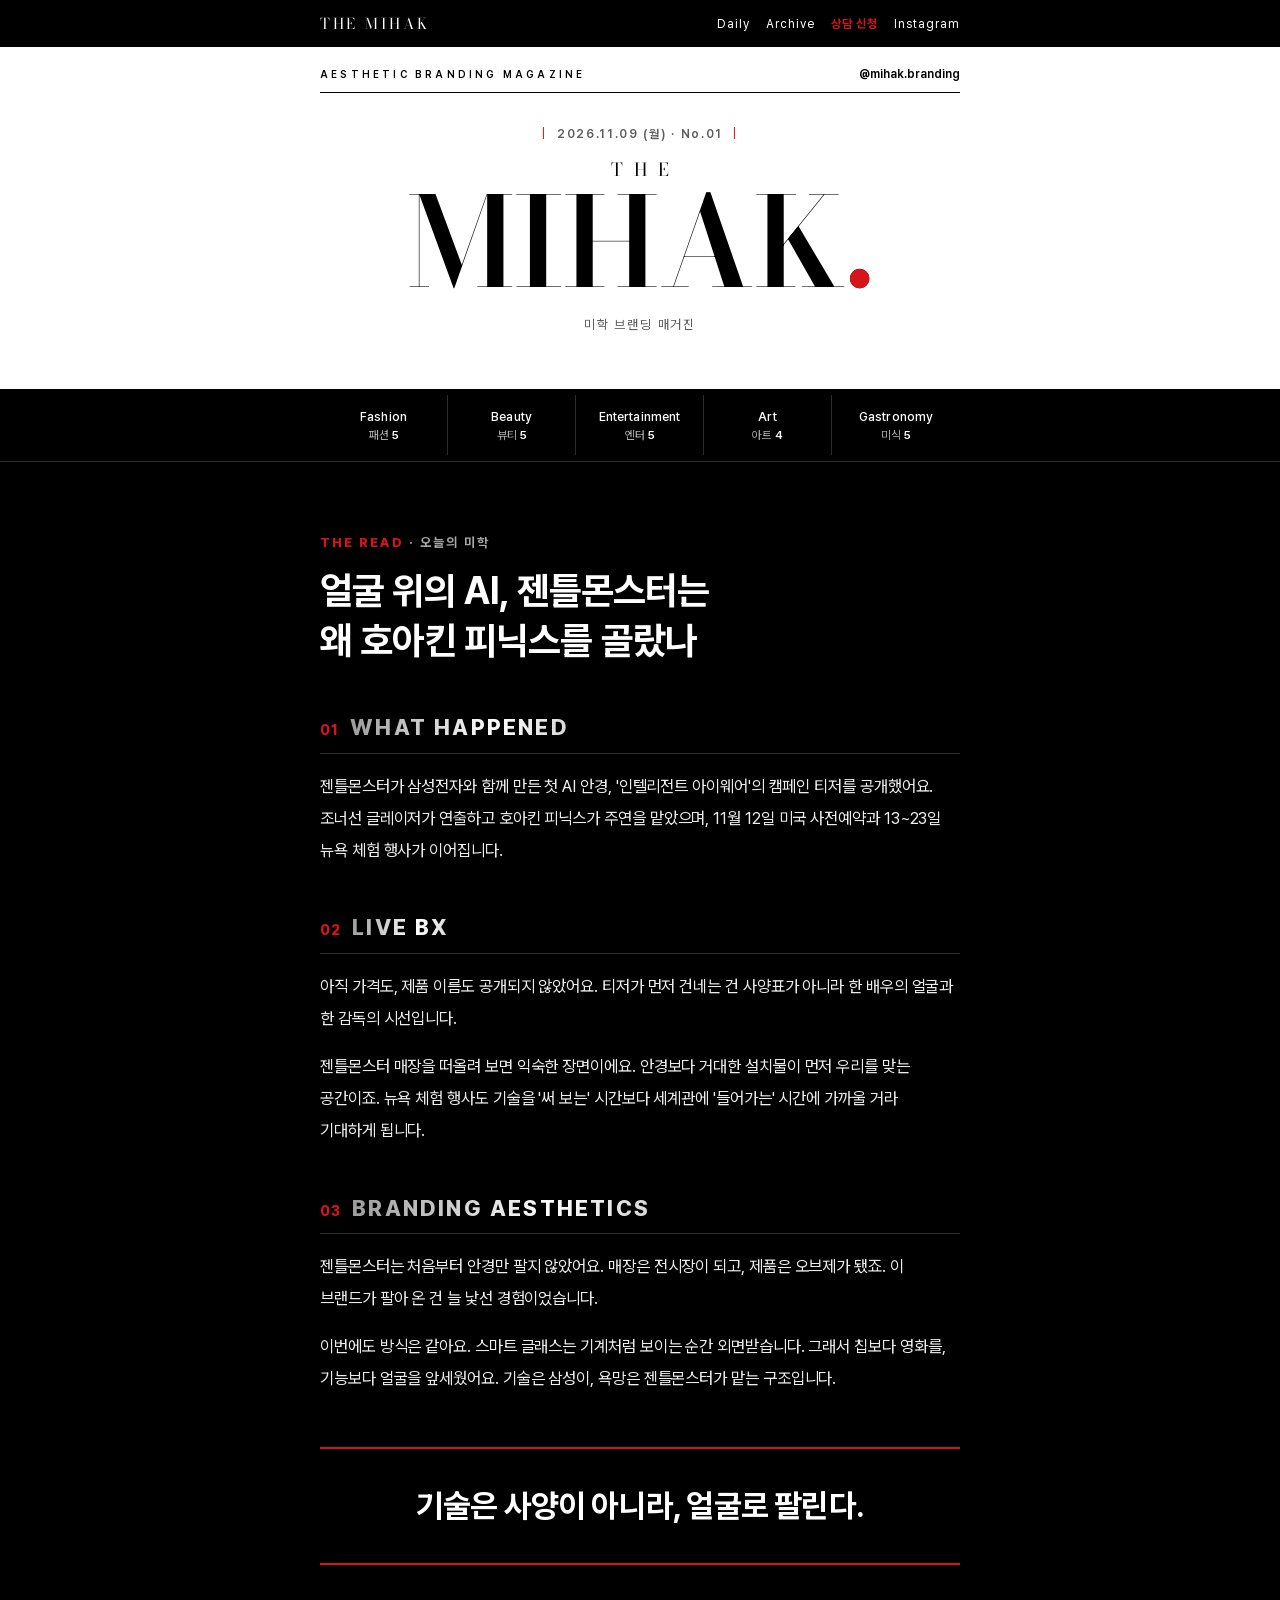
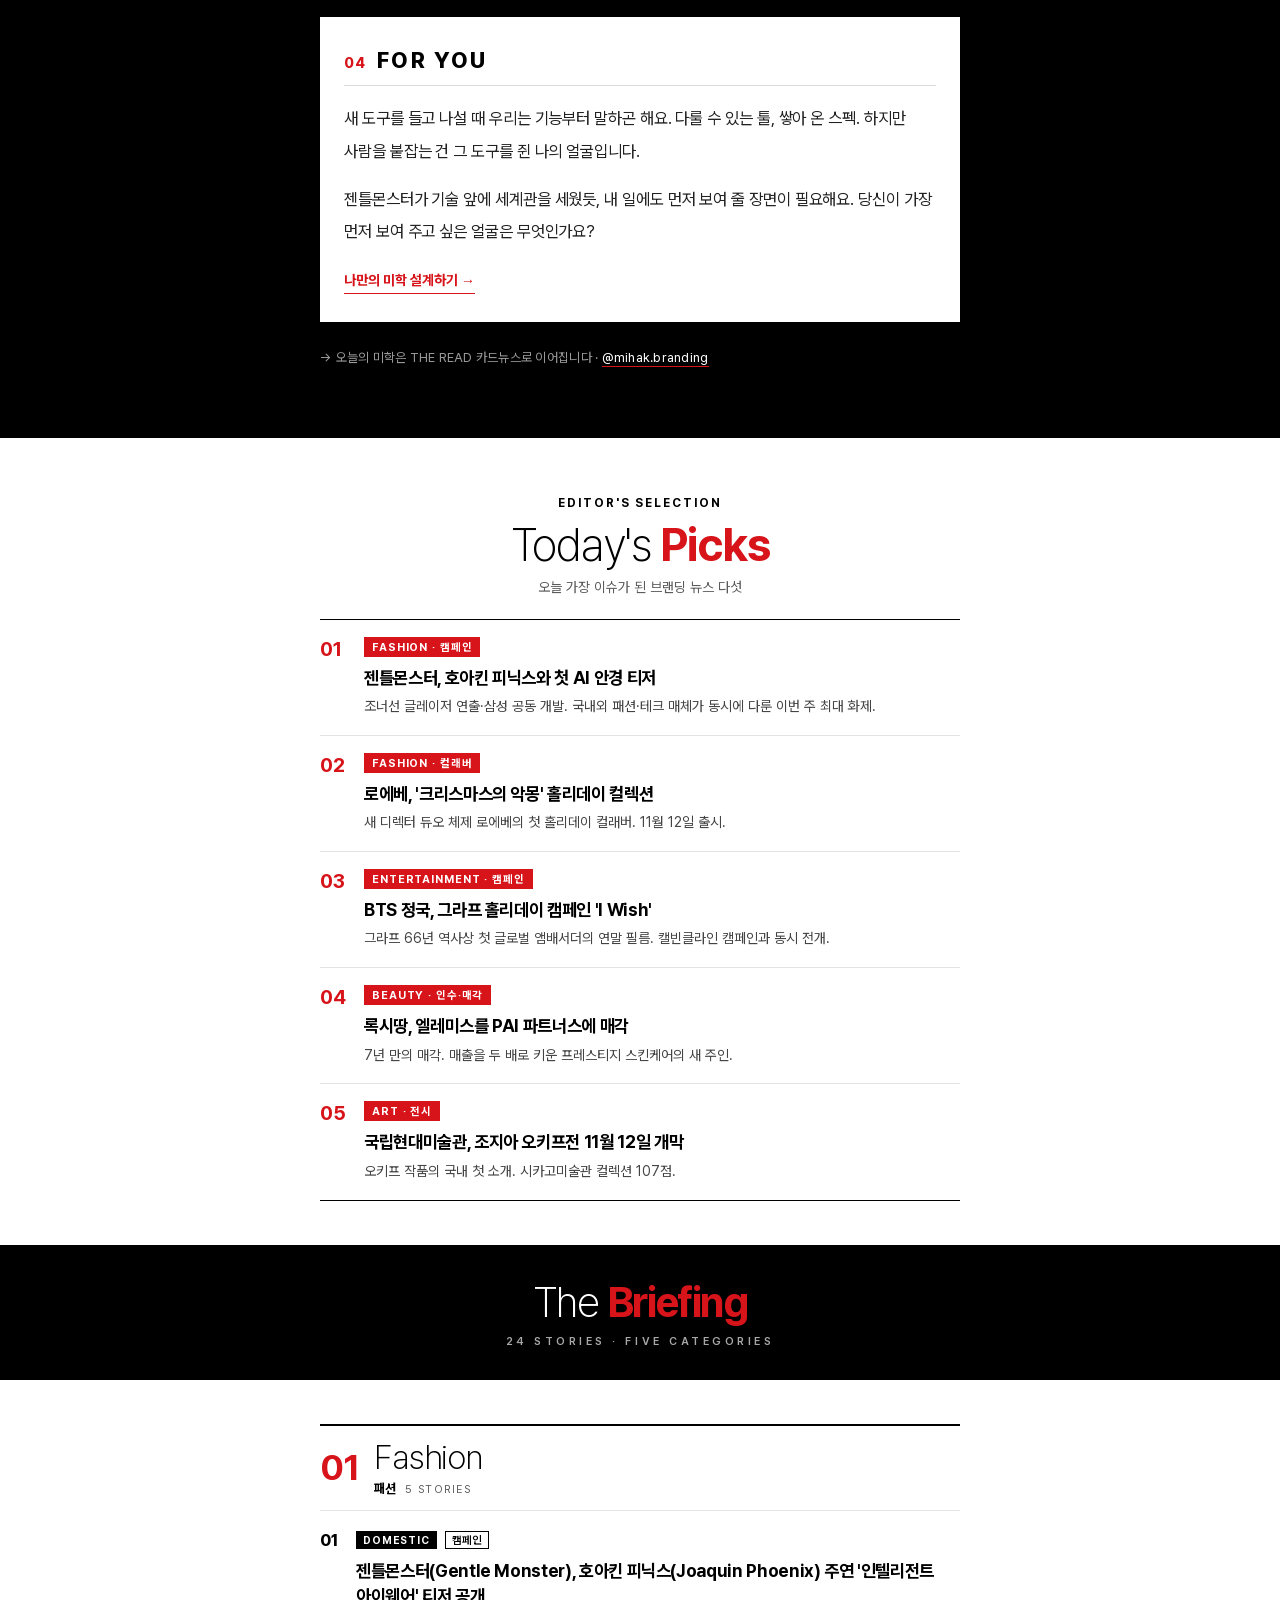
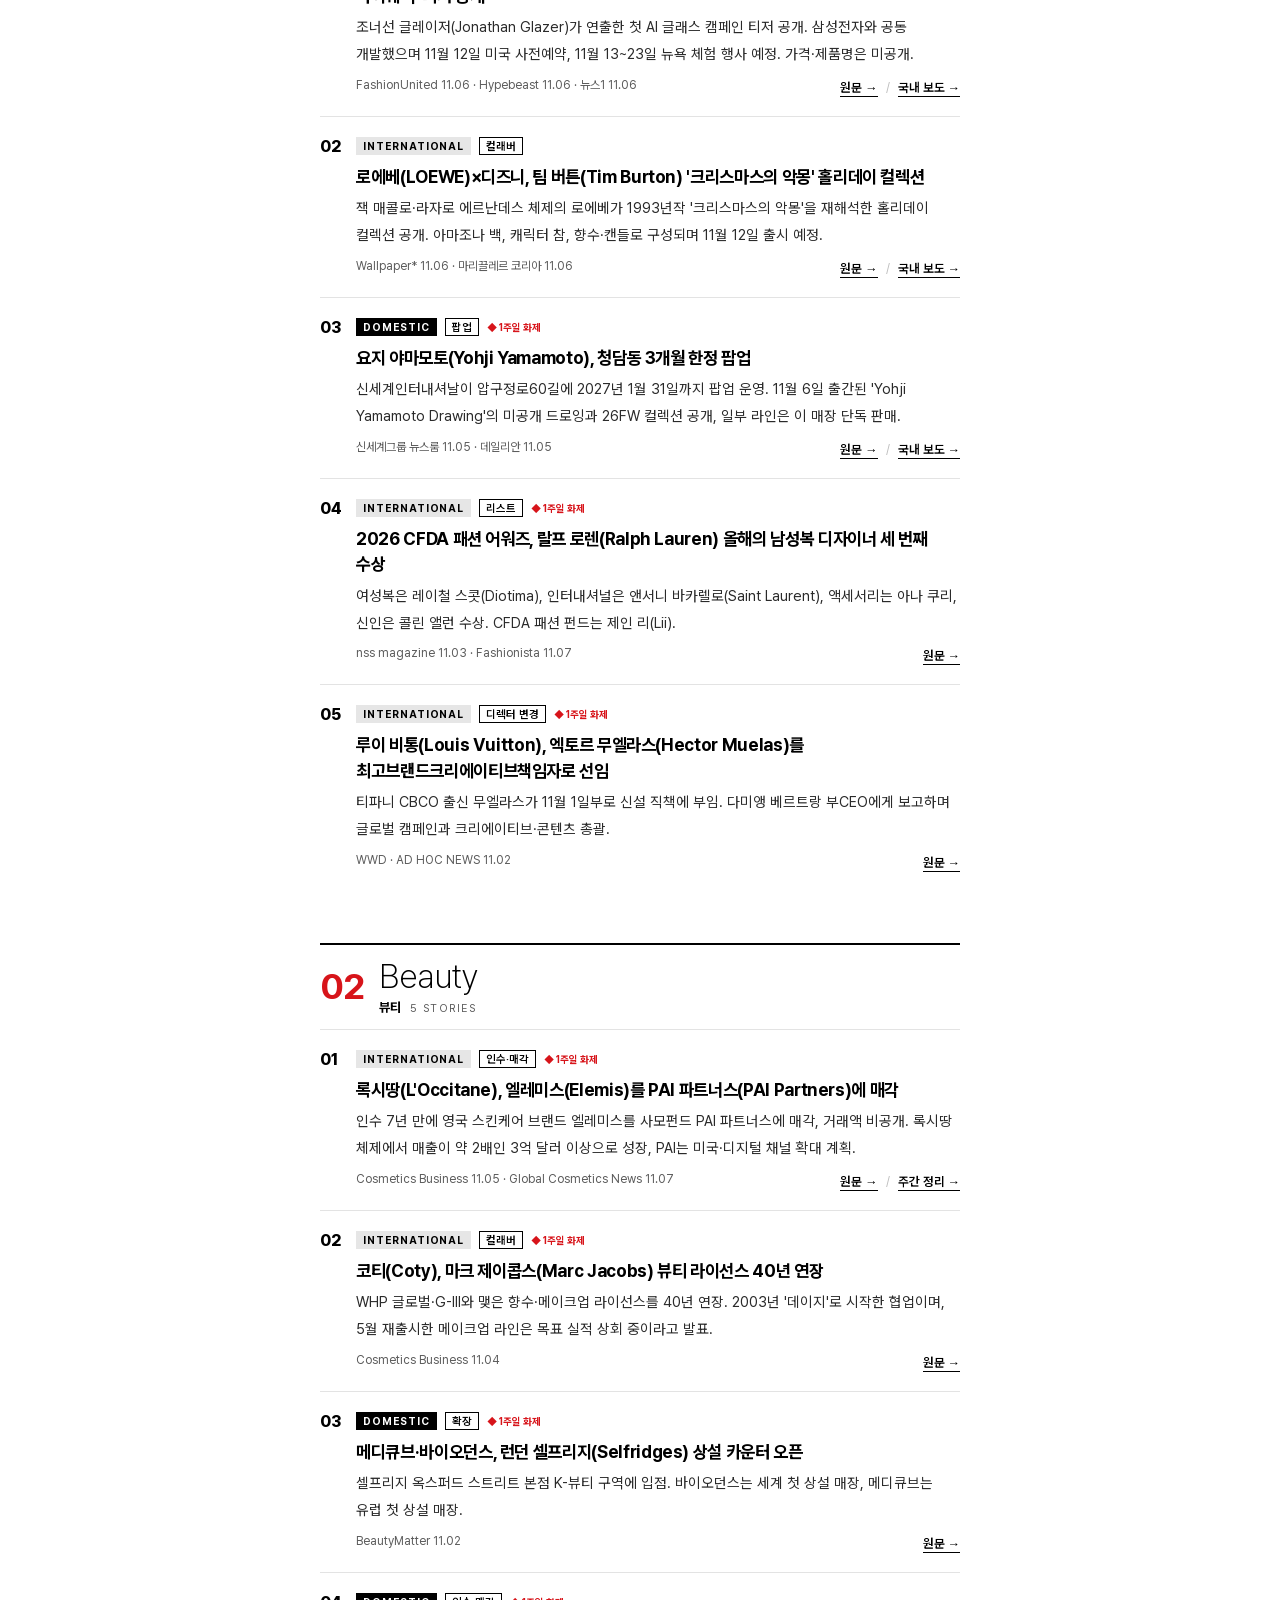
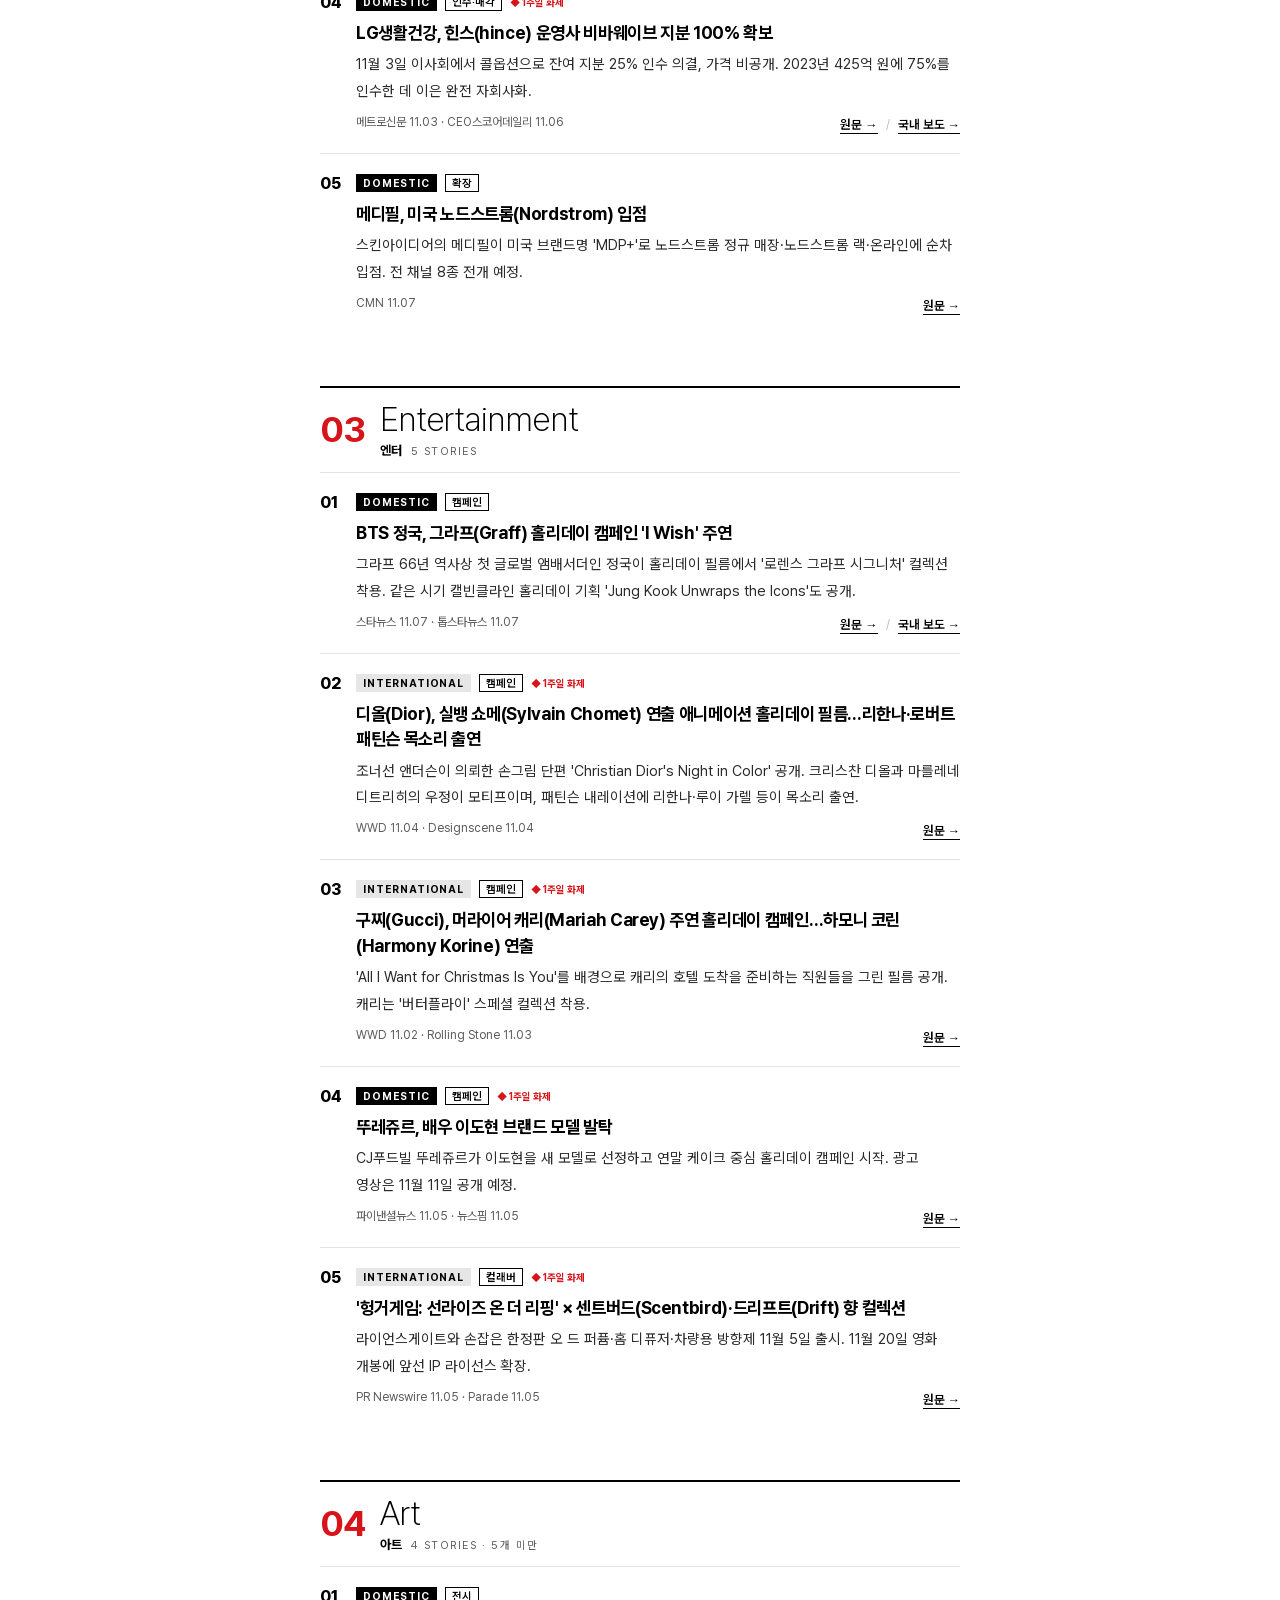
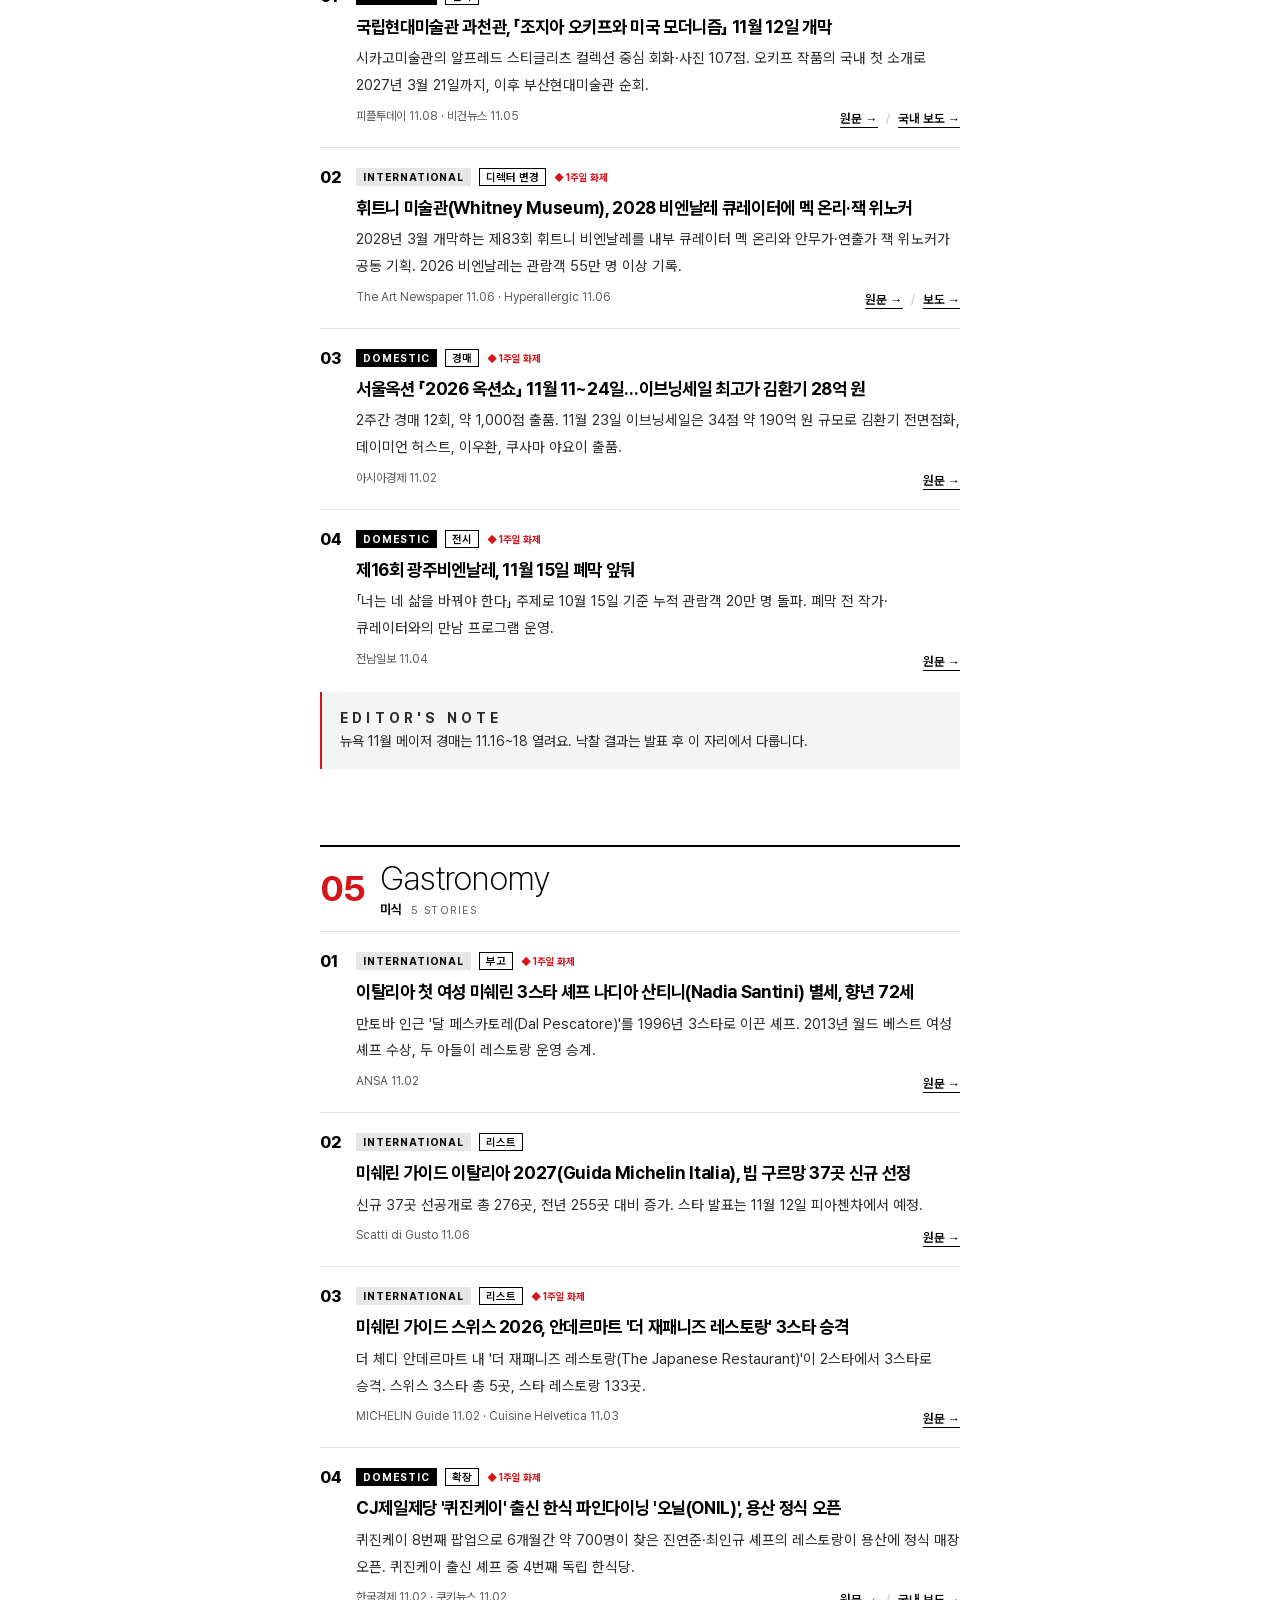
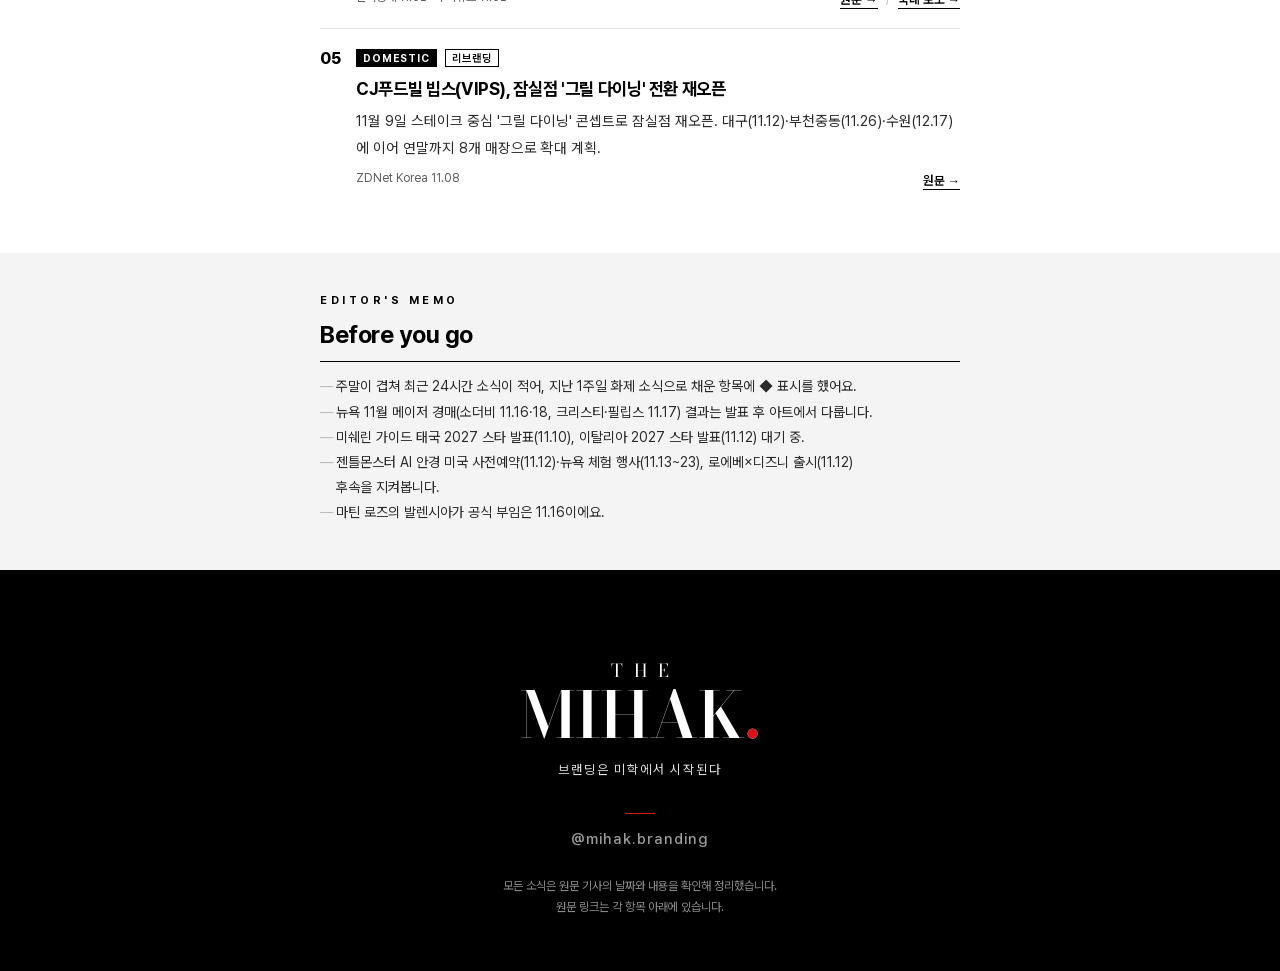
<file: index.html>
<!doctype html>
<html lang="ko">
<head>
<meta charset="utf-8">
<meta name="viewport" content="width=device-width, initial-scale=1, viewport-fit=cover">
<title>THE MIHAK — 더 미학 데일리</title>
<meta name="description" content="미학 브랜딩 매거진. 매일 아침 패션·뷰티·엔터·아트·미식 브랜딩 뉴스와 THE READ.">
<meta property="og:title" content="THE MIHAK — 더 미학 데일리">
<meta property="og:description" content="미학 브랜딩 매거진. 매일 아침 패션·뷰티·엔터·아트·미식 브랜딩 뉴스와 THE READ.">
<meta property="og:site_name" content="THE MIHAK">
<link rel="preconnect" href="https://fonts.googleapis.com"><link rel="preconnect" href="https://fonts.gstatic.com" crossorigin>
<link rel="stylesheet" href="https://fonts.googleapis.com/css2?family=Bodoni+Moda:ital,opsz,wght@0,6..96,400..900;1,6..96,400..900&display=swap">
<style>@font-face{font-family:'Pretendard';src:url('assets/fonts/PretendardVariable.woff2') format('woff2');font-weight:45 920;font-display:swap}</style>
<link rel="stylesheet" href="assets/mihak.css">
</head>
<body>
<div class="topnav"><div class="wrap"><a class="brand" href="">THE MIHAK</a><nav>
<a href="">Daily</a><a href="archive/">Archive</a><a class="cta" href="https://forms.gle/mGsi1SWmPyqKrdEK9" target="_blank" rel="noopener">상담 신청</a><a href="https://www.instagram.com/mihak.branding/" target="_blank" rel="noopener">Instagram</a></nav></div></div>
<header class="mast"><div class="wrap">
<div class="folio"><span class="cap">Aesthetic Branding Magazine</span><a href="https://www.instagram.com/mihak.branding/" target="_blank" rel="noopener">@mihak.branding</a></div>
<p class="date"><i>|</i>2026.11.09 (월) · No.01<i>|</i></p>
<div class="logo"><span class="the">THE</span><span class="mk">MIHAK<span class="dot">.</span></span></div>
<p class="tagline">미학 브랜딩 매거진</p>
</div></header>
<nav class="toc" aria-label="카테고리"><div class="wrap"><a class="toc-item" href="#c1"><span class="toc-en">Fashion</span><span class="toc-ko">패션 <b>5</b></span></a><a class="toc-item" href="#c2"><span class="toc-en">Beauty</span><span class="toc-ko">뷰티 <b>5</b></span></a><a class="toc-item" href="#c3"><span class="toc-en">Entertainment</span><span class="toc-ko">엔터 <b>5</b></span></a><a class="toc-item" href="#c4"><span class="toc-en">Art</span><span class="toc-ko">아트 <b>4</b></span></a><a class="toc-item" href="#c5"><span class="toc-en">Gastronomy</span><span class="toc-ko">미식 <b>5</b></span></a></div></nav>
<section class="read"><div class="wrap">
<p class="kick"><b>THE READ</b> · 오늘의 미학</p>
<h2>얼굴 위의 AI, 젠틀몬스터는 왜 호아킨 피닉스를 골랐나</h2>
<div class="rs"><p class="rs-k"><span class="rs-n">01</span><span class="rs-t">WHAT HAPPENED</span></p><p>젠틀몬스터가 삼성전자와 함께 만든 첫 AI 안경, &#x27;인텔리전트 아이웨어&#x27;의 캠페인 티저를 공개했어요. 조너선 글레이저가 연출하고 호아킨 피닉스가 주연을 맡았으며, 11월 12일 미국 사전예약과 13~23일 뉴욕 체험 행사가 이어집니다.</p></div><div class="rs"><p class="rs-k"><span class="rs-n">02</span><span class="rs-t">LIVE BX</span></p><p>아직 가격도, 제품 이름도 공개되지 않았어요. 티저가 먼저 건네는 건 사양표가 아니라 한 배우의 얼굴과 한 감독의 시선입니다.</p><p>젠틀몬스터 매장을 떠올려 보면 익숙한 장면이에요. 안경보다 거대한 설치물이 먼저 우리를 맞는 공간이죠. 뉴욕 체험 행사도 기술을 &#x27;써 보는&#x27; 시간보다 세계관에 &#x27;들어가는&#x27; 시간에 가까울 거라 기대하게 됩니다.</p></div><div class="rs"><p class="rs-k"><span class="rs-n">03</span><span class="rs-t">BRANDING AESTHETICS</span></p><p>젠틀몬스터는 처음부터 안경만 팔지 않았어요. 매장은 전시장이 되고, 제품은 오브제가 됐죠. 이 브랜드가 팔아 온 건 늘 낯선 경험이었습니다.</p><p>이번에도 방식은 같아요. 스마트 글래스는 기계처럼 보이는 순간 외면받습니다. 그래서 칩보다 영화를, 기능보다 얼굴을 앞세웠어요. 기술은 삼성이, 욕망은 젠틀몬스터가 맡는 구조입니다.</p></div><blockquote class="rq">기술은 사양이 아니라, 얼굴로 팔린다.</blockquote><div class="fy"><p class="rs-k"><span class="rs-n">04</span><span class="rs-t">FOR YOU</span></p><p>새 도구를 들고 나설 때 우리는 기능부터 말하곤 해요. 다룰 수 있는 툴, 쌓아 온 스펙. 하지만 사람을 붙잡는 건 그 도구를 쥔 나의 얼굴입니다.</p><p>젠틀몬스터가 기술 앞에 세계관을 세웠듯, 내 일에도 먼저 보여 줄 장면이 필요해요. 당신이 가장 먼저 보여 주고 싶은 얼굴은 무엇인가요?</p><a class="fy-cta" href="https://forms.gle/mGsi1SWmPyqKrdEK9" target="_blank" rel="noopener">나만의 미학 설계하기 <span class="arr">→</span></a></div>
<p class="card">→ 오늘의 미학은 THE READ 카드뉴스로 이어집니다 · <a href="https://www.instagram.com/mihak.branding/" target="_blank" rel="noopener">@mihak.branding</a></p>
</div></section>
<section class="picks"><div class="wrap">
<div class="sec-head"><p class="bar">EDITOR'S SELECTION</p><h2>Today's <em>Picks</em></h2><p>오늘 가장 이슈가 된 브랜딩 뉴스 다섯</p></div>
<ol><li class="pick"><span class="pick-no">01</span><div class="pick-body"><span class="chip">FASHION · 캠페인</span><p class="pick-h">젠틀몬스터, 호아킨 피닉스와 첫 AI 안경 티저</p><p class="pick-why">조너선 글레이저 연출·삼성 공동 개발. 국내외 패션·테크 매체가 동시에 다룬 이번 주 최대 화제.</p></div></li><li class="pick"><span class="pick-no">02</span><div class="pick-body"><span class="chip">FASHION · 컬래버</span><p class="pick-h">로에베, &#x27;크리스마스의 악몽&#x27; 홀리데이 컬렉션</p><p class="pick-why">새 디렉터 듀오 체제 로에베의 첫 홀리데이 컬래버. 11월 12일 출시.</p></div></li><li class="pick"><span class="pick-no">03</span><div class="pick-body"><span class="chip">ENTERTAINMENT · 캠페인</span><p class="pick-h">BTS 정국, 그라프 홀리데이 캠페인 &#x27;I Wish&#x27;</p><p class="pick-why">그라프 66년 역사상 첫 글로벌 앰배서더의 연말 필름. 캘빈클라인 캠페인과 동시 전개.</p></div></li><li class="pick"><span class="pick-no">04</span><div class="pick-body"><span class="chip">BEAUTY · 인수·매각</span><p class="pick-h">록시땅, 엘레미스를 PAI 파트너스에 매각</p><p class="pick-why">7년 만의 매각. 매출을 두 배로 키운 프레스티지 스킨케어의 새 주인.</p></div></li><li class="pick"><span class="pick-no">05</span><div class="pick-body"><span class="chip">ART · 전시</span><p class="pick-h">국립현대미술관, 조지아 오키프전 11월 12일 개막</p><p class="pick-why">오키프 작품의 국내 첫 소개. 시카고미술관 컬렉션 107점.</p></div></li></ol>
</div></section>
<div class="band"><div class="wrap"><div class="b-t">The <em>Briefing</em></div><span class="cap">24 stories · five categories</span></div></div>
<section class="cat" id="c1"><div class="wrap"><header class="cat-head"><span class="cat-idx">01</span><div><span class="cat-en">Fashion</span><span class="cat-sub"><b>패션</b>5 STORIES</span></div></header><article class="item"><span class="item-no">01</span><div class="item-body"><div class="item-meta"><span class="side dom">DOMESTIC</span><span class="type">캠페인</span></div><h3 class="item-h">젠틀몬스터(Gentle Monster), 호아킨 피닉스(Joaquin Phoenix) 주연 &#x27;인텔리전트 아이웨어&#x27; 티저 공개</h3><p class="item-s">조너선 글레이저(Jonathan Glazer)가 연출한 첫 AI 글래스 캠페인 티저 공개. 삼성전자와 공동 개발했으며 11월 12일 미국 사전예약, 11월 13~23일 뉴욕 체험 행사 예정. 가격·제품명은 미공개.</p><div class="item-src"><span>FashionUnited 11.06 · Hypebeast 11.06 · 뉴스1 11.06</span><span class="links"><a href="https://fashionunited.com/news/fashion/gentle-monster-reveals-first-look-at-intelligent-eyewear-film-with-joaquin-phoenix/2026110675611" target="_blank" rel="noopener">원문 <span class="arr">→</span></a><span class="sep">/</span><a href="https://www.news1.kr/industry/distribution/6346113" target="_blank" rel="noopener">국내 보도 <span class="arr">→</span></a></span></div></div></article><article class="item"><span class="item-no">02</span><div class="item-body"><div class="item-meta"><span class="side glo">INTERNATIONAL</span><span class="type">컬래버</span></div><h3 class="item-h">로에베(LOEWE)×디즈니, 팀 버튼(Tim Burton) &#x27;크리스마스의 악몽&#x27; 홀리데이 컬렉션</h3><p class="item-s">잭 매콜로·라자로 에르난데스 체제의 로에베가 1993년작 &#x27;크리스마스의 악몽&#x27;을 재해석한 홀리데이 컬렉션 공개. 아마조나 백, 캐릭터 참, 향수·캔들로 구성되며 11월 12일 출시 예정.</p><div class="item-src"><span>Wallpaper* 11.06 · 마리끌레르 코리아 11.06</span><span class="links"><a href="https://www.wallpaper.com/fashion-beauty/loewe-tim-burton-disney-the-nightmare-before-christmas-collection" target="_blank" rel="noopener">원문 <span class="arr">→</span></a><span class="sep">/</span><a href="https://www.marieclairekorea.com/?p=573111" target="_blank" rel="noopener">국내 보도 <span class="arr">→</span></a></span></div></div></article><article class="item"><span class="item-no">03</span><div class="item-body"><div class="item-meta"><span class="side dom">DOMESTIC</span><span class="type">팝업</span><span class="wid">◆ 1주일 화제</span></div><h3 class="item-h">요지 야마모토(Yohji Yamamoto), 청담동 3개월 한정 팝업</h3><p class="item-s">신세계인터내셔날이 압구정로60길에 2027년 1월 31일까지 팝업 운영. 11월 6일 출간된 &#x27;Yohji Yamamoto Drawing&#x27;의 미공개 드로잉과 26FW 컬렉션 공개, 일부 라인은 이 매장 단독 판매.</p><div class="item-src"><span>신세계그룹 뉴스룸 11.05 · 데일리안 11.05</span><span class="links"><a href="https://www.shinsegaegroupnewsroom.com/yohji-yamamoto-opens-a-pop-up-store-in-cheongdam-dong/" target="_blank" rel="noopener">원문 <span class="arr">→</span></a><span class="sep">/</span><a href="https://www.dailian.co.kr/news/view/1711057/" target="_blank" rel="noopener">국내 보도 <span class="arr">→</span></a></span></div></div></article><article class="item"><span class="item-no">04</span><div class="item-body"><div class="item-meta"><span class="side glo">INTERNATIONAL</span><span class="type">리스트</span><span class="wid">◆ 1주일 화제</span></div><h3 class="item-h">2026 CFDA 패션 어워즈, 랄프 로렌(Ralph Lauren) 올해의 남성복 디자이너 세 번째 수상</h3><p class="item-s">여성복은 레이철 스콧(Diotima), 인터내셔널은 앤서니 바카렐로(Saint Laurent), 액세서리는 아나 쿠리, 신인은 콜린 앨런 수상. CFDA 패션 펀드는 제인 리(Lii).</p><div class="item-src"><span>nss magazine 11.03 · Fashionista 11.07</span><span class="links"><a href="https://www.nssmag.com/en/fashion/47525/rachel-scott-and-ralph-lauren-are-the-cfda-american-designer-of-the-year" target="_blank" rel="noopener">원문 <span class="arr">→</span></a></span></div></div></article><article class="item"><span class="item-no">05</span><div class="item-body"><div class="item-meta"><span class="side glo">INTERNATIONAL</span><span class="type">디렉터 변경</span><span class="wid">◆ 1주일 화제</span></div><h3 class="item-h">루이 비통(Louis Vuitton), 엑토르 무엘라스(Hector Muelas)를 최고브랜드크리에이티브책임자로 선임</h3><p class="item-s">티파니 CBCO 출신 무엘라스가 11월 1일부로 신설 직책에 부임. 다미앵 베르트랑 부CEO에게 보고하며 글로벌 캠페인과 크리에이티브·콘텐츠 총괄.</p><div class="item-src"><span>WWD · AD HOC NEWS 11.02</span><span class="links"><a href="https://ad-hoc-news.de/boerse/news/corporate-news/lvmh-stock-gets-new-louis-vuitton-brand-chief/70444328" target="_blank" rel="noopener">원문 <span class="arr">→</span></a></span></div></div></article></div></section><section class="cat" id="c2"><div class="wrap"><header class="cat-head"><span class="cat-idx">02</span><div><span class="cat-en">Beauty</span><span class="cat-sub"><b>뷰티</b>5 STORIES</span></div></header><article class="item"><span class="item-no">01</span><div class="item-body"><div class="item-meta"><span class="side glo">INTERNATIONAL</span><span class="type">인수·매각</span><span class="wid">◆ 1주일 화제</span></div><h3 class="item-h">록시땅(L&#x27;Occitane), 엘레미스(Elemis)를 PAI 파트너스(PAI Partners)에 매각</h3><p class="item-s">인수 7년 만에 영국 스킨케어 브랜드 엘레미스를 사모펀드 PAI 파트너스에 매각, 거래액 비공개. 록시땅 체제에서 매출이 약 2배인 3억 달러 이상으로 성장, PAI는 미국·디지털 채널 확대 계획.</p><div class="item-src"><span>Cosmetics Business 11.05 · Global Cosmetics News 11.07</span><span class="links"><a href="https://cosmeticsbusiness.com/l-occitane-group-offloads-elemis-to-pai-partners" target="_blank" rel="noopener">원문 <span class="arr">→</span></a><span class="sep">/</span><a href="https://www.globalcosmeticsnews.com/global-cosmetics-news-weekly-review-week-45-november-2026/" target="_blank" rel="noopener">주간 정리 <span class="arr">→</span></a></span></div></div></article><article class="item"><span class="item-no">02</span><div class="item-body"><div class="item-meta"><span class="side glo">INTERNATIONAL</span><span class="type">컬래버</span><span class="wid">◆ 1주일 화제</span></div><h3 class="item-h">코티(Coty), 마크 제이콥스(Marc Jacobs) 뷰티 라이선스 40년 연장</h3><p class="item-s">WHP 글로벌·G-III와 맺은 향수·메이크업 라이선스를 40년 연장. 2003년 &#x27;데이지&#x27;로 시작한 협업이며, 5월 재출시한 메이크업 라인은 목표 실적 상회 중이라고 발표.</p><div class="item-src"><span>Cosmetics Business 11.04</span><span class="links"><a href="https://cosmeticsbusiness.com/coty-extends-marc-jacobs-beauty-license-for-40-years" target="_blank" rel="noopener">원문 <span class="arr">→</span></a></span></div></div></article><article class="item"><span class="item-no">03</span><div class="item-body"><div class="item-meta"><span class="side dom">DOMESTIC</span><span class="type">확장</span><span class="wid">◆ 1주일 화제</span></div><h3 class="item-h">메디큐브·바이오던스, 런던 셀프리지(Selfridges) 상설 카운터 오픈</h3><p class="item-s">셀프리지 옥스퍼드 스트리트 본점 K-뷰티 구역에 입점. 바이오던스는 세계 첫 상설 매장, 메디큐브는 유럽 첫 상설 매장.</p><div class="item-src"><span>BeautyMatter 11.02</span><span class="links"><a href="https://beautymatter.com/articles/selfridges-medicube-biodance" target="_blank" rel="noopener">원문 <span class="arr">→</span></a></span></div></div></article><article class="item"><span class="item-no">04</span><div class="item-body"><div class="item-meta"><span class="side dom">DOMESTIC</span><span class="type">인수·매각</span><span class="wid">◆ 1주일 화제</span></div><h3 class="item-h">LG생활건강, 힌스(hince) 운영사 비바웨이브 지분 100% 확보</h3><p class="item-s">11월 3일 이사회에서 콜옵션으로 잔여 지분 25% 인수 의결, 가격 비공개. 2023년 425억 원에 75%를 인수한 데 이은 완전 자회사화.</p><div class="item-src"><span>메트로신문 11.03 · CEO스코어데일리 11.06</span><span class="links"><a href="https://www.metroseoul.co.kr/article/20261103500451" target="_blank" rel="noopener">원문 <span class="arr">→</span></a><span class="sep">/</span><a href="https://ceoscoredaily.com/page/view/2026110416211371081" target="_blank" rel="noopener">국내 보도 <span class="arr">→</span></a></span></div></div></article><article class="item"><span class="item-no">05</span><div class="item-body"><div class="item-meta"><span class="side dom">DOMESTIC</span><span class="type">확장</span></div><h3 class="item-h">메디필, 미국 노드스트롬(Nordstrom) 입점</h3><p class="item-s">스킨아이디어의 메디필이 미국 브랜드명 &#x27;MDP+&#x27;로 노드스트롬 정규 매장·노드스트롬 랙·온라인에 순차 입점. 전 채널 8종 전개 예정.</p><div class="item-src"><span>CMN 11.07</span><span class="links"><a href="https://www.cmn.co.kr/sub/news/news_view.asp?news_idx=51491" target="_blank" rel="noopener">원문 <span class="arr">→</span></a></span></div></div></article></div></section><section class="cat" id="c3"><div class="wrap"><header class="cat-head"><span class="cat-idx">03</span><div><span class="cat-en">Entertainment</span><span class="cat-sub"><b>엔터</b>5 STORIES</span></div></header><article class="item"><span class="item-no">01</span><div class="item-body"><div class="item-meta"><span class="side dom">DOMESTIC</span><span class="type">캠페인</span></div><h3 class="item-h">BTS 정국, 그라프(Graff) 홀리데이 캠페인 &#x27;I Wish&#x27; 주연</h3><p class="item-s">그라프 66년 역사상 첫 글로벌 앰배서더인 정국이 홀리데이 필름에서 &#x27;로렌스 그라프 시그니처&#x27; 컬렉션 착용. 같은 시기 캘빈클라인 홀리데이 기획 &#x27;Jung Kook Unwraps the Icons&#x27;도 공개.</p><div class="item-src"><span>스타뉴스 11.07 · 톱스타뉴스 11.07</span><span class="links"><a href="https://www.starnewskorea.com/en/star/2026/11/07/2026110707380887084" target="_blank" rel="noopener">원문 <span class="arr">→</span></a><span class="sep">/</span><a href="https://www.topstarnews.net/news/articleView.html?idxno=16270426" target="_blank" rel="noopener">국내 보도 <span class="arr">→</span></a></span></div></div></article><article class="item"><span class="item-no">02</span><div class="item-body"><div class="item-meta"><span class="side glo">INTERNATIONAL</span><span class="type">캠페인</span><span class="wid">◆ 1주일 화제</span></div><h3 class="item-h">디올(Dior), 실뱅 쇼메(Sylvain Chomet) 연출 애니메이션 홀리데이 필름…리한나·로버트 패틴슨 목소리 출연</h3><p class="item-s">조너선 앤더슨이 의뢰한 손그림 단편 &#x27;Christian Dior&#x27;s Night in Color&#x27; 공개. 크리스찬 디올과 마를레네 디트리히의 우정이 모티프이며, 패틴슨 내레이션에 리한나·루이 가렐 등이 목소리 출연.</p><div class="item-src"><span>WWD 11.04 · Designscene 11.04</span><span class="links"><a href="https://www.designscene.net/2026/11/dior-holiday-2026.html" target="_blank" rel="noopener">원문 <span class="arr">→</span></a></span></div></div></article><article class="item"><span class="item-no">03</span><div class="item-body"><div class="item-meta"><span class="side glo">INTERNATIONAL</span><span class="type">캠페인</span><span class="wid">◆ 1주일 화제</span></div><h3 class="item-h">구찌(Gucci), 머라이어 캐리(Mariah Carey) 주연 홀리데이 캠페인…하모니 코린(Harmony Korine) 연출</h3><p class="item-s">&#x27;All I Want for Christmas Is You&#x27;를 배경으로 캐리의 호텔 도착을 준비하는 직원들을 그린 필름 공개. 캐리는 &#x27;버터플라이&#x27; 스페셜 컬렉션 착용.</p><div class="item-src"><span>WWD 11.02 · Rolling Stone 11.03</span><span class="links"><a href="https://readdork.com/news/mariah-carey-gucci-holiday-campaign-harmony-korine-3adbb278bb" target="_blank" rel="noopener">원문 <span class="arr">→</span></a></span></div></div></article><article class="item"><span class="item-no">04</span><div class="item-body"><div class="item-meta"><span class="side dom">DOMESTIC</span><span class="type">캠페인</span><span class="wid">◆ 1주일 화제</span></div><h3 class="item-h">뚜레쥬르, 배우 이도현 브랜드 모델 발탁</h3><p class="item-s">CJ푸드빌 뚜레쥬르가 이도현을 새 모델로 선정하고 연말 케이크 중심 홀리데이 캠페인 시작. 광고 영상은 11월 11일 공개 예정.</p><div class="item-src"><span>파이낸셜뉴스 11.05 · 뉴스핌 11.05</span><span class="links"><a href="https://www.fnnews.com/news/202611050915373843" target="_blank" rel="noopener">원문 <span class="arr">→</span></a></span></div></div></article><article class="item"><span class="item-no">05</span><div class="item-body"><div class="item-meta"><span class="side glo">INTERNATIONAL</span><span class="type">컬래버</span><span class="wid">◆ 1주일 화제</span></div><h3 class="item-h">&#x27;헝거게임: 선라이즈 온 더 리핑&#x27; × 센트버드(Scentbird)·드리프트(Drift) 향 컬렉션</h3><p class="item-s">라이언스게이트와 손잡은 한정판 오 드 퍼퓸·홈 디퓨저·차량용 방향제 11월 5일 출시. 11월 20일 영화 개봉에 앞선 IP 라이선스 확장.</p><div class="item-src"><span>PR Newswire 11.05 · Parade 11.05</span><span class="links"><a href="https://parade.com/news/new-hunger-games-movie-is-getting-an-unexpected-fragrance-collection-and-fans-can-shop-it-starting-at-15" target="_blank" rel="noopener">원문 <span class="arr">→</span></a></span></div></div></article></div></section><section class="cat" id="c4"><div class="wrap"><header class="cat-head"><span class="cat-idx">04</span><div><span class="cat-en">Art</span><span class="cat-sub"><b>아트</b>4 STORIES · 5개 미만</span></div></header><article class="item"><span class="item-no">01</span><div class="item-body"><div class="item-meta"><span class="side dom">DOMESTIC</span><span class="type">전시</span></div><h3 class="item-h">국립현대미술관 과천관, 「조지아 오키프와 미국 모더니즘」 11월 12일 개막</h3><p class="item-s">시카고미술관의 알프레드 스티글리츠 컬렉션 중심 회화·사진 107점. 오키프 작품의 국내 첫 소개로 2027년 3월 21일까지, 이후 부산현대미술관 순회.</p><div class="item-src"><span>피플투데이 11.08 · 비건뉴스 11.05</span><span class="links"><a href="https://www.epeopletoday.com/news/articleView.html?idxno=22605" target="_blank" rel="noopener">원문 <span class="arr">→</span></a><span class="sep">/</span><a href="https://www.vegannews.co.kr/news/article.html?no=400793" target="_blank" rel="noopener">국내 보도 <span class="arr">→</span></a></span></div></div></article><article class="item"><span class="item-no">02</span><div class="item-body"><div class="item-meta"><span class="side glo">INTERNATIONAL</span><span class="type">디렉터 변경</span><span class="wid">◆ 1주일 화제</span></div><h3 class="item-h">휘트니 미술관(Whitney Museum), 2028 비엔날레 큐레이터에 멕 온리·잭 위노커</h3><p class="item-s">2028년 3월 개막하는 제83회 휘트니 비엔날레를 내부 큐레이터 멕 온리와 안무가·연출가 잭 위노커가 공동 기획. 2026 비엔날레는 관람객 55만 명 이상 기록.</p><div class="item-src"><span>The Art Newspaper 11.06 · Hyperallergic 11.06</span><span class="links"><a href="https://www.theartnewspaper.com/2026/11/06/whitney-biennial-2028-curators-meg-onli-zack-winokur" target="_blank" rel="noopener">원문 <span class="arr">→</span></a><span class="sep">/</span><a href="https://hyperallergic.com/meg-onli-and-zack-winokur-to-curate-2028-whitney-biennial/" target="_blank" rel="noopener">보도 <span class="arr">→</span></a></span></div></div></article><article class="item"><span class="item-no">03</span><div class="item-body"><div class="item-meta"><span class="side dom">DOMESTIC</span><span class="type">경매</span><span class="wid">◆ 1주일 화제</span></div><h3 class="item-h">서울옥션 「2026 옥션쇼」 11월 11~24일…이브닝세일 최고가 김환기 28억 원</h3><p class="item-s">2주간 경매 12회, 약 1,000점 출품. 11월 23일 이브닝세일은 34점 약 190억 원 규모로 김환기 전면점화, 데이미언 허스트, 이우환, 쿠사마 야요이 출품.</p><div class="item-src"><span>아시아경제 11.02</span><span class="links"><a href="https://view.asiae.co.kr/article/2026110217174197150" target="_blank" rel="noopener">원문 <span class="arr">→</span></a></span></div></div></article><article class="item"><span class="item-no">04</span><div class="item-body"><div class="item-meta"><span class="side dom">DOMESTIC</span><span class="type">전시</span><span class="wid">◆ 1주일 화제</span></div><h3 class="item-h">제16회 광주비엔날레, 11월 15일 폐막 앞둬</h3><p class="item-s">「너는 네 삶을 바꿔야 한다」 주제로 10월 15일 기준 누적 관람객 20만 명 돌파. 폐막 전 작가·큐레이터와의 만남 프로그램 운영.</p><div class="item-src"><span>전남일보 11.04</span><span class="links"><a href="https://www.jnilbo.com/news/articleView.html?idxno=90000079519" target="_blank" rel="noopener">원문 <span class="arr">→</span></a></span></div></div></article><div class="note"><p class="note-k">EDITOR'S NOTE</p><p>뉴욕 11월 메이저 경매는 11.16~18 열려요. 낙찰 결과는 발표 후 이 자리에서 다룹니다.</p></div></div></section><section class="cat" id="c5"><div class="wrap"><header class="cat-head"><span class="cat-idx">05</span><div><span class="cat-en">Gastronomy</span><span class="cat-sub"><b>미식</b>5 STORIES</span></div></header><article class="item"><span class="item-no">01</span><div class="item-body"><div class="item-meta"><span class="side glo">INTERNATIONAL</span><span class="type">부고</span><span class="wid">◆ 1주일 화제</span></div><h3 class="item-h">이탈리아 첫 여성 미쉐린 3스타 셰프 나디아 산티니(Nadia Santini) 별세, 향년 72세</h3><p class="item-s">만토바 인근 &#x27;달 페스카토레(Dal Pescatore)&#x27;를 1996년 3스타로 이끈 셰프. 2013년 월드 베스트 여성 셰프 수상, 두 아들이 레스토랑 운영 승계.</p><div class="item-src"><span>ANSA 11.02</span><span class="links"><a href="https://www.ansa.it/english/news/lifestyle/food_wine/2026/11/02/first-italian-3-star-female-chef-dies-at-72_7c5b4284-10a1-4694-91c4-360b9217d7f2.html" target="_blank" rel="noopener">원문 <span class="arr">→</span></a></span></div></div></article><article class="item"><span class="item-no">02</span><div class="item-body"><div class="item-meta"><span class="side glo">INTERNATIONAL</span><span class="type">리스트</span></div><h3 class="item-h">미쉐린 가이드 이탈리아 2027(Guida Michelin Italia), 빕 구르망 37곳 신규 선정</h3><p class="item-s">신규 37곳 선공개로 총 276곳, 전년 255곳 대비 증가. 스타 발표는 11월 12일 피아첸차에서 예정.</p><div class="item-src"><span>Scatti di Gusto 11.06</span><span class="links"><a href="https://www.scattidigusto.it/bib-gourmand-michelin-2027" target="_blank" rel="noopener">원문 <span class="arr">→</span></a></span></div></div></article><article class="item"><span class="item-no">03</span><div class="item-body"><div class="item-meta"><span class="side glo">INTERNATIONAL</span><span class="type">리스트</span><span class="wid">◆ 1주일 화제</span></div><h3 class="item-h">미쉐린 가이드 스위스 2026, 안데르마트 &#x27;더 재패니즈 레스토랑&#x27; 3스타 승격</h3><p class="item-s">더 체디 안데르마트 내 &#x27;더 재패니즈 레스토랑(The Japanese Restaurant)&#x27;이 2스타에서 3스타로 승격. 스위스 3스타 총 5곳, 스타 레스토랑 133곳.</p><div class="item-src"><span>MICHELIN Guide 11.02 · Cuisine Helvetica 11.03</span><span class="links"><a href="https://guide.michelin.com/en/article/michelin-guide-ceremony/michelin-guide-switzerland-2026-andermatt-three-stars" target="_blank" rel="noopener">원문 <span class="arr">→</span></a></span></div></div></article><article class="item"><span class="item-no">04</span><div class="item-body"><div class="item-meta"><span class="side dom">DOMESTIC</span><span class="type">확장</span><span class="wid">◆ 1주일 화제</span></div><h3 class="item-h">CJ제일제당 &#x27;퀴진케이&#x27; 출신 한식 파인다이닝 &#x27;오닐(ONIL)&#x27;, 용산 정식 오픈</h3><p class="item-s">퀴진케이 8번째 팝업으로 6개월간 약 700명이 찾은 진연준·최인규 셰프의 레스토랑이 용산에 정식 매장 오픈. 퀴진케이 출신 셰프 중 4번째 독립 한식당.</p><div class="item-src"><span>한국경제 11.02 · 쿠키뉴스 11.02</span><span class="links"><a href="https://www.hankyung.com/article/202611029528i" target="_blank" rel="noopener">원문 <span class="arr">→</span></a><span class="sep">/</span><a href="https://www.kukinews.com/article/view/kuk202611020052" target="_blank" rel="noopener">국내 보도 <span class="arr">→</span></a></span></div></div></article><article class="item"><span class="item-no">05</span><div class="item-body"><div class="item-meta"><span class="side dom">DOMESTIC</span><span class="type">리브랜딩</span></div><h3 class="item-h">CJ푸드빌 빕스(VIPS), 잠실점 &#x27;그릴 다이닝&#x27; 전환 재오픈</h3><p class="item-s">11월 9일 스테이크 중심 &#x27;그릴 다이닝&#x27; 콘셉트로 잠실점 재오픈. 대구(11.12)·부천중동(11.26)·수원(12.17)에 이어 연말까지 8개 매장으로 확대 계획.</p><div class="item-src"><span>ZDNet Korea 11.08</span><span class="links"><a href="https://zdnet.co.kr/view/?no=20261108101335" target="_blank" rel="noopener">원문 <span class="arr">→</span></a></span></div></div></article></div></section>
<section class="memo"><div class="wrap"><span class="cap">Editor's Memo</span><p class="m-t">Before you go</p><ul><li>주말이 겹쳐 최근 24시간 소식이 적어, 지난 1주일 화제 소식으로 채운 항목에 ◆ 표시를 했어요.</li><li>뉴욕 11월 메이저 경매(소더비 11.16·18, 크리스티·필립스 11.17) 결과는 발표 후 아트에서 다룹니다.</li><li>미쉐린 가이드 태국 2027 스타 발표(11.10), 이탈리아 2027 스타 발표(11.12) 대기 중.</li><li>젠틀몬스터 AI 안경 미국 사전예약(11.12)·뉴욕 체험 행사(11.13~23), 로에베×디즈니 출시(11.12) 후속을 지켜봅니다.</li><li>마틴 로즈의 발렌시아가 공식 부임은 11.16이에요.</li></ul></div></section>
<footer class="foot"><div class="wrap">
<div class="logo"><span class="the">THE</span><span class="mk">MIHAK<span class="dot">.</span></span></div>
<p class="tagline">브랜딩은 미학에서 시작된다</p>
<div class="rule"></div>
<a class="ig" href="https://www.instagram.com/mihak.branding/" target="_blank" rel="noopener">@mihak.branding</a>
<p class="small">모든 소식은 원문 기사의 날짜와 내용을 확인해 정리했습니다.<br>원문 링크는 각 항목 아래에 있습니다.</p>
</div></footer>
</body>
</html>
</file>
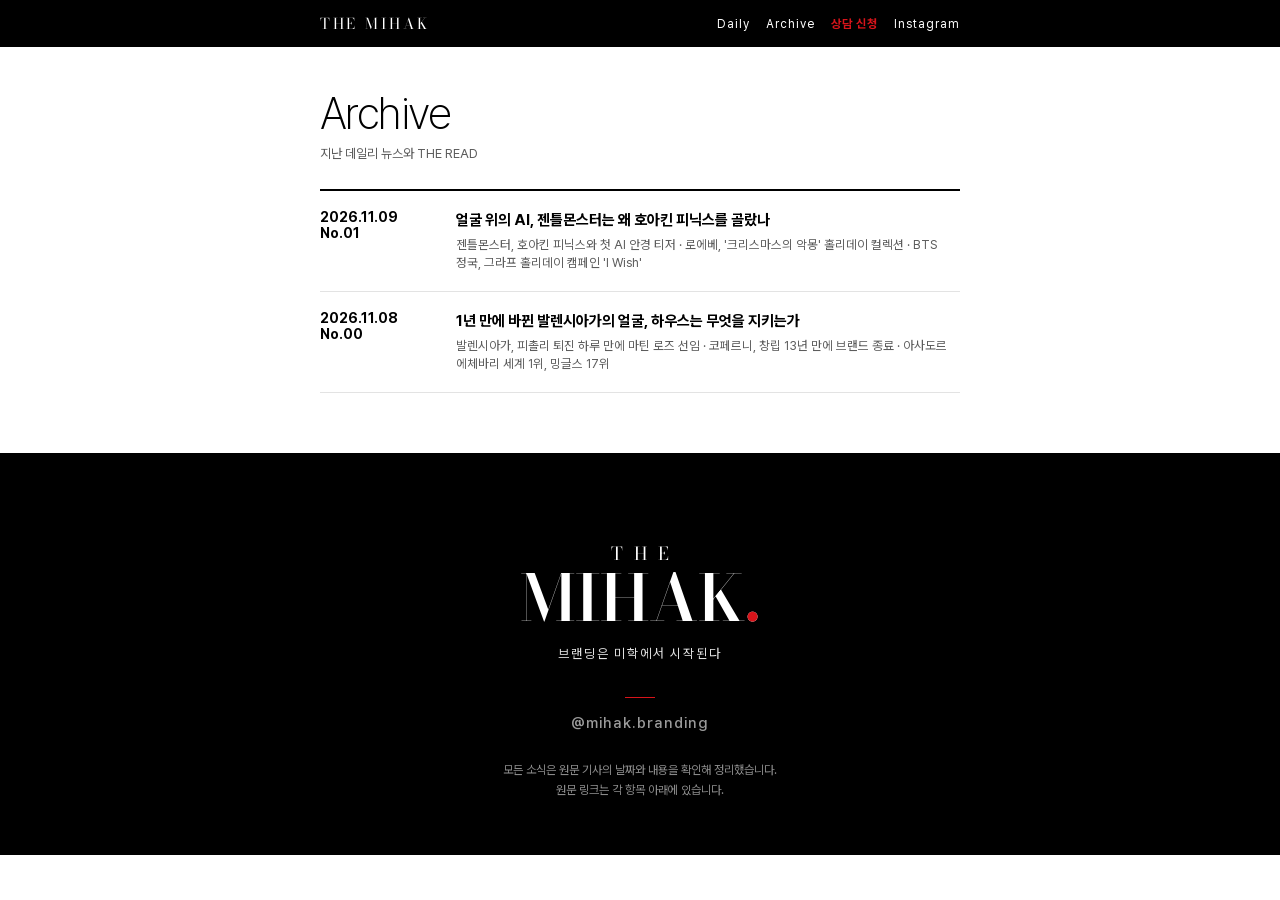
<file: archive/index.html>
<!doctype html>
<html lang="ko">
<head>
<meta charset="utf-8">
<meta name="viewport" content="width=device-width, initial-scale=1, viewport-fit=cover">
<title>Archive — THE MIHAK</title>
<meta name="description" content="더 미학 데일리 지난호">
<meta property="og:title" content="Archive — THE MIHAK">
<meta property="og:description" content="더 미학 데일리 지난호">
<meta property="og:site_name" content="THE MIHAK">
<link rel="preconnect" href="https://fonts.googleapis.com"><link rel="preconnect" href="https://fonts.gstatic.com" crossorigin>
<link rel="stylesheet" href="https://fonts.googleapis.com/css2?family=Bodoni+Moda:ital,opsz,wght@0,6..96,400..900;1,6..96,400..900&display=swap">
<style>@font-face{font-family:'Pretendard';src:url('../assets/fonts/PretendardVariable.woff2') format('woff2');font-weight:45 920;font-display:swap}</style>
<link rel="stylesheet" href="../assets/mihak.css">
</head>
<body>
<div class="topnav"><div class="wrap"><a class="brand" href="../">THE MIHAK</a><nav>
<a href="../">Daily</a><a href="../archive/">Archive</a><a class="cta" href="https://forms.gle/mGsi1SWmPyqKrdEK9" target="_blank" rel="noopener">상담 신청</a><a href="https://www.instagram.com/mihak.branding/" target="_blank" rel="noopener">Instagram</a></nav></div></div>
<section class="arch"><div class="wrap"><h1>Archive</h1><p class="lead">지난 데일리 뉴스와 THE READ</p><ul><li><a href="../issues/2026-11-09/"><span class="d">2026.11.09<br>No.01</span><span class="t">얼굴 위의 AI, 젠틀몬스터는 왜 호아킨 피닉스를 골랐나<span class="s">젠틀몬스터, 호아킨 피닉스와 첫 AI 안경 티저 · 로에베, &#x27;크리스마스의 악몽&#x27; 홀리데이 컬렉션 · BTS 정국, 그라프 홀리데이 캠페인 &#x27;I Wish&#x27;</span></span></a></li><li><a href="../issues/2026-11-08/"><span class="d">2026.11.08<br>No.00</span><span class="t">1년 만에 바뀐 발렌시아가의 얼굴, 하우스는 무엇을 지키는가<span class="s">발렌시아가, 피촐리 퇴진 하루 만에 마틴 로즈 선임 · 코페르니, 창립 13년 만에 브랜드 종료 · 아사도르 에체바리 세계 1위, 밍글스 17위</span></span></a></li></ul></div></section><footer class="foot"><div class="wrap">
<div class="logo"><span class="the">THE</span><span class="mk">MIHAK<span class="dot">.</span></span></div>
<p class="tagline">브랜딩은 미학에서 시작된다</p>
<div class="rule"></div>
<a class="ig" href="https://www.instagram.com/mihak.branding/" target="_blank" rel="noopener">@mihak.branding</a>
<p class="small">모든 소식은 원문 기사의 날짜와 내용을 확인해 정리했습니다.<br>원문 링크는 각 항목 아래에 있습니다.</p>
</div></footer>
</body>
</html>
</file>
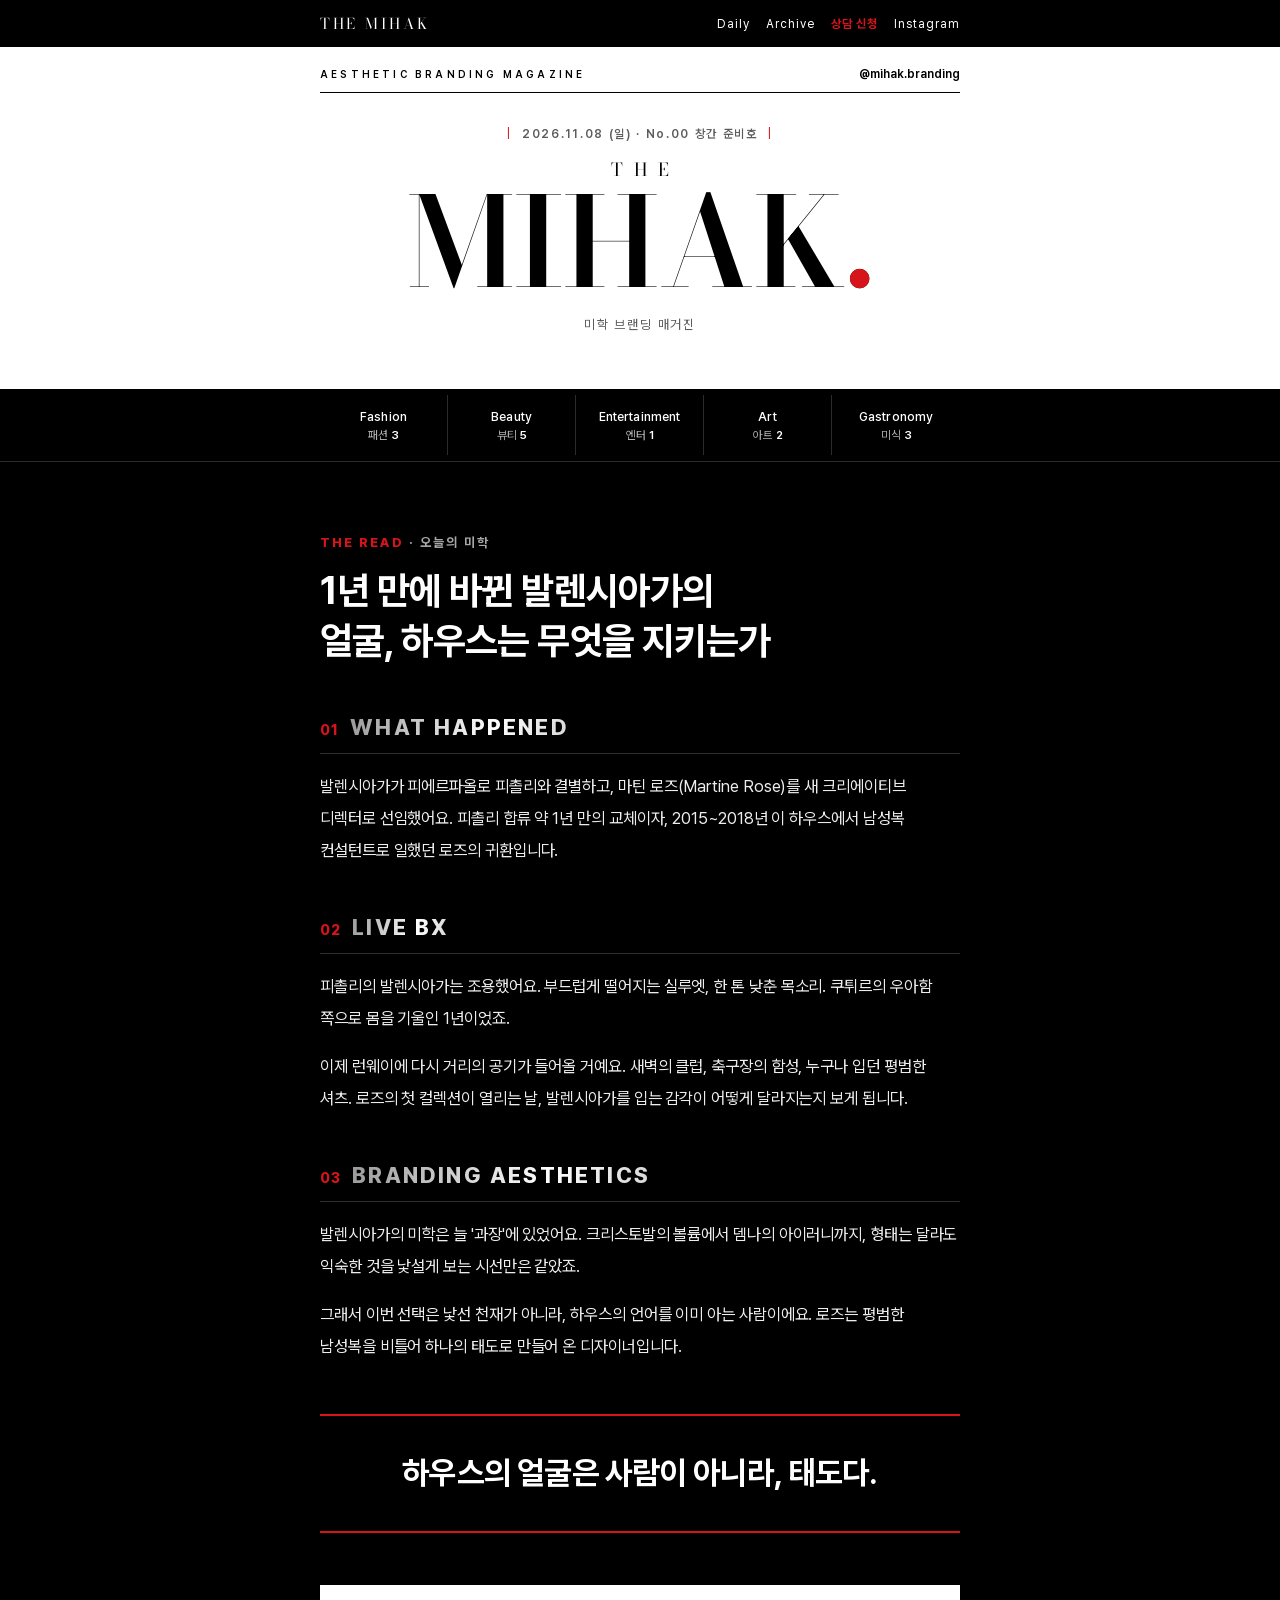
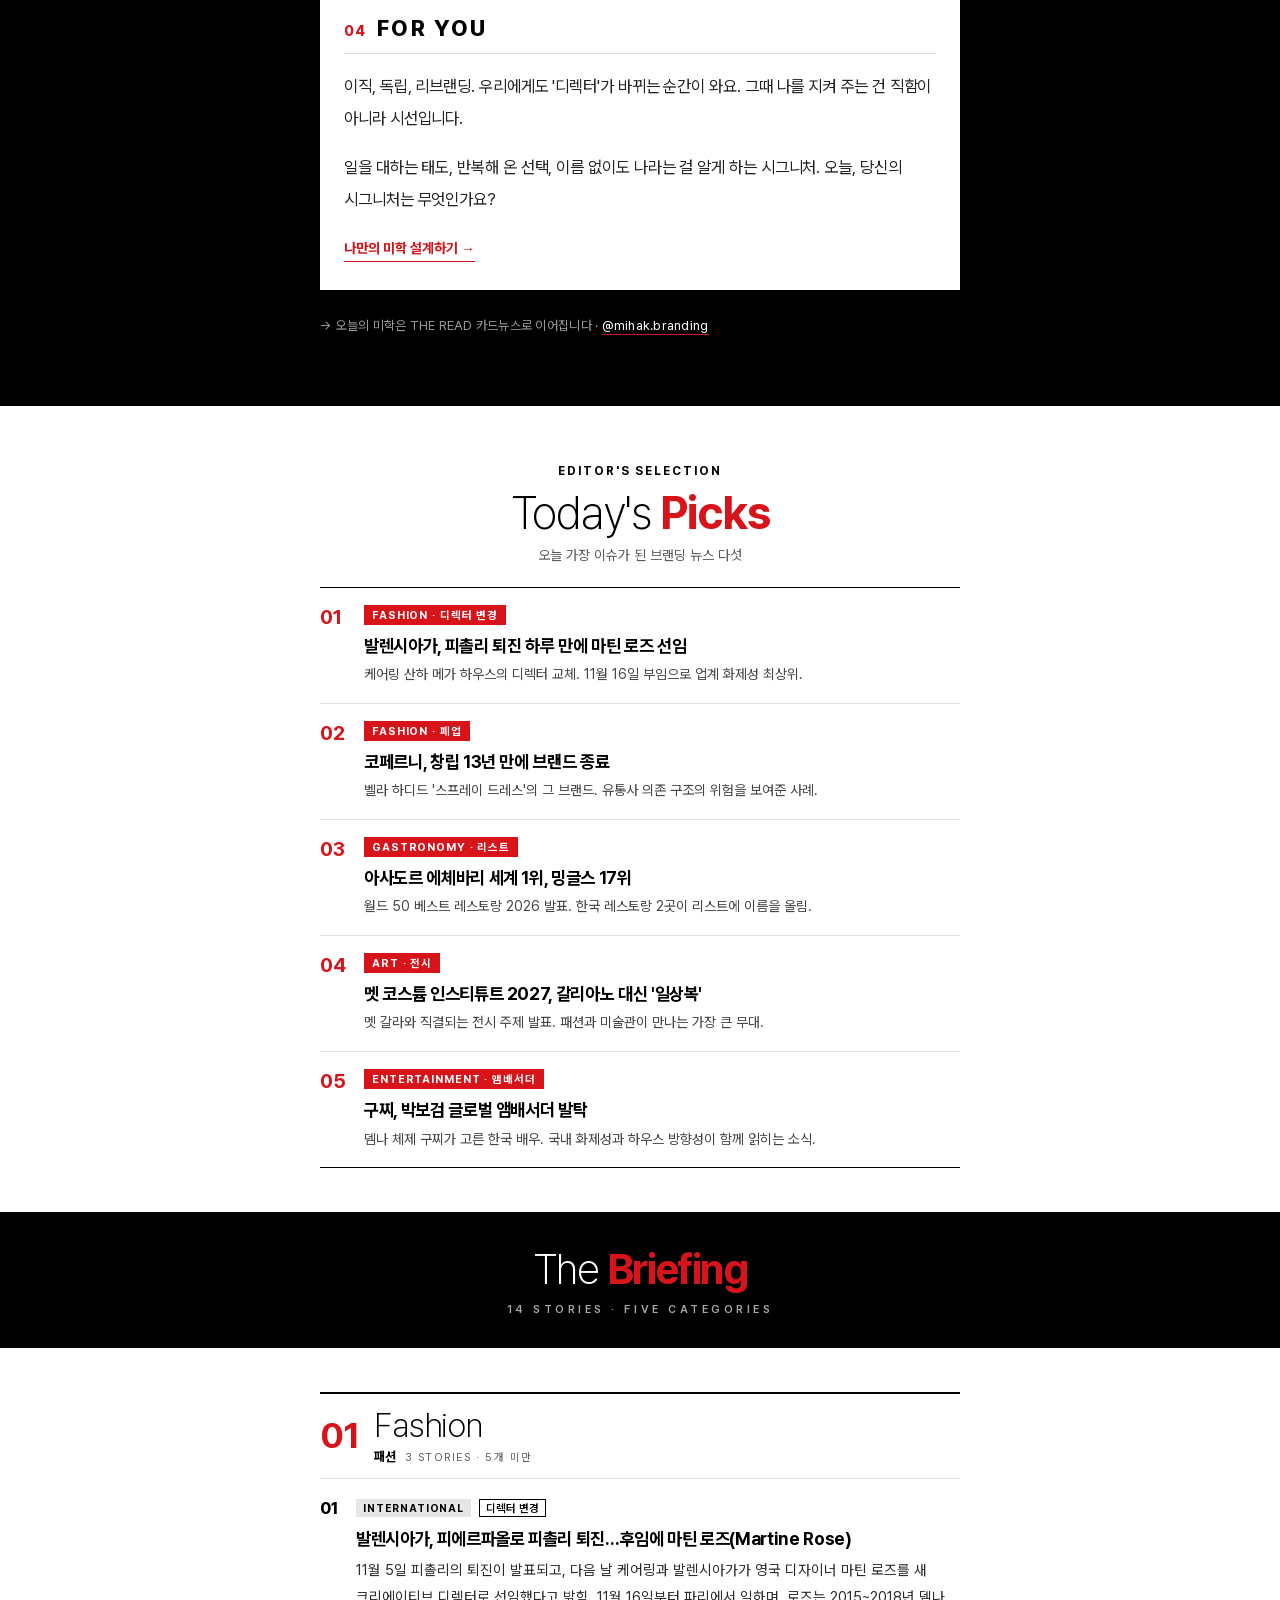
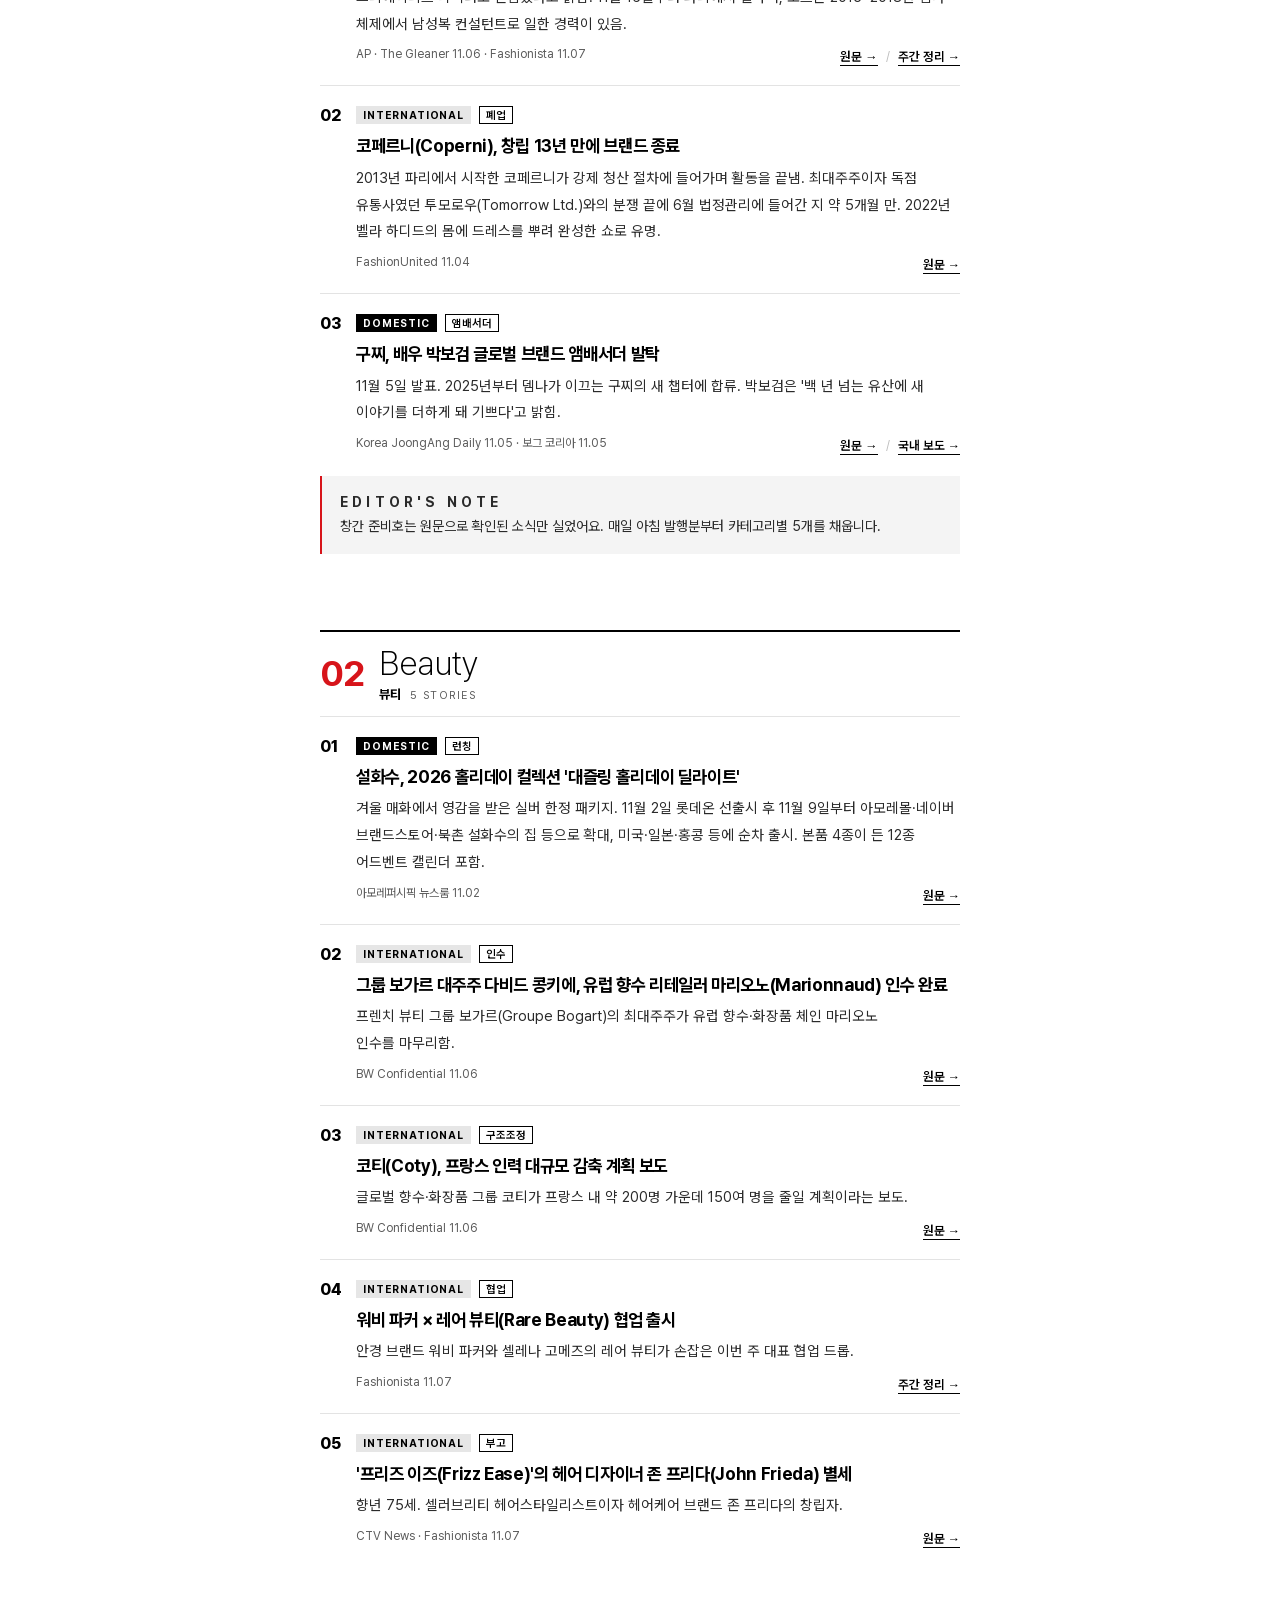
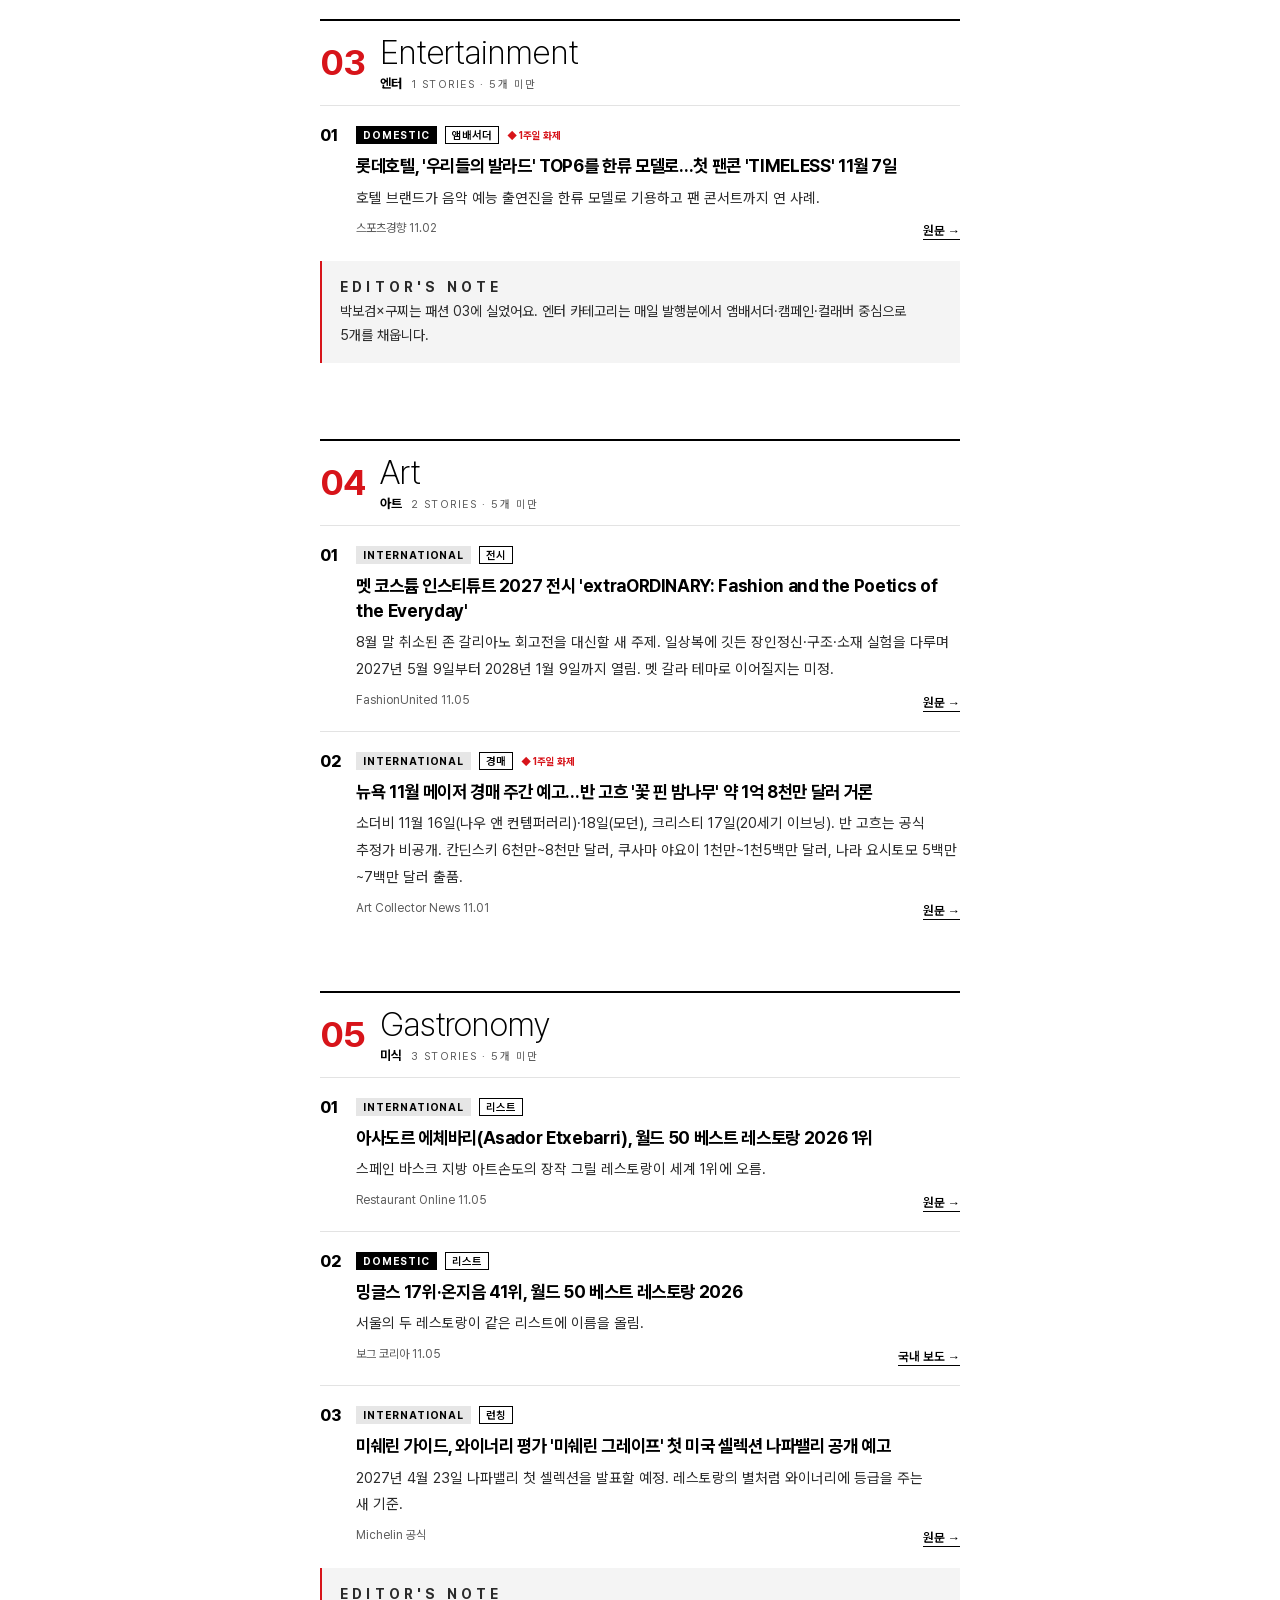
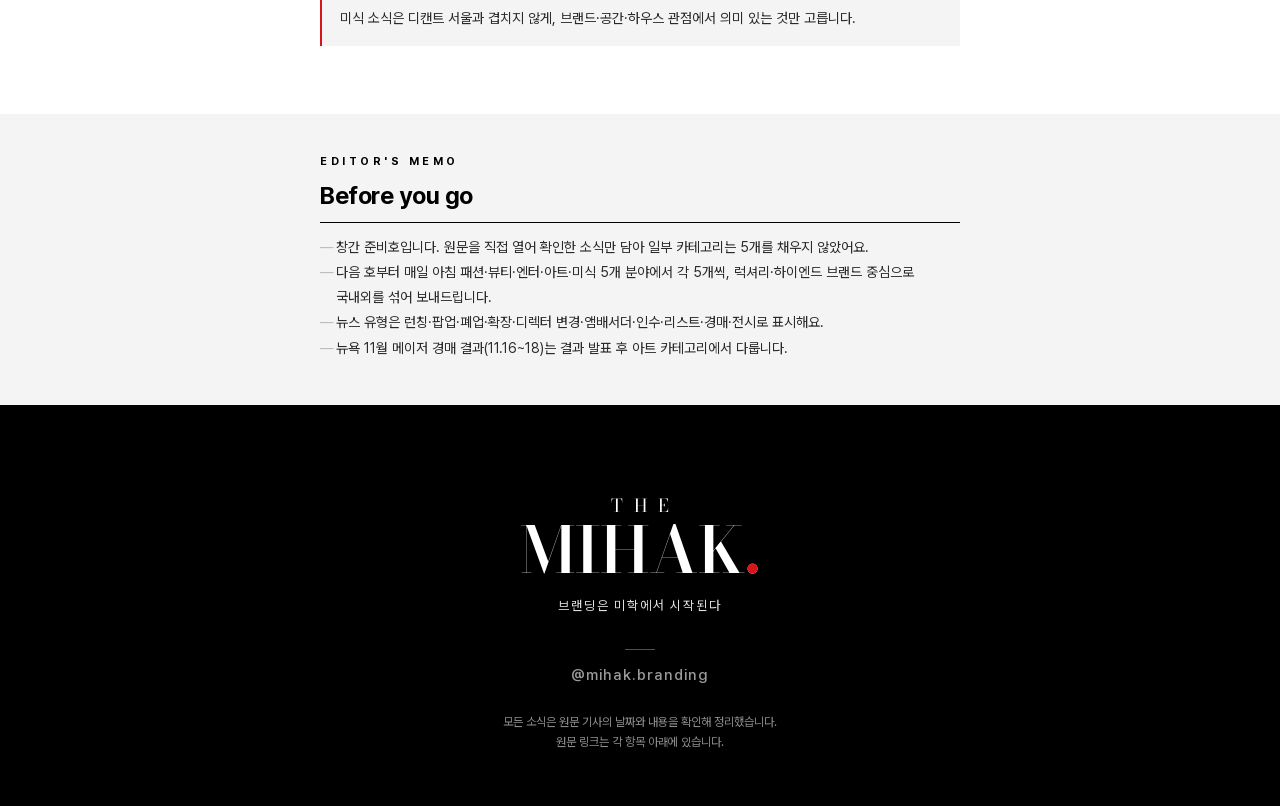
<file: issues/2026-11-08/index.html>
<!doctype html>
<html lang="ko">
<head>
<meta charset="utf-8">
<meta name="viewport" content="width=device-width, initial-scale=1, viewport-fit=cover">
<title>더 미학 데일리 2026.11.08</title>
<meta name="description" content="THE READ · 1년 만에 바뀐 발렌시아가의 얼굴, 하우스는 무엇을 지키는가">
<meta property="og:title" content="더 미학 데일리 2026.11.08">
<meta property="og:description" content="THE READ · 1년 만에 바뀐 발렌시아가의 얼굴, 하우스는 무엇을 지키는가">
<meta property="og:site_name" content="THE MIHAK">
<link rel="preconnect" href="https://fonts.googleapis.com"><link rel="preconnect" href="https://fonts.gstatic.com" crossorigin>
<link rel="stylesheet" href="https://fonts.googleapis.com/css2?family=Bodoni+Moda:ital,opsz,wght@0,6..96,400..900;1,6..96,400..900&display=swap">
<style>@font-face{font-family:'Pretendard';src:url('../../assets/fonts/PretendardVariable.woff2') format('woff2');font-weight:45 920;font-display:swap}</style>
<link rel="stylesheet" href="../../assets/mihak.css">
</head>
<body>
<div class="topnav"><div class="wrap"><a class="brand" href="../../">THE MIHAK</a><nav>
<a href="../../">Daily</a><a href="../../archive/">Archive</a><a class="cta" href="https://forms.gle/mGsi1SWmPyqKrdEK9" target="_blank" rel="noopener">상담 신청</a><a href="https://www.instagram.com/mihak.branding/" target="_blank" rel="noopener">Instagram</a></nav></div></div>
<header class="mast"><div class="wrap">
<div class="folio"><span class="cap">Aesthetic Branding Magazine</span><a href="https://www.instagram.com/mihak.branding/" target="_blank" rel="noopener">@mihak.branding</a></div>
<p class="date"><i>|</i>2026.11.08 (일) · No.00 창간 준비호<i>|</i></p>
<div class="logo"><span class="the">THE</span><span class="mk">MIHAK<span class="dot">.</span></span></div>
<p class="tagline">미학 브랜딩 매거진</p>
</div></header>
<nav class="toc" aria-label="카테고리"><div class="wrap"><a class="toc-item" href="#c1"><span class="toc-en">Fashion</span><span class="toc-ko">패션 <b>3</b></span></a><a class="toc-item" href="#c2"><span class="toc-en">Beauty</span><span class="toc-ko">뷰티 <b>5</b></span></a><a class="toc-item" href="#c3"><span class="toc-en">Entertainment</span><span class="toc-ko">엔터 <b>1</b></span></a><a class="toc-item" href="#c4"><span class="toc-en">Art</span><span class="toc-ko">아트 <b>2</b></span></a><a class="toc-item" href="#c5"><span class="toc-en">Gastronomy</span><span class="toc-ko">미식 <b>3</b></span></a></div></nav>
<section class="read"><div class="wrap">
<p class="kick"><b>THE READ</b> · 오늘의 미학</p>
<h2>1년 만에 바뀐 발렌시아가의 얼굴, 하우스는 무엇을 지키는가</h2>
<div class="rs"><p class="rs-k"><span class="rs-n">01</span><span class="rs-t">WHAT HAPPENED</span></p><p>발렌시아가가 피에르파올로 피촐리와 결별하고, 마틴 로즈(Martine Rose)를 새 크리에이티브 디렉터로 선임했어요. 피촐리 합류 약 1년 만의 교체이자, 2015~2018년 이 하우스에서 남성복 컨설턴트로 일했던 로즈의 귀환입니다.</p></div><div class="rs"><p class="rs-k"><span class="rs-n">02</span><span class="rs-t">LIVE BX</span></p><p>피촐리의 발렌시아가는 조용했어요. 부드럽게 떨어지는 실루엣, 한 톤 낮춘 목소리. 쿠튀르의 우아함 쪽으로 몸을 기울인 1년이었죠.</p><p>이제 런웨이에 다시 거리의 공기가 들어올 거예요. 새벽의 클럽, 축구장의 함성, 누구나 입던 평범한 셔츠. 로즈의 첫 컬렉션이 열리는 날, 발렌시아가를 입는 감각이 어떻게 달라지는지 보게 됩니다.</p></div><div class="rs"><p class="rs-k"><span class="rs-n">03</span><span class="rs-t">BRANDING AESTHETICS</span></p><p>발렌시아가의 미학은 늘 &#x27;과장&#x27;에 있었어요. 크리스토발의 볼륨에서 뎀나의 아이러니까지, 형태는 달라도 익숙한 것을 낯설게 보는 시선만은 같았죠.</p><p>그래서 이번 선택은 낯선 천재가 아니라, 하우스의 언어를 이미 아는 사람이에요. 로즈는 평범한 남성복을 비틀어 하나의 태도로 만들어 온 디자이너입니다.</p></div><blockquote class="rq">하우스의 얼굴은 사람이 아니라, 태도다.</blockquote><div class="fy"><p class="rs-k"><span class="rs-n">04</span><span class="rs-t">FOR YOU</span></p><p>이직, 독립, 리브랜딩. 우리에게도 &#x27;디렉터&#x27;가 바뀌는 순간이 와요. 그때 나를 지켜 주는 건 직함이 아니라 시선입니다.</p><p>일을 대하는 태도, 반복해 온 선택, 이름 없이도 나라는 걸 알게 하는 시그니처. 오늘, 당신의 시그니처는 무엇인가요?</p><a class="fy-cta" href="https://forms.gle/mGsi1SWmPyqKrdEK9" target="_blank" rel="noopener">나만의 미학 설계하기 <span class="arr">→</span></a></div>
<p class="card">→ 오늘의 미학은 THE READ 카드뉴스로 이어집니다 · <a href="https://www.instagram.com/mihak.branding/" target="_blank" rel="noopener">@mihak.branding</a></p>
</div></section>
<section class="picks"><div class="wrap">
<div class="sec-head"><p class="bar">EDITOR'S SELECTION</p><h2>Today's <em>Picks</em></h2><p>오늘 가장 이슈가 된 브랜딩 뉴스 다섯</p></div>
<ol><li class="pick"><span class="pick-no">01</span><div class="pick-body"><span class="chip">FASHION · 디렉터 변경</span><p class="pick-h">발렌시아가, 피촐리 퇴진 하루 만에 마틴 로즈 선임</p><p class="pick-why">케어링 산하 메가 하우스의 디렉터 교체. 11월 16일 부임으로 업계 화제성 최상위.</p></div></li><li class="pick"><span class="pick-no">02</span><div class="pick-body"><span class="chip">FASHION · 폐업</span><p class="pick-h">코페르니, 창립 13년 만에 브랜드 종료</p><p class="pick-why">벨라 하디드 &#x27;스프레이 드레스&#x27;의 그 브랜드. 유통사 의존 구조의 위험을 보여준 사례.</p></div></li><li class="pick"><span class="pick-no">03</span><div class="pick-body"><span class="chip">GASTRONOMY · 리스트</span><p class="pick-h">아사도르 에체바리 세계 1위, 밍글스 17위</p><p class="pick-why">월드 50 베스트 레스토랑 2026 발표. 한국 레스토랑 2곳이 리스트에 이름을 올림.</p></div></li><li class="pick"><span class="pick-no">04</span><div class="pick-body"><span class="chip">ART · 전시</span><p class="pick-h">멧 코스튬 인스티튜트 2027, 갈리아노 대신 &#x27;일상복&#x27;</p><p class="pick-why">멧 갈라와 직결되는 전시 주제 발표. 패션과 미술관이 만나는 가장 큰 무대.</p></div></li><li class="pick"><span class="pick-no">05</span><div class="pick-body"><span class="chip">ENTERTAINMENT · 앰배서더</span><p class="pick-h">구찌, 박보검 글로벌 앰배서더 발탁</p><p class="pick-why">뎀나 체제 구찌가 고른 한국 배우. 국내 화제성과 하우스 방향성이 함께 읽히는 소식.</p></div></li></ol>
</div></section>
<div class="band"><div class="wrap"><div class="b-t">The <em>Briefing</em></div><span class="cap">14 stories · five categories</span></div></div>
<section class="cat" id="c1"><div class="wrap"><header class="cat-head"><span class="cat-idx">01</span><div><span class="cat-en">Fashion</span><span class="cat-sub"><b>패션</b>3 STORIES · 5개 미만</span></div></header><article class="item"><span class="item-no">01</span><div class="item-body"><div class="item-meta"><span class="side glo">INTERNATIONAL</span><span class="type">디렉터 변경</span></div><h3 class="item-h">발렌시아가, 피에르파올로 피촐리 퇴진…후임에 마틴 로즈(Martine Rose)</h3><p class="item-s">11월 5일 피촐리의 퇴진이 발표되고, 다음 날 케어링과 발렌시아가가 영국 디자이너 마틴 로즈를 새 크리에이티브 디렉터로 선임했다고 밝힘. 11월 16일부터 파리에서 일하며, 로즈는 2015~2018년 뎀나 체제에서 남성복 컨설턴트로 일한 경력이 있음.</p><div class="item-src"><span>AP · The Gleaner 11.06 · Fashionista 11.07</span><span class="links"><a href="https://jamaica-gleaner.com/article/lifestyle/20261108/martine-rose-named-balenciaga-creative-director" target="_blank" rel="noopener">원문 <span class="arr">→</span></a><span class="sep">/</span><a href="https://fashionista.com/2026/11/fashion-news-you-need-to-know-november-7" target="_blank" rel="noopener">주간 정리 <span class="arr">→</span></a></span></div></div></article><article class="item"><span class="item-no">02</span><div class="item-body"><div class="item-meta"><span class="side glo">INTERNATIONAL</span><span class="type">폐업</span></div><h3 class="item-h">코페르니(Coperni), 창립 13년 만에 브랜드 종료</h3><p class="item-s">2013년 파리에서 시작한 코페르니가 강제 청산 절차에 들어가며 활동을 끝냄. 최대주주이자 독점 유통사였던 투모로우(Tomorrow Ltd.)와의 분쟁 끝에 6월 법정관리에 들어간 지 약 5개월 만. 2022년 벨라 하디드의 몸에 드레스를 뿌려 완성한 쇼로 유명.</p><div class="item-src"><span>FashionUnited 11.04</span><span class="links"><a href="https://fashionunited.uk/news/business/coperni-placed-into-compulsory-liquidation-as-founders-announce-end-of-brand/2026110491190" target="_blank" rel="noopener">원문 <span class="arr">→</span></a></span></div></div></article><article class="item"><span class="item-no">03</span><div class="item-body"><div class="item-meta"><span class="side dom">DOMESTIC</span><span class="type">앰배서더</span></div><h3 class="item-h">구찌, 배우 박보검 글로벌 브랜드 앰배서더 발탁</h3><p class="item-s">11월 5일 발표. 2025년부터 뎀나가 이끄는 구찌의 새 챕터에 합류. 박보검은 &#x27;백 년 넘는 유산에 새 이야기를 더하게 돼 기쁘다&#x27;고 밝힘.</p><div class="item-src"><span>Korea JoongAng Daily 11.05 · 보그 코리아 11.05</span><span class="links"><a href="https://koreajoongangdaily.com/entertainment/park-bogum-named-gucci-global-brand-ambassador/12958789" target="_blank" rel="noopener">원문 <span class="arr">→</span></a><span class="sep">/</span><a href="https://www.vogue.co.kr/2026/11/05/%ea%b5%ac%ec%b0%8c%ec%9d%98-%ec%83%88%eb%a1%9c%ec%9a%b4-%ea%b8%80%eb%a1%9c%eb%b2%8c-%ec%95%b0%eb%b0%b0%ec%84%9c%eb%8d%94-%eb%b0%95%eb%b3%b4%ea%b2%80/" target="_blank" rel="noopener">국내 보도 <span class="arr">→</span></a></span></div></div></article><div class="note"><p class="note-k">EDITOR'S NOTE</p><p>창간 준비호는 원문으로 확인된 소식만 실었어요. 매일 아침 발행분부터 카테고리별 5개를 채웁니다.</p></div></div></section><section class="cat" id="c2"><div class="wrap"><header class="cat-head"><span class="cat-idx">02</span><div><span class="cat-en">Beauty</span><span class="cat-sub"><b>뷰티</b>5 STORIES</span></div></header><article class="item"><span class="item-no">01</span><div class="item-body"><div class="item-meta"><span class="side dom">DOMESTIC</span><span class="type">런칭</span></div><h3 class="item-h">설화수, 2026 홀리데이 컬렉션 &#x27;대즐링 홀리데이 딜라이트&#x27;</h3><p class="item-s">겨울 매화에서 영감을 받은 실버 한정 패키지. 11월 2일 롯데온 선출시 후 11월 9일부터 아모레몰·네이버 브랜드스토어·북촌 설화수의 집 등으로 확대, 미국·일본·홍콩 등에 순차 출시. 본품 4종이 든 12종 어드벤트 캘린더 포함.</p><div class="item-src"><span>아모레퍼시픽 뉴스룸 11.02</span><span class="links"><a href="https://www.apgroup.com/int/ko/news/2026-11-02-1.html" target="_blank" rel="noopener">원문 <span class="arr">→</span></a></span></div></div></article><article class="item"><span class="item-no">02</span><div class="item-body"><div class="item-meta"><span class="side glo">INTERNATIONAL</span><span class="type">인수</span></div><h3 class="item-h">그룹 보가르 대주주 다비드 콩키에, 유럽 향수 리테일러 마리오노(Marionnaud) 인수 완료</h3><p class="item-s">프렌치 뷰티 그룹 보가르(Groupe Bogart)의 최대주주가 유럽 향수·화장품 체인 마리오노 인수를 마무리함.</p><div class="item-src"><span>BW Confidential 11.06</span><span class="links"><a href="https://www.bwconfidential.com/this-week-in-beauty-november-2-6-2026/" target="_blank" rel="noopener">원문 <span class="arr">→</span></a></span></div></div></article><article class="item"><span class="item-no">03</span><div class="item-body"><div class="item-meta"><span class="side glo">INTERNATIONAL</span><span class="type">구조조정</span></div><h3 class="item-h">코티(Coty), 프랑스 인력 대규모 감축 계획 보도</h3><p class="item-s">글로벌 향수·화장품 그룹 코티가 프랑스 내 약 200명 가운데 150여 명을 줄일 계획이라는 보도.</p><div class="item-src"><span>BW Confidential 11.06</span><span class="links"><a href="https://www.bwconfidential.com/this-week-in-beauty-november-2-6-2026/" target="_blank" rel="noopener">원문 <span class="arr">→</span></a></span></div></div></article><article class="item"><span class="item-no">04</span><div class="item-body"><div class="item-meta"><span class="side glo">INTERNATIONAL</span><span class="type">협업</span></div><h3 class="item-h">워비 파커 × 레어 뷰티(Rare Beauty) 협업 출시</h3><p class="item-s">안경 브랜드 워비 파커와 셀레나 고메즈의 레어 뷰티가 손잡은 이번 주 대표 협업 드롭.</p><div class="item-src"><span>Fashionista 11.07</span><span class="links"><a href="https://fashionista.com/2026/11/fashion-news-you-need-to-know-november-7" target="_blank" rel="noopener">주간 정리 <span class="arr">→</span></a></span></div></div></article><article class="item"><span class="item-no">05</span><div class="item-body"><div class="item-meta"><span class="side glo">INTERNATIONAL</span><span class="type">부고</span></div><h3 class="item-h">&#x27;프리즈 이즈(Frizz Ease)&#x27;의 헤어 디자이너 존 프리다(John Frieda) 별세</h3><p class="item-s">향년 75세. 셀러브리티 헤어스타일리스트이자 헤어케어 브랜드 존 프리다의 창립자.</p><div class="item-src"><span>CTV News · Fashionista 11.07</span><span class="links"><a href="https://www.ctvnews.ca/entertainment/article/celebrity-british-hairstylist-john-frieda-dies-aged-75/" target="_blank" rel="noopener">원문 <span class="arr">→</span></a></span></div></div></article></div></section><section class="cat" id="c3"><div class="wrap"><header class="cat-head"><span class="cat-idx">03</span><div><span class="cat-en">Entertainment</span><span class="cat-sub"><b>엔터</b>1 STORIES · 5개 미만</span></div></header><article class="item"><span class="item-no">01</span><div class="item-body"><div class="item-meta"><span class="side dom">DOMESTIC</span><span class="type">앰배서더</span><span class="wid">◆ 1주일 화제</span></div><h3 class="item-h">롯데호텔, &#x27;우리들의 발라드&#x27; TOP6를 한류 모델로…첫 팬콘 &#x27;TIMELESS&#x27; 11월 7일</h3><p class="item-s">호텔 브랜드가 음악 예능 출연진을 한류 모델로 기용하고 팬 콘서트까지 연 사례.</p><div class="item-src"><span>스포츠경향 11.02</span><span class="links"><a href="https://sports.khan.co.kr/en/article/202611021506007" target="_blank" rel="noopener">원문 <span class="arr">→</span></a></span></div></div></article><div class="note"><p class="note-k">EDITOR'S NOTE</p><p>박보검×구찌는 패션 03에 실었어요. 엔터 카테고리는 매일 발행분에서 앰배서더·캠페인·컬래버 중심으로 5개를 채웁니다.</p></div></div></section><section class="cat" id="c4"><div class="wrap"><header class="cat-head"><span class="cat-idx">04</span><div><span class="cat-en">Art</span><span class="cat-sub"><b>아트</b>2 STORIES · 5개 미만</span></div></header><article class="item"><span class="item-no">01</span><div class="item-body"><div class="item-meta"><span class="side glo">INTERNATIONAL</span><span class="type">전시</span></div><h3 class="item-h">멧 코스튬 인스티튜트 2027 전시 &#x27;extraORDINARY: Fashion and the Poetics of the Everyday&#x27;</h3><p class="item-s">8월 말 취소된 존 갈리아노 회고전을 대신할 새 주제. 일상복에 깃든 장인정신·구조·소재 실험을 다루며 2027년 5월 9일부터 2028년 1월 9일까지 열림. 멧 갈라 테마로 이어질지는 미정.</p><div class="item-src"><span>FashionUnited 11.05</span><span class="links"><a href="https://fashionunited.com/news/culture/met-costume-institute-announces-new-spring-2027-exhibition-theme-after-galliano-cancellation/2026110575599" target="_blank" rel="noopener">원문 <span class="arr">→</span></a></span></div></div></article><article class="item"><span class="item-no">02</span><div class="item-body"><div class="item-meta"><span class="side glo">INTERNATIONAL</span><span class="type">경매</span><span class="wid">◆ 1주일 화제</span></div><h3 class="item-h">뉴욕 11월 메이저 경매 주간 예고…반 고흐 &#x27;꽃 핀 밤나무&#x27; 약 1억 8천만 달러 거론</h3><p class="item-s">소더비 11월 16일(나우 앤 컨템퍼러리)·18일(모던), 크리스티 17일(20세기 이브닝). 반 고흐는 공식 추정가 비공개. 칸딘스키 6천만~8천만 달러, 쿠사마 야요이 1천만~1천5백만 달러, 나라 요시토모 5백만~7백만 달러 출품.</p><div class="item-src"><span>Art Collector News 11.01</span><span class="links"><a href="https://artcollectornews.com/post/new-york-november-auctions-2026-the-10-lots-that-will-test-the-high-end-94872" target="_blank" rel="noopener">원문 <span class="arr">→</span></a></span></div></div></article></div></section><section class="cat" id="c5"><div class="wrap"><header class="cat-head"><span class="cat-idx">05</span><div><span class="cat-en">Gastronomy</span><span class="cat-sub"><b>미식</b>3 STORIES · 5개 미만</span></div></header><article class="item"><span class="item-no">01</span><div class="item-body"><div class="item-meta"><span class="side glo">INTERNATIONAL</span><span class="type">리스트</span></div><h3 class="item-h">아사도르 에체바리(Asador Etxebarri), 월드 50 베스트 레스토랑 2026 1위</h3><p class="item-s">스페인 바스크 지방 아트손도의 장작 그릴 레스토랑이 세계 1위에 오름.</p><div class="item-src"><span>Restaurant Online 11.05</span><span class="links"><a href="https://www.restaurantonline.co.uk/Article/2026/11/05/asador-etxebarri-finally-claims-title-of-worlds-best-restaurant/" target="_blank" rel="noopener">원문 <span class="arr">→</span></a></span></div></div></article><article class="item"><span class="item-no">02</span><div class="item-body"><div class="item-meta"><span class="side dom">DOMESTIC</span><span class="type">리스트</span></div><h3 class="item-h">밍글스 17위·온지음 41위, 월드 50 베스트 레스토랑 2026</h3><p class="item-s">서울의 두 레스토랑이 같은 리스트에 이름을 올림.</p><div class="item-src"><span>보그 코리아 11.05</span><span class="links"><a href="https://www.vogue.co.kr/2026/11/05/%ec%a0%84-%ec%84%b8%ea%b3%84-2026-%eb%b2%a0%ec%8a%a4%ed%8a%b8-%eb%a0%88%ec%8a%a4%ed%86%a0%eb%9e%91-50%ec%97%90-%ec%84%a0%ec%a0%95%eb%90%9c-%eb%b0%8d%ea%b8%80%ec%8a%a4/" target="_blank" rel="noopener">국내 보도 <span class="arr">→</span></a></span></div></div></article><article class="item"><span class="item-no">03</span><div class="item-body"><div class="item-meta"><span class="side glo">INTERNATIONAL</span><span class="type">런칭</span></div><h3 class="item-h">미쉐린 가이드, 와이너리 평가 &#x27;미쉐린 그레이프&#x27; 첫 미국 셀렉션 나파밸리 공개 예고</h3><p class="item-s">2027년 4월 23일 나파밸리 첫 셀렉션을 발표할 예정. 레스토랑의 별처럼 와이너리에 등급을 주는 새 기준.</p><div class="item-src"><span>Michelin 공식</span><span class="links"><a href="https://www.michelin.com/en/publications/products-and-services/the-michelin-guide-will-reveal-the-first-michelin-grapes-selection-for-napa-valley-on-april-23-2027" target="_blank" rel="noopener">원문 <span class="arr">→</span></a></span></div></div></article><div class="note"><p class="note-k">EDITOR'S NOTE</p><p>미식 소식은 디캔트 서울과 겹치지 않게, 브랜드·공간·하우스 관점에서 의미 있는 것만 고릅니다.</p></div></div></section>
<section class="memo"><div class="wrap"><span class="cap">Editor's Memo</span><p class="m-t">Before you go</p><ul><li>창간 준비호입니다. 원문을 직접 열어 확인한 소식만 담아 일부 카테고리는 5개를 채우지 않았어요.</li><li>다음 호부터 매일 아침 패션·뷰티·엔터·아트·미식 5개 분야에서 각 5개씩, 럭셔리·하이엔드 브랜드 중심으로 국내외를 섞어 보내드립니다.</li><li>뉴스 유형은 런칭·팝업·폐업·확장·디렉터 변경·앰배서더·인수·리스트·경매·전시로 표시해요.</li><li>뉴욕 11월 메이저 경매 결과(11.16~18)는 결과 발표 후 아트 카테고리에서 다룹니다.</li></ul></div></section>
<footer class="foot"><div class="wrap">
<div class="logo"><span class="the">THE</span><span class="mk">MIHAK<span class="dot">.</span></span></div>
<p class="tagline">브랜딩은 미학에서 시작된다</p>
<div class="rule"></div>
<a class="ig" href="https://www.instagram.com/mihak.branding/" target="_blank" rel="noopener">@mihak.branding</a>
<p class="small">모든 소식은 원문 기사의 날짜와 내용을 확인해 정리했습니다.<br>원문 링크는 각 항목 아래에 있습니다.</p>
</div></footer>
</body>
</html>
</file>
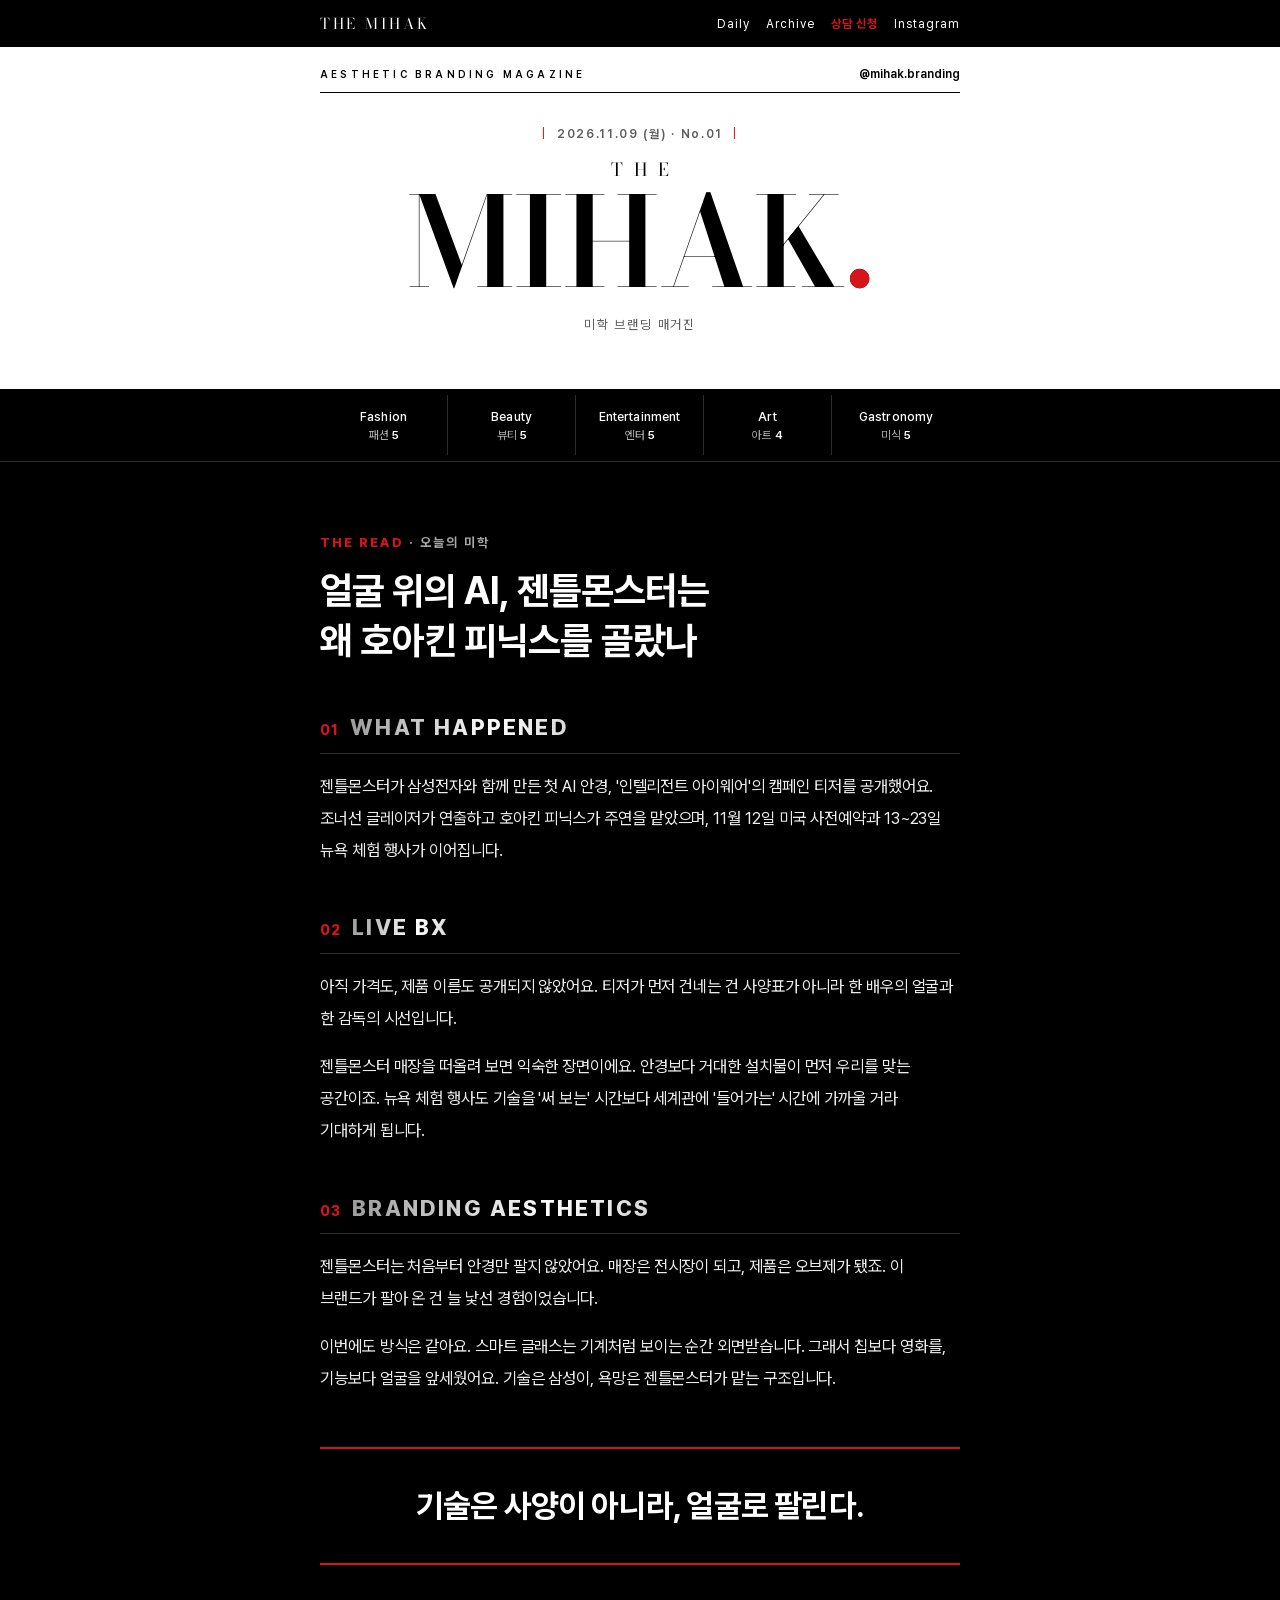
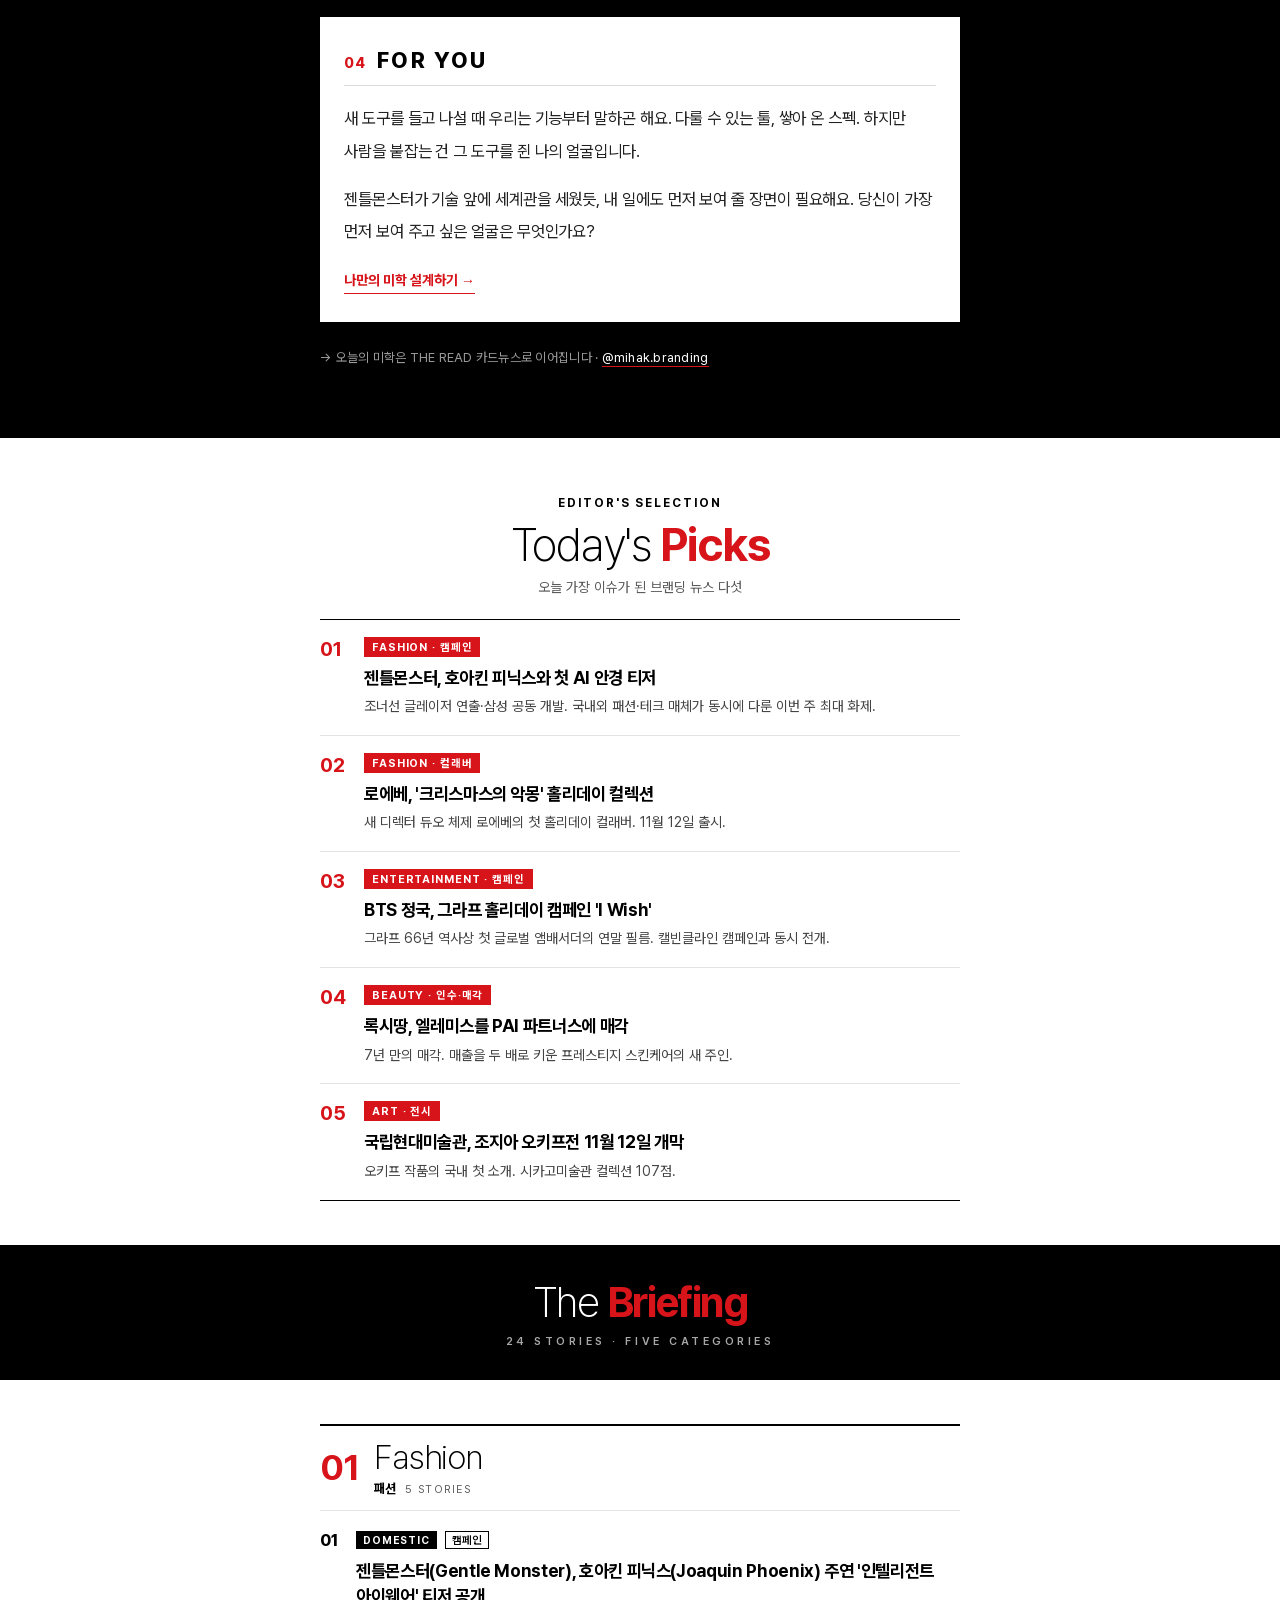
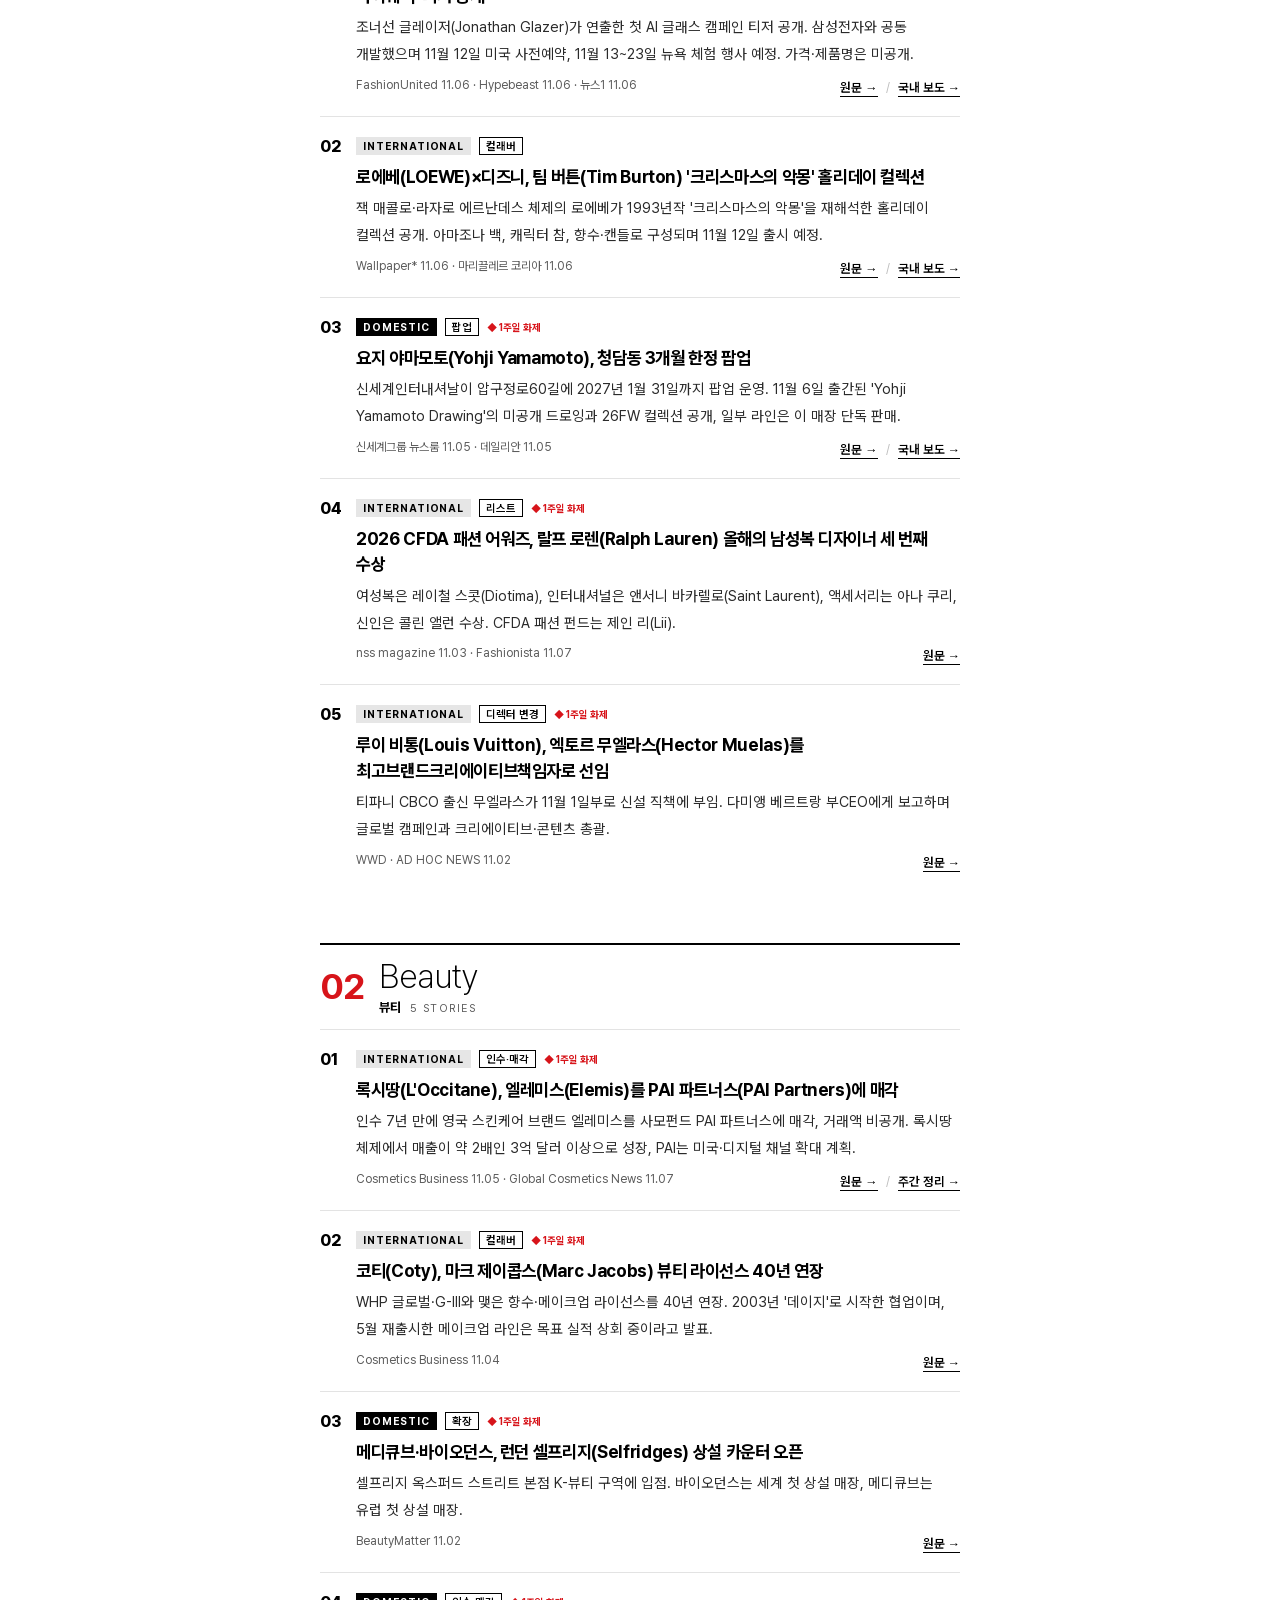
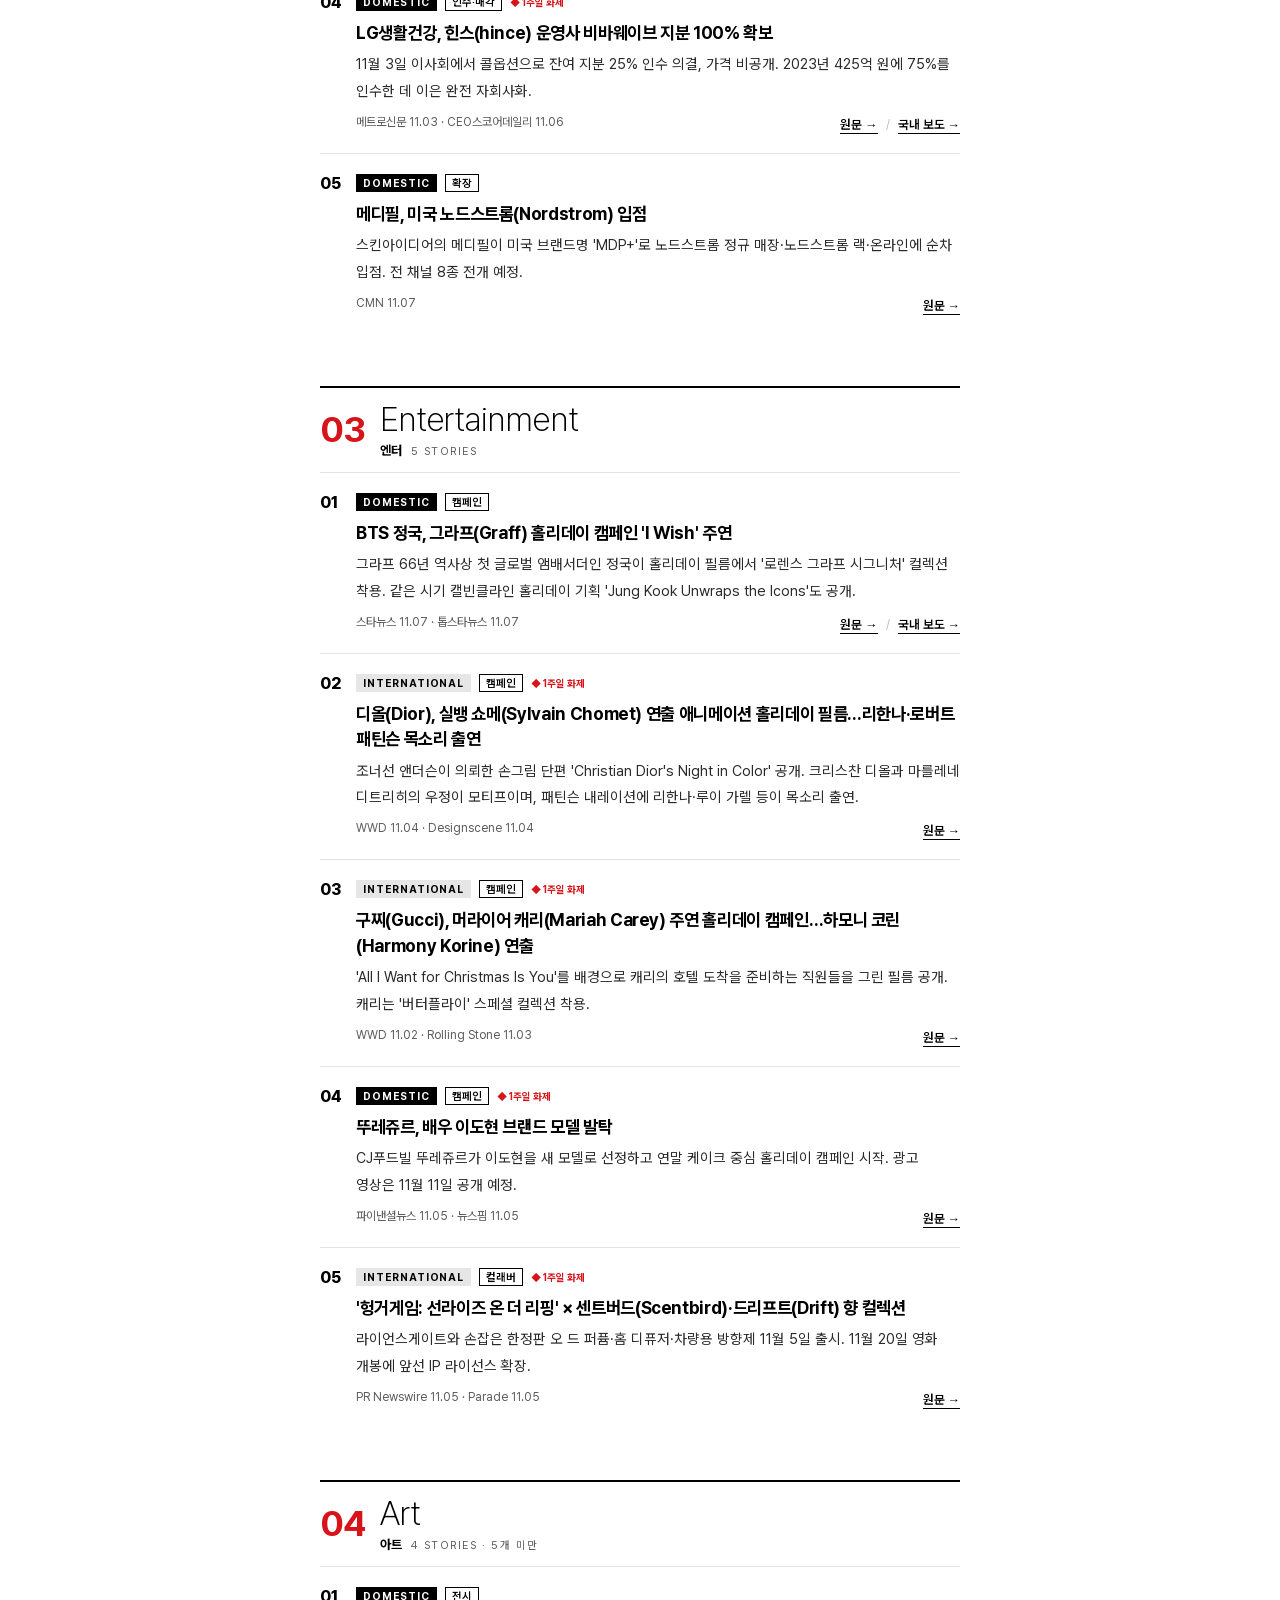
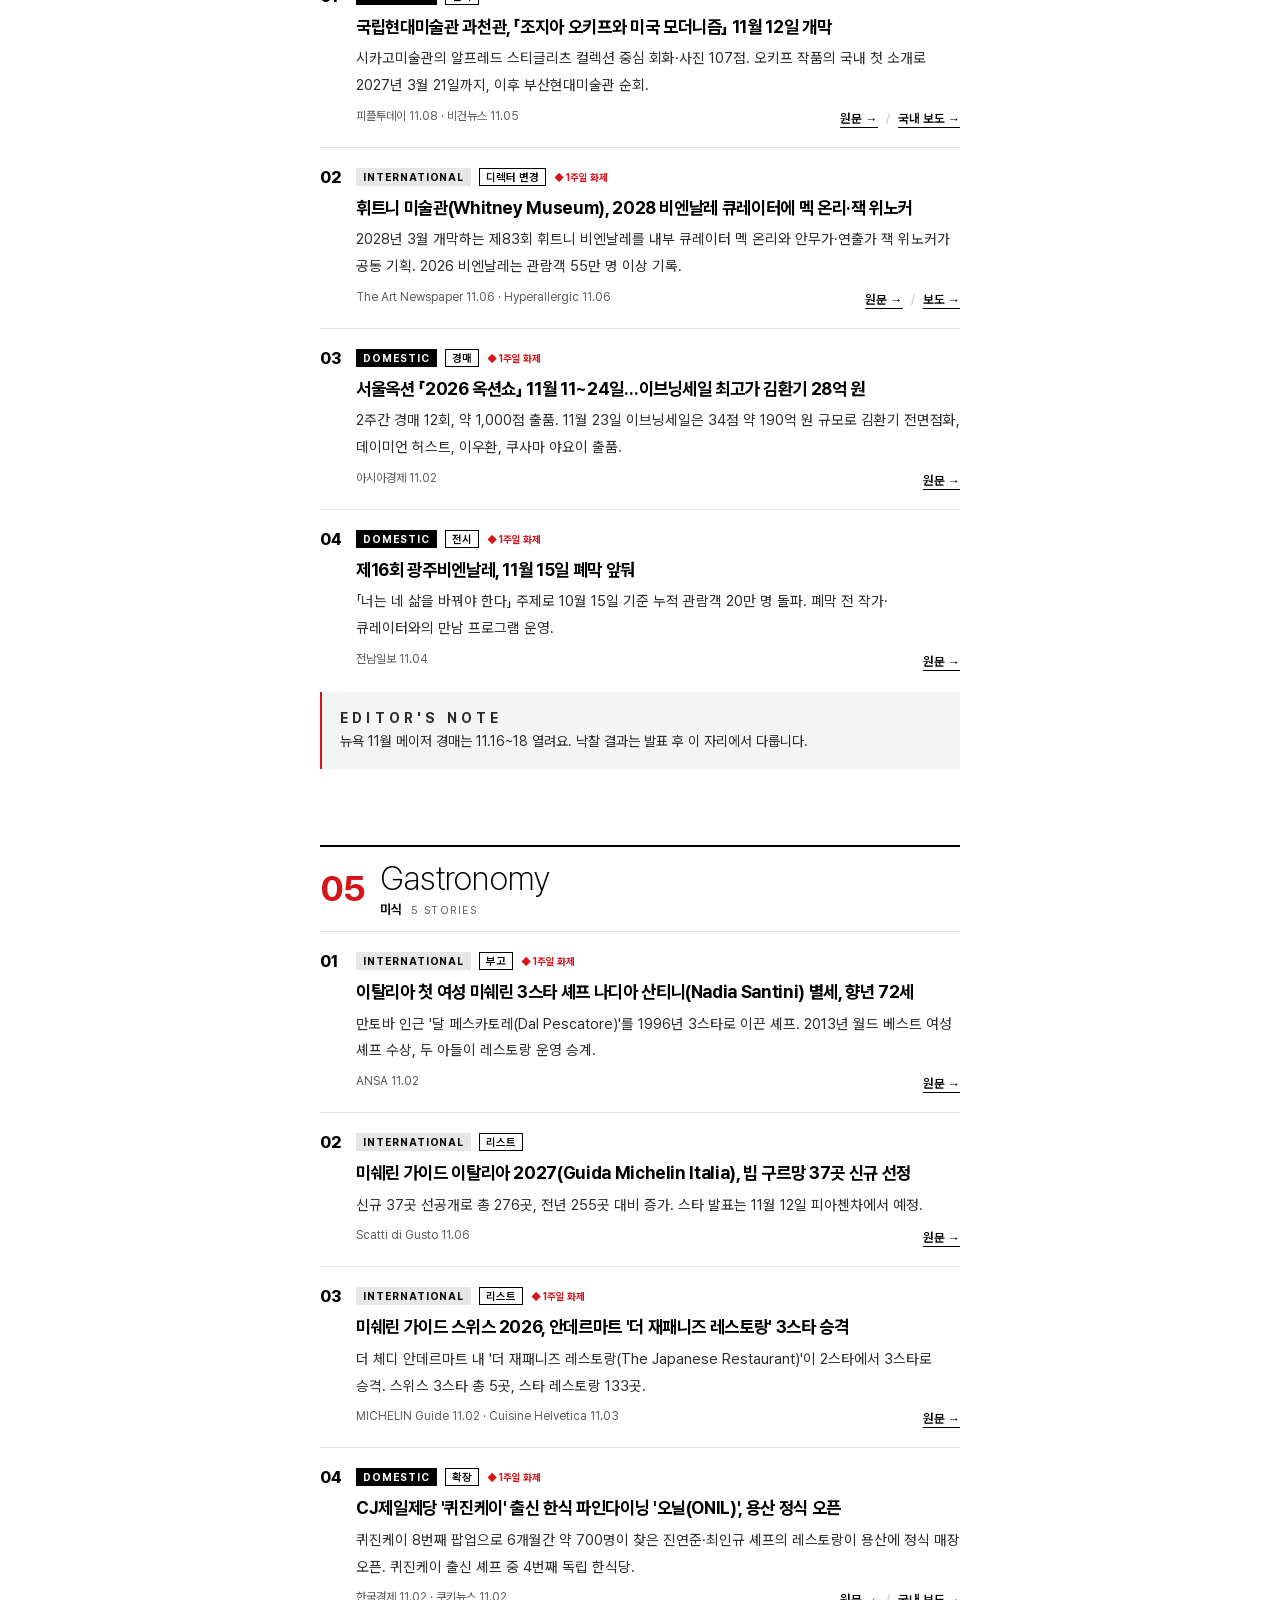
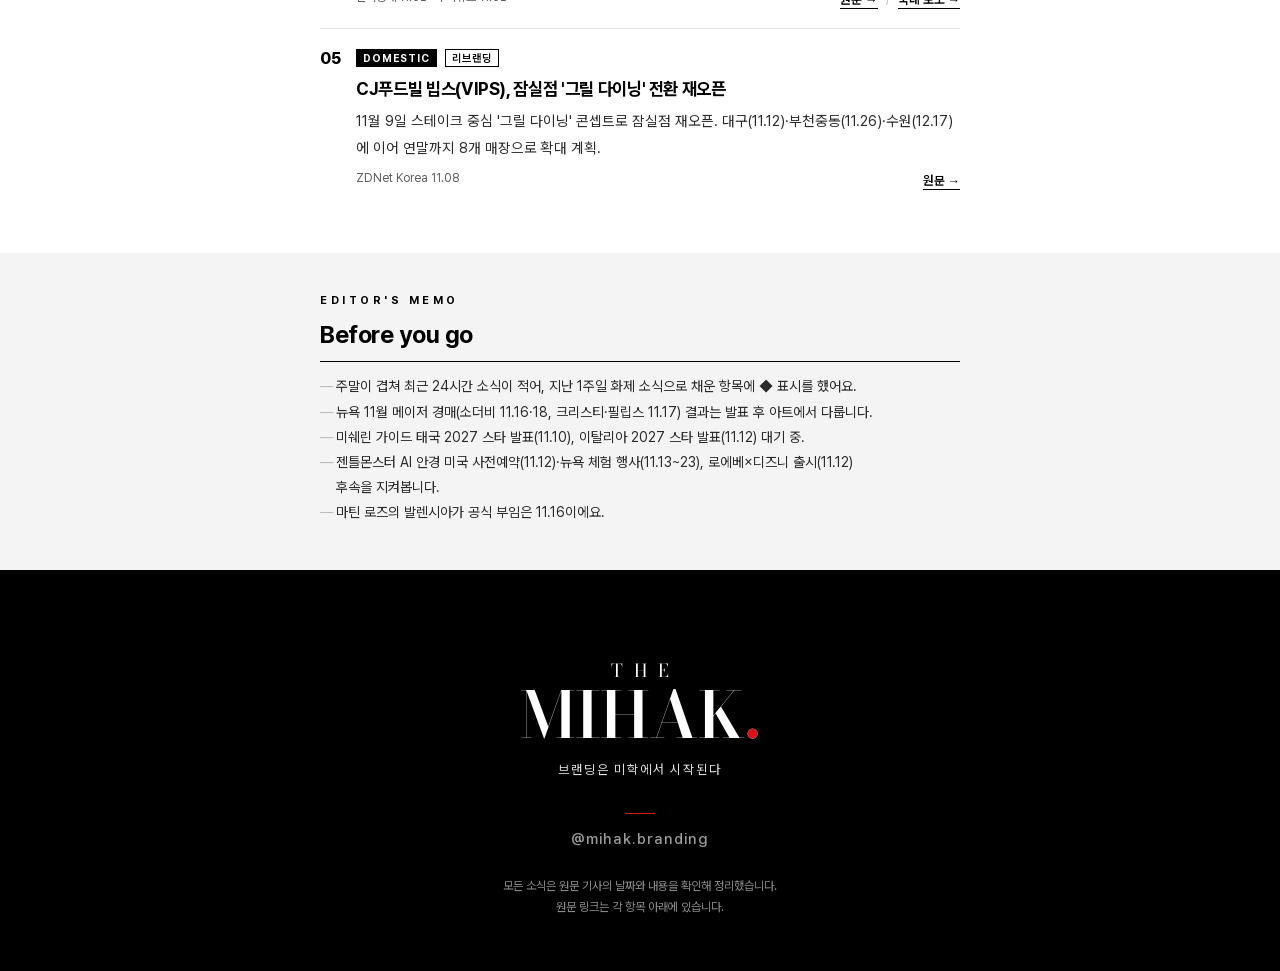
<file: issues/2026-11-09/index.html>
<!doctype html>
<html lang="ko">
<head>
<meta charset="utf-8">
<meta name="viewport" content="width=device-width, initial-scale=1, viewport-fit=cover">
<title>더 미학 데일리 2026.11.09</title>
<meta name="description" content="THE READ · 얼굴 위의 AI, 젠틀몬스터는 왜 호아킨 피닉스를 골랐나">
<meta property="og:title" content="더 미학 데일리 2026.11.09">
<meta property="og:description" content="THE READ · 얼굴 위의 AI, 젠틀몬스터는 왜 호아킨 피닉스를 골랐나">
<meta property="og:site_name" content="THE MIHAK">
<link rel="preconnect" href="https://fonts.googleapis.com"><link rel="preconnect" href="https://fonts.gstatic.com" crossorigin>
<link rel="stylesheet" href="https://fonts.googleapis.com/css2?family=Bodoni+Moda:ital,opsz,wght@0,6..96,400..900;1,6..96,400..900&display=swap">
<style>@font-face{font-family:'Pretendard';src:url('../../assets/fonts/PretendardVariable.woff2') format('woff2');font-weight:45 920;font-display:swap}</style>
<link rel="stylesheet" href="../../assets/mihak.css">
</head>
<body>
<div class="topnav"><div class="wrap"><a class="brand" href="../../">THE MIHAK</a><nav>
<a href="../../">Daily</a><a href="../../archive/">Archive</a><a class="cta" href="https://forms.gle/mGsi1SWmPyqKrdEK9" target="_blank" rel="noopener">상담 신청</a><a href="https://www.instagram.com/mihak.branding/" target="_blank" rel="noopener">Instagram</a></nav></div></div>
<header class="mast"><div class="wrap">
<div class="folio"><span class="cap">Aesthetic Branding Magazine</span><a href="https://www.instagram.com/mihak.branding/" target="_blank" rel="noopener">@mihak.branding</a></div>
<p class="date"><i>|</i>2026.11.09 (월) · No.01<i>|</i></p>
<div class="logo"><span class="the">THE</span><span class="mk">MIHAK<span class="dot">.</span></span></div>
<p class="tagline">미학 브랜딩 매거진</p>
</div></header>
<nav class="toc" aria-label="카테고리"><div class="wrap"><a class="toc-item" href="#c1"><span class="toc-en">Fashion</span><span class="toc-ko">패션 <b>5</b></span></a><a class="toc-item" href="#c2"><span class="toc-en">Beauty</span><span class="toc-ko">뷰티 <b>5</b></span></a><a class="toc-item" href="#c3"><span class="toc-en">Entertainment</span><span class="toc-ko">엔터 <b>5</b></span></a><a class="toc-item" href="#c4"><span class="toc-en">Art</span><span class="toc-ko">아트 <b>4</b></span></a><a class="toc-item" href="#c5"><span class="toc-en">Gastronomy</span><span class="toc-ko">미식 <b>5</b></span></a></div></nav>
<section class="read"><div class="wrap">
<p class="kick"><b>THE READ</b> · 오늘의 미학</p>
<h2>얼굴 위의 AI, 젠틀몬스터는 왜 호아킨 피닉스를 골랐나</h2>
<div class="rs"><p class="rs-k"><span class="rs-n">01</span><span class="rs-t">WHAT HAPPENED</span></p><p>젠틀몬스터가 삼성전자와 함께 만든 첫 AI 안경, &#x27;인텔리전트 아이웨어&#x27;의 캠페인 티저를 공개했어요. 조너선 글레이저가 연출하고 호아킨 피닉스가 주연을 맡았으며, 11월 12일 미국 사전예약과 13~23일 뉴욕 체험 행사가 이어집니다.</p></div><div class="rs"><p class="rs-k"><span class="rs-n">02</span><span class="rs-t">LIVE BX</span></p><p>아직 가격도, 제품 이름도 공개되지 않았어요. 티저가 먼저 건네는 건 사양표가 아니라 한 배우의 얼굴과 한 감독의 시선입니다.</p><p>젠틀몬스터 매장을 떠올려 보면 익숙한 장면이에요. 안경보다 거대한 설치물이 먼저 우리를 맞는 공간이죠. 뉴욕 체험 행사도 기술을 &#x27;써 보는&#x27; 시간보다 세계관에 &#x27;들어가는&#x27; 시간에 가까울 거라 기대하게 됩니다.</p></div><div class="rs"><p class="rs-k"><span class="rs-n">03</span><span class="rs-t">BRANDING AESTHETICS</span></p><p>젠틀몬스터는 처음부터 안경만 팔지 않았어요. 매장은 전시장이 되고, 제품은 오브제가 됐죠. 이 브랜드가 팔아 온 건 늘 낯선 경험이었습니다.</p><p>이번에도 방식은 같아요. 스마트 글래스는 기계처럼 보이는 순간 외면받습니다. 그래서 칩보다 영화를, 기능보다 얼굴을 앞세웠어요. 기술은 삼성이, 욕망은 젠틀몬스터가 맡는 구조입니다.</p></div><blockquote class="rq">기술은 사양이 아니라, 얼굴로 팔린다.</blockquote><div class="fy"><p class="rs-k"><span class="rs-n">04</span><span class="rs-t">FOR YOU</span></p><p>새 도구를 들고 나설 때 우리는 기능부터 말하곤 해요. 다룰 수 있는 툴, 쌓아 온 스펙. 하지만 사람을 붙잡는 건 그 도구를 쥔 나의 얼굴입니다.</p><p>젠틀몬스터가 기술 앞에 세계관을 세웠듯, 내 일에도 먼저 보여 줄 장면이 필요해요. 당신이 가장 먼저 보여 주고 싶은 얼굴은 무엇인가요?</p><a class="fy-cta" href="https://forms.gle/mGsi1SWmPyqKrdEK9" target="_blank" rel="noopener">나만의 미학 설계하기 <span class="arr">→</span></a></div>
<p class="card">→ 오늘의 미학은 THE READ 카드뉴스로 이어집니다 · <a href="https://www.instagram.com/mihak.branding/" target="_blank" rel="noopener">@mihak.branding</a></p>
</div></section>
<section class="picks"><div class="wrap">
<div class="sec-head"><p class="bar">EDITOR'S SELECTION</p><h2>Today's <em>Picks</em></h2><p>오늘 가장 이슈가 된 브랜딩 뉴스 다섯</p></div>
<ol><li class="pick"><span class="pick-no">01</span><div class="pick-body"><span class="chip">FASHION · 캠페인</span><p class="pick-h">젠틀몬스터, 호아킨 피닉스와 첫 AI 안경 티저</p><p class="pick-why">조너선 글레이저 연출·삼성 공동 개발. 국내외 패션·테크 매체가 동시에 다룬 이번 주 최대 화제.</p></div></li><li class="pick"><span class="pick-no">02</span><div class="pick-body"><span class="chip">FASHION · 컬래버</span><p class="pick-h">로에베, &#x27;크리스마스의 악몽&#x27; 홀리데이 컬렉션</p><p class="pick-why">새 디렉터 듀오 체제 로에베의 첫 홀리데이 컬래버. 11월 12일 출시.</p></div></li><li class="pick"><span class="pick-no">03</span><div class="pick-body"><span class="chip">ENTERTAINMENT · 캠페인</span><p class="pick-h">BTS 정국, 그라프 홀리데이 캠페인 &#x27;I Wish&#x27;</p><p class="pick-why">그라프 66년 역사상 첫 글로벌 앰배서더의 연말 필름. 캘빈클라인 캠페인과 동시 전개.</p></div></li><li class="pick"><span class="pick-no">04</span><div class="pick-body"><span class="chip">BEAUTY · 인수·매각</span><p class="pick-h">록시땅, 엘레미스를 PAI 파트너스에 매각</p><p class="pick-why">7년 만의 매각. 매출을 두 배로 키운 프레스티지 스킨케어의 새 주인.</p></div></li><li class="pick"><span class="pick-no">05</span><div class="pick-body"><span class="chip">ART · 전시</span><p class="pick-h">국립현대미술관, 조지아 오키프전 11월 12일 개막</p><p class="pick-why">오키프 작품의 국내 첫 소개. 시카고미술관 컬렉션 107점.</p></div></li></ol>
</div></section>
<div class="band"><div class="wrap"><div class="b-t">The <em>Briefing</em></div><span class="cap">24 stories · five categories</span></div></div>
<section class="cat" id="c1"><div class="wrap"><header class="cat-head"><span class="cat-idx">01</span><div><span class="cat-en">Fashion</span><span class="cat-sub"><b>패션</b>5 STORIES</span></div></header><article class="item"><span class="item-no">01</span><div class="item-body"><div class="item-meta"><span class="side dom">DOMESTIC</span><span class="type">캠페인</span></div><h3 class="item-h">젠틀몬스터(Gentle Monster), 호아킨 피닉스(Joaquin Phoenix) 주연 &#x27;인텔리전트 아이웨어&#x27; 티저 공개</h3><p class="item-s">조너선 글레이저(Jonathan Glazer)가 연출한 첫 AI 글래스 캠페인 티저 공개. 삼성전자와 공동 개발했으며 11월 12일 미국 사전예약, 11월 13~23일 뉴욕 체험 행사 예정. 가격·제품명은 미공개.</p><div class="item-src"><span>FashionUnited 11.06 · Hypebeast 11.06 · 뉴스1 11.06</span><span class="links"><a href="https://fashionunited.com/news/fashion/gentle-monster-reveals-first-look-at-intelligent-eyewear-film-with-joaquin-phoenix/2026110675611" target="_blank" rel="noopener">원문 <span class="arr">→</span></a><span class="sep">/</span><a href="https://www.news1.kr/industry/distribution/6346113" target="_blank" rel="noopener">국내 보도 <span class="arr">→</span></a></span></div></div></article><article class="item"><span class="item-no">02</span><div class="item-body"><div class="item-meta"><span class="side glo">INTERNATIONAL</span><span class="type">컬래버</span></div><h3 class="item-h">로에베(LOEWE)×디즈니, 팀 버튼(Tim Burton) &#x27;크리스마스의 악몽&#x27; 홀리데이 컬렉션</h3><p class="item-s">잭 매콜로·라자로 에르난데스 체제의 로에베가 1993년작 &#x27;크리스마스의 악몽&#x27;을 재해석한 홀리데이 컬렉션 공개. 아마조나 백, 캐릭터 참, 향수·캔들로 구성되며 11월 12일 출시 예정.</p><div class="item-src"><span>Wallpaper* 11.06 · 마리끌레르 코리아 11.06</span><span class="links"><a href="https://www.wallpaper.com/fashion-beauty/loewe-tim-burton-disney-the-nightmare-before-christmas-collection" target="_blank" rel="noopener">원문 <span class="arr">→</span></a><span class="sep">/</span><a href="https://www.marieclairekorea.com/?p=573111" target="_blank" rel="noopener">국내 보도 <span class="arr">→</span></a></span></div></div></article><article class="item"><span class="item-no">03</span><div class="item-body"><div class="item-meta"><span class="side dom">DOMESTIC</span><span class="type">팝업</span><span class="wid">◆ 1주일 화제</span></div><h3 class="item-h">요지 야마모토(Yohji Yamamoto), 청담동 3개월 한정 팝업</h3><p class="item-s">신세계인터내셔날이 압구정로60길에 2027년 1월 31일까지 팝업 운영. 11월 6일 출간된 &#x27;Yohji Yamamoto Drawing&#x27;의 미공개 드로잉과 26FW 컬렉션 공개, 일부 라인은 이 매장 단독 판매.</p><div class="item-src"><span>신세계그룹 뉴스룸 11.05 · 데일리안 11.05</span><span class="links"><a href="https://www.shinsegaegroupnewsroom.com/yohji-yamamoto-opens-a-pop-up-store-in-cheongdam-dong/" target="_blank" rel="noopener">원문 <span class="arr">→</span></a><span class="sep">/</span><a href="https://www.dailian.co.kr/news/view/1711057/" target="_blank" rel="noopener">국내 보도 <span class="arr">→</span></a></span></div></div></article><article class="item"><span class="item-no">04</span><div class="item-body"><div class="item-meta"><span class="side glo">INTERNATIONAL</span><span class="type">리스트</span><span class="wid">◆ 1주일 화제</span></div><h3 class="item-h">2026 CFDA 패션 어워즈, 랄프 로렌(Ralph Lauren) 올해의 남성복 디자이너 세 번째 수상</h3><p class="item-s">여성복은 레이철 스콧(Diotima), 인터내셔널은 앤서니 바카렐로(Saint Laurent), 액세서리는 아나 쿠리, 신인은 콜린 앨런 수상. CFDA 패션 펀드는 제인 리(Lii).</p><div class="item-src"><span>nss magazine 11.03 · Fashionista 11.07</span><span class="links"><a href="https://www.nssmag.com/en/fashion/47525/rachel-scott-and-ralph-lauren-are-the-cfda-american-designer-of-the-year" target="_blank" rel="noopener">원문 <span class="arr">→</span></a></span></div></div></article><article class="item"><span class="item-no">05</span><div class="item-body"><div class="item-meta"><span class="side glo">INTERNATIONAL</span><span class="type">디렉터 변경</span><span class="wid">◆ 1주일 화제</span></div><h3 class="item-h">루이 비통(Louis Vuitton), 엑토르 무엘라스(Hector Muelas)를 최고브랜드크리에이티브책임자로 선임</h3><p class="item-s">티파니 CBCO 출신 무엘라스가 11월 1일부로 신설 직책에 부임. 다미앵 베르트랑 부CEO에게 보고하며 글로벌 캠페인과 크리에이티브·콘텐츠 총괄.</p><div class="item-src"><span>WWD · AD HOC NEWS 11.02</span><span class="links"><a href="https://ad-hoc-news.de/boerse/news/corporate-news/lvmh-stock-gets-new-louis-vuitton-brand-chief/70444328" target="_blank" rel="noopener">원문 <span class="arr">→</span></a></span></div></div></article></div></section><section class="cat" id="c2"><div class="wrap"><header class="cat-head"><span class="cat-idx">02</span><div><span class="cat-en">Beauty</span><span class="cat-sub"><b>뷰티</b>5 STORIES</span></div></header><article class="item"><span class="item-no">01</span><div class="item-body"><div class="item-meta"><span class="side glo">INTERNATIONAL</span><span class="type">인수·매각</span><span class="wid">◆ 1주일 화제</span></div><h3 class="item-h">록시땅(L&#x27;Occitane), 엘레미스(Elemis)를 PAI 파트너스(PAI Partners)에 매각</h3><p class="item-s">인수 7년 만에 영국 스킨케어 브랜드 엘레미스를 사모펀드 PAI 파트너스에 매각, 거래액 비공개. 록시땅 체제에서 매출이 약 2배인 3억 달러 이상으로 성장, PAI는 미국·디지털 채널 확대 계획.</p><div class="item-src"><span>Cosmetics Business 11.05 · Global Cosmetics News 11.07</span><span class="links"><a href="https://cosmeticsbusiness.com/l-occitane-group-offloads-elemis-to-pai-partners" target="_blank" rel="noopener">원문 <span class="arr">→</span></a><span class="sep">/</span><a href="https://www.globalcosmeticsnews.com/global-cosmetics-news-weekly-review-week-45-november-2026/" target="_blank" rel="noopener">주간 정리 <span class="arr">→</span></a></span></div></div></article><article class="item"><span class="item-no">02</span><div class="item-body"><div class="item-meta"><span class="side glo">INTERNATIONAL</span><span class="type">컬래버</span><span class="wid">◆ 1주일 화제</span></div><h3 class="item-h">코티(Coty), 마크 제이콥스(Marc Jacobs) 뷰티 라이선스 40년 연장</h3><p class="item-s">WHP 글로벌·G-III와 맺은 향수·메이크업 라이선스를 40년 연장. 2003년 &#x27;데이지&#x27;로 시작한 협업이며, 5월 재출시한 메이크업 라인은 목표 실적 상회 중이라고 발표.</p><div class="item-src"><span>Cosmetics Business 11.04</span><span class="links"><a href="https://cosmeticsbusiness.com/coty-extends-marc-jacobs-beauty-license-for-40-years" target="_blank" rel="noopener">원문 <span class="arr">→</span></a></span></div></div></article><article class="item"><span class="item-no">03</span><div class="item-body"><div class="item-meta"><span class="side dom">DOMESTIC</span><span class="type">확장</span><span class="wid">◆ 1주일 화제</span></div><h3 class="item-h">메디큐브·바이오던스, 런던 셀프리지(Selfridges) 상설 카운터 오픈</h3><p class="item-s">셀프리지 옥스퍼드 스트리트 본점 K-뷰티 구역에 입점. 바이오던스는 세계 첫 상설 매장, 메디큐브는 유럽 첫 상설 매장.</p><div class="item-src"><span>BeautyMatter 11.02</span><span class="links"><a href="https://beautymatter.com/articles/selfridges-medicube-biodance" target="_blank" rel="noopener">원문 <span class="arr">→</span></a></span></div></div></article><article class="item"><span class="item-no">04</span><div class="item-body"><div class="item-meta"><span class="side dom">DOMESTIC</span><span class="type">인수·매각</span><span class="wid">◆ 1주일 화제</span></div><h3 class="item-h">LG생활건강, 힌스(hince) 운영사 비바웨이브 지분 100% 확보</h3><p class="item-s">11월 3일 이사회에서 콜옵션으로 잔여 지분 25% 인수 의결, 가격 비공개. 2023년 425억 원에 75%를 인수한 데 이은 완전 자회사화.</p><div class="item-src"><span>메트로신문 11.03 · CEO스코어데일리 11.06</span><span class="links"><a href="https://www.metroseoul.co.kr/article/20261103500451" target="_blank" rel="noopener">원문 <span class="arr">→</span></a><span class="sep">/</span><a href="https://ceoscoredaily.com/page/view/2026110416211371081" target="_blank" rel="noopener">국내 보도 <span class="arr">→</span></a></span></div></div></article><article class="item"><span class="item-no">05</span><div class="item-body"><div class="item-meta"><span class="side dom">DOMESTIC</span><span class="type">확장</span></div><h3 class="item-h">메디필, 미국 노드스트롬(Nordstrom) 입점</h3><p class="item-s">스킨아이디어의 메디필이 미국 브랜드명 &#x27;MDP+&#x27;로 노드스트롬 정규 매장·노드스트롬 랙·온라인에 순차 입점. 전 채널 8종 전개 예정.</p><div class="item-src"><span>CMN 11.07</span><span class="links"><a href="https://www.cmn.co.kr/sub/news/news_view.asp?news_idx=51491" target="_blank" rel="noopener">원문 <span class="arr">→</span></a></span></div></div></article></div></section><section class="cat" id="c3"><div class="wrap"><header class="cat-head"><span class="cat-idx">03</span><div><span class="cat-en">Entertainment</span><span class="cat-sub"><b>엔터</b>5 STORIES</span></div></header><article class="item"><span class="item-no">01</span><div class="item-body"><div class="item-meta"><span class="side dom">DOMESTIC</span><span class="type">캠페인</span></div><h3 class="item-h">BTS 정국, 그라프(Graff) 홀리데이 캠페인 &#x27;I Wish&#x27; 주연</h3><p class="item-s">그라프 66년 역사상 첫 글로벌 앰배서더인 정국이 홀리데이 필름에서 &#x27;로렌스 그라프 시그니처&#x27; 컬렉션 착용. 같은 시기 캘빈클라인 홀리데이 기획 &#x27;Jung Kook Unwraps the Icons&#x27;도 공개.</p><div class="item-src"><span>스타뉴스 11.07 · 톱스타뉴스 11.07</span><span class="links"><a href="https://www.starnewskorea.com/en/star/2026/11/07/2026110707380887084" target="_blank" rel="noopener">원문 <span class="arr">→</span></a><span class="sep">/</span><a href="https://www.topstarnews.net/news/articleView.html?idxno=16270426" target="_blank" rel="noopener">국내 보도 <span class="arr">→</span></a></span></div></div></article><article class="item"><span class="item-no">02</span><div class="item-body"><div class="item-meta"><span class="side glo">INTERNATIONAL</span><span class="type">캠페인</span><span class="wid">◆ 1주일 화제</span></div><h3 class="item-h">디올(Dior), 실뱅 쇼메(Sylvain Chomet) 연출 애니메이션 홀리데이 필름…리한나·로버트 패틴슨 목소리 출연</h3><p class="item-s">조너선 앤더슨이 의뢰한 손그림 단편 &#x27;Christian Dior&#x27;s Night in Color&#x27; 공개. 크리스찬 디올과 마를레네 디트리히의 우정이 모티프이며, 패틴슨 내레이션에 리한나·루이 가렐 등이 목소리 출연.</p><div class="item-src"><span>WWD 11.04 · Designscene 11.04</span><span class="links"><a href="https://www.designscene.net/2026/11/dior-holiday-2026.html" target="_blank" rel="noopener">원문 <span class="arr">→</span></a></span></div></div></article><article class="item"><span class="item-no">03</span><div class="item-body"><div class="item-meta"><span class="side glo">INTERNATIONAL</span><span class="type">캠페인</span><span class="wid">◆ 1주일 화제</span></div><h3 class="item-h">구찌(Gucci), 머라이어 캐리(Mariah Carey) 주연 홀리데이 캠페인…하모니 코린(Harmony Korine) 연출</h3><p class="item-s">&#x27;All I Want for Christmas Is You&#x27;를 배경으로 캐리의 호텔 도착을 준비하는 직원들을 그린 필름 공개. 캐리는 &#x27;버터플라이&#x27; 스페셜 컬렉션 착용.</p><div class="item-src"><span>WWD 11.02 · Rolling Stone 11.03</span><span class="links"><a href="https://readdork.com/news/mariah-carey-gucci-holiday-campaign-harmony-korine-3adbb278bb" target="_blank" rel="noopener">원문 <span class="arr">→</span></a></span></div></div></article><article class="item"><span class="item-no">04</span><div class="item-body"><div class="item-meta"><span class="side dom">DOMESTIC</span><span class="type">캠페인</span><span class="wid">◆ 1주일 화제</span></div><h3 class="item-h">뚜레쥬르, 배우 이도현 브랜드 모델 발탁</h3><p class="item-s">CJ푸드빌 뚜레쥬르가 이도현을 새 모델로 선정하고 연말 케이크 중심 홀리데이 캠페인 시작. 광고 영상은 11월 11일 공개 예정.</p><div class="item-src"><span>파이낸셜뉴스 11.05 · 뉴스핌 11.05</span><span class="links"><a href="https://www.fnnews.com/news/202611050915373843" target="_blank" rel="noopener">원문 <span class="arr">→</span></a></span></div></div></article><article class="item"><span class="item-no">05</span><div class="item-body"><div class="item-meta"><span class="side glo">INTERNATIONAL</span><span class="type">컬래버</span><span class="wid">◆ 1주일 화제</span></div><h3 class="item-h">&#x27;헝거게임: 선라이즈 온 더 리핑&#x27; × 센트버드(Scentbird)·드리프트(Drift) 향 컬렉션</h3><p class="item-s">라이언스게이트와 손잡은 한정판 오 드 퍼퓸·홈 디퓨저·차량용 방향제 11월 5일 출시. 11월 20일 영화 개봉에 앞선 IP 라이선스 확장.</p><div class="item-src"><span>PR Newswire 11.05 · Parade 11.05</span><span class="links"><a href="https://parade.com/news/new-hunger-games-movie-is-getting-an-unexpected-fragrance-collection-and-fans-can-shop-it-starting-at-15" target="_blank" rel="noopener">원문 <span class="arr">→</span></a></span></div></div></article></div></section><section class="cat" id="c4"><div class="wrap"><header class="cat-head"><span class="cat-idx">04</span><div><span class="cat-en">Art</span><span class="cat-sub"><b>아트</b>4 STORIES · 5개 미만</span></div></header><article class="item"><span class="item-no">01</span><div class="item-body"><div class="item-meta"><span class="side dom">DOMESTIC</span><span class="type">전시</span></div><h3 class="item-h">국립현대미술관 과천관, 「조지아 오키프와 미국 모더니즘」 11월 12일 개막</h3><p class="item-s">시카고미술관의 알프레드 스티글리츠 컬렉션 중심 회화·사진 107점. 오키프 작품의 국내 첫 소개로 2027년 3월 21일까지, 이후 부산현대미술관 순회.</p><div class="item-src"><span>피플투데이 11.08 · 비건뉴스 11.05</span><span class="links"><a href="https://www.epeopletoday.com/news/articleView.html?idxno=22605" target="_blank" rel="noopener">원문 <span class="arr">→</span></a><span class="sep">/</span><a href="https://www.vegannews.co.kr/news/article.html?no=400793" target="_blank" rel="noopener">국내 보도 <span class="arr">→</span></a></span></div></div></article><article class="item"><span class="item-no">02</span><div class="item-body"><div class="item-meta"><span class="side glo">INTERNATIONAL</span><span class="type">디렉터 변경</span><span class="wid">◆ 1주일 화제</span></div><h3 class="item-h">휘트니 미술관(Whitney Museum), 2028 비엔날레 큐레이터에 멕 온리·잭 위노커</h3><p class="item-s">2028년 3월 개막하는 제83회 휘트니 비엔날레를 내부 큐레이터 멕 온리와 안무가·연출가 잭 위노커가 공동 기획. 2026 비엔날레는 관람객 55만 명 이상 기록.</p><div class="item-src"><span>The Art Newspaper 11.06 · Hyperallergic 11.06</span><span class="links"><a href="https://www.theartnewspaper.com/2026/11/06/whitney-biennial-2028-curators-meg-onli-zack-winokur" target="_blank" rel="noopener">원문 <span class="arr">→</span></a><span class="sep">/</span><a href="https://hyperallergic.com/meg-onli-and-zack-winokur-to-curate-2028-whitney-biennial/" target="_blank" rel="noopener">보도 <span class="arr">→</span></a></span></div></div></article><article class="item"><span class="item-no">03</span><div class="item-body"><div class="item-meta"><span class="side dom">DOMESTIC</span><span class="type">경매</span><span class="wid">◆ 1주일 화제</span></div><h3 class="item-h">서울옥션 「2026 옥션쇼」 11월 11~24일…이브닝세일 최고가 김환기 28억 원</h3><p class="item-s">2주간 경매 12회, 약 1,000점 출품. 11월 23일 이브닝세일은 34점 약 190억 원 규모로 김환기 전면점화, 데이미언 허스트, 이우환, 쿠사마 야요이 출품.</p><div class="item-src"><span>아시아경제 11.02</span><span class="links"><a href="https://view.asiae.co.kr/article/2026110217174197150" target="_blank" rel="noopener">원문 <span class="arr">→</span></a></span></div></div></article><article class="item"><span class="item-no">04</span><div class="item-body"><div class="item-meta"><span class="side dom">DOMESTIC</span><span class="type">전시</span><span class="wid">◆ 1주일 화제</span></div><h3 class="item-h">제16회 광주비엔날레, 11월 15일 폐막 앞둬</h3><p class="item-s">「너는 네 삶을 바꿔야 한다」 주제로 10월 15일 기준 누적 관람객 20만 명 돌파. 폐막 전 작가·큐레이터와의 만남 프로그램 운영.</p><div class="item-src"><span>전남일보 11.04</span><span class="links"><a href="https://www.jnilbo.com/news/articleView.html?idxno=90000079519" target="_blank" rel="noopener">원문 <span class="arr">→</span></a></span></div></div></article><div class="note"><p class="note-k">EDITOR'S NOTE</p><p>뉴욕 11월 메이저 경매는 11.16~18 열려요. 낙찰 결과는 발표 후 이 자리에서 다룹니다.</p></div></div></section><section class="cat" id="c5"><div class="wrap"><header class="cat-head"><span class="cat-idx">05</span><div><span class="cat-en">Gastronomy</span><span class="cat-sub"><b>미식</b>5 STORIES</span></div></header><article class="item"><span class="item-no">01</span><div class="item-body"><div class="item-meta"><span class="side glo">INTERNATIONAL</span><span class="type">부고</span><span class="wid">◆ 1주일 화제</span></div><h3 class="item-h">이탈리아 첫 여성 미쉐린 3스타 셰프 나디아 산티니(Nadia Santini) 별세, 향년 72세</h3><p class="item-s">만토바 인근 &#x27;달 페스카토레(Dal Pescatore)&#x27;를 1996년 3스타로 이끈 셰프. 2013년 월드 베스트 여성 셰프 수상, 두 아들이 레스토랑 운영 승계.</p><div class="item-src"><span>ANSA 11.02</span><span class="links"><a href="https://www.ansa.it/english/news/lifestyle/food_wine/2026/11/02/first-italian-3-star-female-chef-dies-at-72_7c5b4284-10a1-4694-91c4-360b9217d7f2.html" target="_blank" rel="noopener">원문 <span class="arr">→</span></a></span></div></div></article><article class="item"><span class="item-no">02</span><div class="item-body"><div class="item-meta"><span class="side glo">INTERNATIONAL</span><span class="type">리스트</span></div><h3 class="item-h">미쉐린 가이드 이탈리아 2027(Guida Michelin Italia), 빕 구르망 37곳 신규 선정</h3><p class="item-s">신규 37곳 선공개로 총 276곳, 전년 255곳 대비 증가. 스타 발표는 11월 12일 피아첸차에서 예정.</p><div class="item-src"><span>Scatti di Gusto 11.06</span><span class="links"><a href="https://www.scattidigusto.it/bib-gourmand-michelin-2027" target="_blank" rel="noopener">원문 <span class="arr">→</span></a></span></div></div></article><article class="item"><span class="item-no">03</span><div class="item-body"><div class="item-meta"><span class="side glo">INTERNATIONAL</span><span class="type">리스트</span><span class="wid">◆ 1주일 화제</span></div><h3 class="item-h">미쉐린 가이드 스위스 2026, 안데르마트 &#x27;더 재패니즈 레스토랑&#x27; 3스타 승격</h3><p class="item-s">더 체디 안데르마트 내 &#x27;더 재패니즈 레스토랑(The Japanese Restaurant)&#x27;이 2스타에서 3스타로 승격. 스위스 3스타 총 5곳, 스타 레스토랑 133곳.</p><div class="item-src"><span>MICHELIN Guide 11.02 · Cuisine Helvetica 11.03</span><span class="links"><a href="https://guide.michelin.com/en/article/michelin-guide-ceremony/michelin-guide-switzerland-2026-andermatt-three-stars" target="_blank" rel="noopener">원문 <span class="arr">→</span></a></span></div></div></article><article class="item"><span class="item-no">04</span><div class="item-body"><div class="item-meta"><span class="side dom">DOMESTIC</span><span class="type">확장</span><span class="wid">◆ 1주일 화제</span></div><h3 class="item-h">CJ제일제당 &#x27;퀴진케이&#x27; 출신 한식 파인다이닝 &#x27;오닐(ONIL)&#x27;, 용산 정식 오픈</h3><p class="item-s">퀴진케이 8번째 팝업으로 6개월간 약 700명이 찾은 진연준·최인규 셰프의 레스토랑이 용산에 정식 매장 오픈. 퀴진케이 출신 셰프 중 4번째 독립 한식당.</p><div class="item-src"><span>한국경제 11.02 · 쿠키뉴스 11.02</span><span class="links"><a href="https://www.hankyung.com/article/202611029528i" target="_blank" rel="noopener">원문 <span class="arr">→</span></a><span class="sep">/</span><a href="https://www.kukinews.com/article/view/kuk202611020052" target="_blank" rel="noopener">국내 보도 <span class="arr">→</span></a></span></div></div></article><article class="item"><span class="item-no">05</span><div class="item-body"><div class="item-meta"><span class="side dom">DOMESTIC</span><span class="type">리브랜딩</span></div><h3 class="item-h">CJ푸드빌 빕스(VIPS), 잠실점 &#x27;그릴 다이닝&#x27; 전환 재오픈</h3><p class="item-s">11월 9일 스테이크 중심 &#x27;그릴 다이닝&#x27; 콘셉트로 잠실점 재오픈. 대구(11.12)·부천중동(11.26)·수원(12.17)에 이어 연말까지 8개 매장으로 확대 계획.</p><div class="item-src"><span>ZDNet Korea 11.08</span><span class="links"><a href="https://zdnet.co.kr/view/?no=20261108101335" target="_blank" rel="noopener">원문 <span class="arr">→</span></a></span></div></div></article></div></section>
<section class="memo"><div class="wrap"><span class="cap">Editor's Memo</span><p class="m-t">Before you go</p><ul><li>주말이 겹쳐 최근 24시간 소식이 적어, 지난 1주일 화제 소식으로 채운 항목에 ◆ 표시를 했어요.</li><li>뉴욕 11월 메이저 경매(소더비 11.16·18, 크리스티·필립스 11.17) 결과는 발표 후 아트에서 다룹니다.</li><li>미쉐린 가이드 태국 2027 스타 발표(11.10), 이탈리아 2027 스타 발표(11.12) 대기 중.</li><li>젠틀몬스터 AI 안경 미국 사전예약(11.12)·뉴욕 체험 행사(11.13~23), 로에베×디즈니 출시(11.12) 후속을 지켜봅니다.</li><li>마틴 로즈의 발렌시아가 공식 부임은 11.16이에요.</li></ul></div></section>
<footer class="foot"><div class="wrap">
<div class="logo"><span class="the">THE</span><span class="mk">MIHAK<span class="dot">.</span></span></div>
<p class="tagline">브랜딩은 미학에서 시작된다</p>
<div class="rule"></div>
<a class="ig" href="https://www.instagram.com/mihak.branding/" target="_blank" rel="noopener">@mihak.branding</a>
<p class="small">모든 소식은 원문 기사의 날짜와 내용을 확인해 정리했습니다.<br>원문 링크는 각 항목 아래에 있습니다.</p>
</div></footer>
</body>
</html>
</file>
<file: assets/mihak.css>
/* Layout: one 680px editorial column; black bands for TOC, THE READ and footer; white paper elsewhere. Single light look, NEOVIVI black & white. */
:root{--k:#000;--w:#fff;--paper:#f4f4f4;--g1:#8a8a8a;--g2:#5c5c5c;--g3:#bdbdbd;--line:#e3e3e3;--line-d:#2b2b2b;--body:#333;
--serif:'Bodoni Moda','Didot','Times New Roman',serif;--sans:'Pretendard','Apple SD Gothic Neo','Noto Sans KR',sans-serif;color-scheme:light}
*{box-sizing:border-box}
html{background:var(--w)}
body{background:var(--w);color:var(--k);font-family:var(--sans);margin:0;-webkit-font-smoothing:antialiased;word-break:keep-all}
a{color:inherit;text-decoration:none}
a:focus-visible{outline:2px solid var(--k);outline-offset:2px}
.wrap{max-width:680px;margin:0 auto;padding-left:max(20px,env(safe-area-inset-left,0px));padding-right:max(20px,env(safe-area-inset-right,0px))}
[class]{font-optical-sizing:none;font-variation-settings:"opsz" 24}
.cap{font-size:10px;letter-spacing:.32em;font-weight:600;text-transform:uppercase}
.mast{padding-block:20px 44px;text-align:center}
.folio{display:flex;justify-content:space-between;align-items:center;padding-bottom:11px;border-bottom:1px solid var(--k);gap:12px}
.folio a{font-size:12px;font-weight:600}
.date{margin-top:34px;font-size:12px;font-weight:600;letter-spacing:.14em;color:var(--g2)}
.date i{font-style:normal;color:var(--g3);margin:0 10px;font-weight:400}
.logo{display:flex;flex-direction:column;align-items:center;margin-top:20px;line-height:1}
.logo .the{font-family:var(--serif);font-size:18px;letter-spacing:.6em;padding-left:.6em}
.logo .mk{font-family:var(--serif);font-size:clamp(76px,19vw,124px);font-weight:600;letter-spacing:0;font-variation-settings:"opsz" 36;line-height:.92;margin-top:6px}
.tagline{margin-top:18px;font-size:13px;letter-spacing:.14em;color:var(--g2)}
.toc{background:var(--k);color:var(--w)}
.toc .wrap{display:grid;grid-template-columns:repeat(5,minmax(0,1fr));padding-block:6px}
.toc-item{text-align:center;padding:14px 2px 13px;border-right:1px solid var(--line-d);display:flex;flex-direction:column;gap:4px}
.toc-item:last-child{border-right:none}
.toc-en{font-family:var(--serif);font-size:12px;letter-spacing:.08em}
.toc-ko{font-size:11px;color:#9a9a9a}.toc-ko b{color:var(--w);font-weight:600}
.read{background:var(--k);color:var(--w);border-top:1px solid var(--line-d)}
.read .wrap{padding-block:60px 60px}
.read p{text-wrap:pretty;word-break:keep-all}
.read .kick{font-size:13px;font-weight:700;letter-spacing:.16em;color:#a8a8a8}
.read h2{font-size:clamp(28px,7vw,38px);font-weight:700;line-height:1.32;letter-spacing:-.025em;margin:16px 0 0;text-wrap:balance}
.rs{margin-top:48px}
.rs-k{display:flex;align-items:baseline;gap:12px;margin:0 0 16px;padding-bottom:12px;border-bottom:1px solid #2c2c2c}
.rs-n{font-family:var(--serif);font-size:15px;color:#8a8a8a;letter-spacing:.04em}
.rs-t{font-size:clamp(19px,5vw,22px);font-weight:800;letter-spacing:.1em;line-height:1.2;
 background:linear-gradient(100deg,#9a9a9a 0%,#fff 30%,#d9d9d9 45%,#fff 55%,#b8b8b8 70%,#fff 100%);background-size:220% 100%;
 -webkit-background-clip:text;background-clip:text;color:transparent;animation:shine 6s linear infinite}
@keyframes shine{from{background-position:120% 0}to{background-position:-100% 0}}
@media (prefers-reduced-motion:reduce){.rs-t{animation:none}}
.rs p:not(.rs-k),.fy p:not(.rs-k){font-size:16.5px;line-height:1.95;color:#ededed;margin:0 0 16px;letter-spacing:-.005em}
.rq{margin:52px 0 0;padding:34px 4px;border-top:1px solid #fff;border-bottom:1px solid #fff;text-align:center;
 font-size:clamp(24px,6.4vw,32px);font-weight:700;line-height:1.45;letter-spacing:-.025em;text-wrap:balance;word-break:keep-all}
.fy{margin-top:52px;background:var(--w);color:var(--k);padding:30px 24px 28px}
.fy .rs-k{border-bottom-color:#d9d9d9}
.fy .rs-n{color:#777}
.fy .rs-t{background:none;color:var(--k);-webkit-background-clip:border-box;background-clip:border-box;animation:none}
.fy p:not(.rs-k){color:#222}
.fy-cta{display:inline-block;margin-top:6px;font-size:14px;font-weight:700;color:var(--k);border-bottom:1.5px solid var(--k);padding-bottom:2px}
.read .card{margin-top:28px;font-size:13px;color:#9a9a9a;letter-spacing:.02em}
.read .card a{white-space:nowrap;color:var(--w);border-bottom:1px solid #777;padding-bottom:1px}
.picks .wrap{padding-block:50px 44px}
.sec-head{text-align:center;margin-bottom:24px}
.sec-head .bar{font-size:11px;font-weight:600;letter-spacing:.16em;color:var(--g2)}
.sec-head h2{font-family:var(--serif);font-weight:400;font-size:44px;margin:10px 0 0;line-height:1.1}
.sec-head h2 em{font-style:normal}
.sec-head p{font-size:12px;color:var(--g1);margin:8px 0 0}
.picks ol{list-style:none;margin:0;padding:0}
.pick{display:grid;grid-template-columns:44px minmax(0,1fr);border-top:1px solid var(--line);padding:16px 0}
.pick:first-child{border-top:1px solid var(--k)}.pick:last-child{border-bottom:1px solid var(--k)}
.pick-no{font-family:var(--sans);font-weight:600;font-size:22px;line-height:1;padding-top:3px}
.chip{display:inline-block;font-size:10px;font-weight:700;letter-spacing:.08em;padding:3px 7px 2px;background:var(--k);color:var(--w)}
.pick-h{font-size:16px;font-weight:700;line-height:1.5;margin:8px 0 0;letter-spacing:-.02em}
.pick-why{font-size:12.5px;color:var(--g2);line-height:1.6;margin:5px 0 0}
.band{background:var(--k);color:var(--w);text-align:center}
.band .wrap{padding-block:34px 32px}
.band .b-t{font-family:var(--serif);font-size:34px;line-height:1.1}.band .b-t em{font-style:normal}
.band .cap{display:block;color:#8a8a8a;margin-top:10px}
.cat .wrap{padding-block:44px 8px}
.cat-head{display:flex;align-items:flex-end;gap:16px;border-top:2px solid var(--k);padding-block:14px;border-bottom:1px solid var(--line)}
.cat-idx{font-family:var(--serif);font-size:46px;line-height:.85}
.cat-en{display:block;font-family:var(--serif);font-size:32px;line-height:1}
.cat-sub{display:block;margin-top:7px;font-size:10px;color:var(--g1);letter-spacing:.2em}
.cat-sub b{color:var(--k);font-weight:700;letter-spacing:.04em;margin-right:8px}
.item{display:grid;grid-template-columns:36px minmax(0,1fr);padding:20px 0 19px;border-bottom:1px solid var(--line)}
.item:last-of-type{border-bottom:none}
.item-no{font-family:var(--sans);font-weight:600;font-size:15px;color:var(--g1)}
.item-body{min-width:0}
.item-meta{display:flex;flex-wrap:wrap;gap:8px;align-items:center}
.side{font-size:9.5px;font-weight:700;letter-spacing:.08em;padding:3px 7px 2px}
.side.dom{background:var(--k);color:var(--w)}.side.glo{background:#e6e6e6;color:var(--k)}
.type{font-size:11px;font-weight:600;color:var(--k);border:1px solid var(--k);padding:2px 6px 1px}
.wid{font-size:10px;color:var(--g2)}
.item-h{font-size:16px;font-weight:700;line-height:1.5;letter-spacing:-.02em;margin:9px 0 0}
.item-s{font-size:13px;color:var(--body);line-height:1.8;margin:6px 0 0}
.item-src{display:flex;flex-wrap:wrap;justify-content:space-between;gap:6px 12px;margin-top:10px;font-size:11px;color:var(--g1)}
.item-src a{color:var(--k);font-weight:600;border-bottom:1px solid var(--k);padding-bottom:1px}
.sep{color:var(--g3);margin:0 8px}.arr{font-family:var(--serif)}
.note{margin:2px 0 24px;background:var(--paper);padding:15px 18px;border-left:2px solid var(--k)}
.note-k{font-size:9.5px;letter-spacing:.3em;font-weight:700;margin:0 0 5px}
.note p{font-size:12.5px;color:var(--body);line-height:1.7;margin:0}
.memo{background:var(--paper);margin-top:36px}
.memo .wrap{padding-block:36px 44px}
.memo .m-t{font-weight:700;font-size:24px;letter-spacing:-.02em;margin:12px 0 12px;padding-bottom:12px;border-bottom:1px solid var(--k)}
.memo ul{list-style:none;margin:0;padding:0}
.memo li{font-size:12.5px;color:var(--body);line-height:1.8;padding-left:16px;position:relative}
.memo li::before{content:"—";position:absolute;left:0;color:var(--g3)}
.foot{background:var(--k);color:var(--w);text-align:center}
.foot .wrap{padding-block:72px 42px}
.foot .logo .mk{font-size:64px}
.foot .tagline{color:#e0e0e0}
.foot .rule{width:30px;height:1px;background:#555;margin:36px auto 0}
.foot .ig{display:inline-block;margin-top:16px;font-size:15px;letter-spacing:.06em;color:#9a9a9a;font-weight:500}
.foot .small{font-size:11px;color:#6a6a6a;margin-top:28px;line-height:1.7}
@media (max-width:520px){
 .toc .wrap{grid-template-columns:repeat(3,minmax(0,1fr))}
 .toc-item:nth-child(3){border-right:none}
 .toc-item:nth-child(n+4){border-top:1px solid var(--line-d)}
 .cat-en{font-size:26px}.cat-idx{font-size:38px}.sec-head h2{font-size:36px}
 .item{grid-template-columns:28px minmax(0,1fr)}.pick{grid-template-columns:32px minmax(0,1fr)}
}

.topnav{background:var(--k);color:var(--w)}
.topnav .wrap{display:flex;justify-content:space-between;align-items:center;gap:12px;padding-block:12px;font-size:12px;letter-spacing:.08em}
.topnav .brand{font-family:var(--serif);font-size:15px;letter-spacing:.18em}
.topnav nav{display:flex;gap:16px;flex-wrap:wrap}
.topnav a:hover{text-decoration:underline}
.arch .wrap{padding-block:40px 60px}
.arch h1{font-family:var(--serif);font-weight:400;font-size:44px;margin:0 0 6px}
.arch .lead{color:var(--g2);font-size:13px;margin:0 0 28px}
.arch ul{list-style:none;margin:0;padding:0;border-top:2px solid var(--k)}
.arch li{border-bottom:1px solid var(--line)}
.arch li a{display:grid;grid-template-columns:120px minmax(0,1fr);gap:16px;padding:18px 0}
.arch .d{font-family:var(--serif);font-size:16px}
.arch .t{font-size:15px;font-weight:700;line-height:1.5}
.arch .s{display:block;font-size:12.5px;color:var(--g2);font-weight:400;margin-top:4px}
@media (max-width:520px){.arch li a{grid-template-columns:1fr;gap:4px}}
/* Accent — Rouge Red #D7141A: only for emphasis */
:root{--rouge:#D7141A}
.logo .dot{color:var(--rouge)}
.date i{color:var(--rouge)}
.read .kick b{color:var(--rouge);font-weight:800}
.rs-n,.fy .rs-n{color:var(--rouge);font-family:var(--sans);font-weight:800;font-size:14px}
.rq{border-top:2px solid var(--rouge);border-bottom:2px solid var(--rouge)}
.fy-cta{color:var(--rouge);border-bottom-color:var(--rouge)}
.read .card a{border-bottom-color:var(--rouge)}
.sec-head h2 em,.band .b-t em{color:var(--rouge)}
.pick-no,.cat-idx{color:var(--rouge)}
.chip{background:var(--rouge)}
.wid{color:var(--rouge);font-weight:700}
.note{border-left-color:var(--rouge)}
.foot .rule{background:var(--rouge)}
.topnav .cta{color:var(--rouge);font-weight:700}
/* Gothic headings below THE READ — Pretendard bold for legibility */
.sec-head .bar{font-size:12px;font-weight:700;color:var(--k)}
.sec-head h2{font-family:var(--sans);font-weight:800;font-size:clamp(34px,9vw,44px);letter-spacing:-.03em}
.sec-head p{font-size:14px;color:var(--g2)}
.pick-no{font-weight:800;font-size:24px}
.chip{font-size:11px;padding:4px 8px 3px}
.pick-h{font-size:17.5px;font-weight:800;line-height:1.45}
.pick-why{font-size:14px;color:#444;line-height:1.7}
.band .b-t{font-family:var(--sans);font-weight:800;font-size:clamp(30px,8vw,38px);letter-spacing:-.03em}
.band .cap{font-size:11px;color:#a8a8a8}
.toc-en{font-family:var(--sans);font-weight:700;font-size:12.5px;letter-spacing:.02em}
.toc-ko{font-size:11.5px;color:#b0b0b0}
.cat-head{gap:14px;align-items:center}
.cat-idx{font-family:var(--sans);font-weight:800;font-size:40px;line-height:1}
.cat-en{font-family:var(--sans);font-weight:800;font-size:clamp(26px,7vw,32px);letter-spacing:-.02em}
.cat-sub{font-size:11px;color:var(--g2);letter-spacing:.14em}
.cat-sub b{font-size:13px}
.item-no{font-weight:800;color:var(--k);font-size:16px}
.side{font-size:10.5px}
.item-h{font-size:17.5px;font-weight:800;line-height:1.45}
.item-s{font-size:14.5px;color:#2a2a2a;line-height:1.85}
.item-src{font-size:12px;color:var(--g2)}
.item-src a{font-size:12.5px}
.note-k{font-size:11px;color:var(--rouge)}
.note p{font-size:14px;color:#2a2a2a}
.memo .cap{font-size:11px;font-weight:700}
.memo li{font-size:14px;color:#2a2a2a}
.foot .small{font-size:12px;color:#8a8a8a}
.arch h1{font-family:var(--sans);font-weight:800;letter-spacing:-.03em}
.arch .d{font-family:var(--sans);font-weight:700;font-size:14px}
.read p,.item-s,.pick-why,.memo li,.note p{text-wrap:pretty}
/* Section titles — uppercase wide Pretendard (option C) */
.sec-head h2{font-weight:600;font-size:clamp(24px,6.6vw,30px);letter-spacing:.14em;padding-left:.14em;margin-top:12px}
.band .b-t{font-weight:600;font-size:clamp(22px,6vw,28px);letter-spacing:.14em;padding-left:.14em}
.cat-idx{font-weight:600;font-size:34px;letter-spacing:.02em}
.cat-en{font-weight:600;font-size:clamp(18px,5vw,22px);letter-spacing:.14em;text-transform:uppercase}
.pick-no{font-weight:700;font-size:20px}
.pick-h,.item-h{font-weight:700}
.toc-en{font-weight:600;letter-spacing:.08em;text-transform:uppercase;font-size:11px}
.arch h1{font-weight:600;letter-spacing:.14em;text-transform:uppercase;font-size:30px}
/* Section titles — option D: light + bold mix */
.sec-head h2{font-weight:200;font-size:clamp(36px,10vw,46px);letter-spacing:-.035em;padding-left:0;margin-top:10px}
.band .b-t{font-weight:200;font-size:clamp(34px,9vw,42px);letter-spacing:-.035em;padding-left:0}
.sec-head h2 em,.band .b-t em{font-weight:700}
.cat-idx{font-weight:700;font-size:36px;letter-spacing:-.02em}
.cat-en{font-weight:200;font-size:clamp(28px,7.5vw,34px);letter-spacing:-.03em;text-transform:none}
.toc-en{font-weight:500;letter-spacing:.01em;text-transform:none;font-size:12.5px}
.arch h1{font-weight:200;letter-spacing:-.035em;text-transform:none;font-size:44px}
/* Logo — light sweep + blinking rouge dot */
.logo .mk{background:linear-gradient(105deg,#000 0%,#000 45%,#8f8f8f 48.5%,#e2e2e2 50%,#8f8f8f 51.5%,#000 55%,#000 100%);background-size:400% 100%;
 -webkit-background-clip:text;background-clip:text;color:transparent;-webkit-text-fill-color:transparent;animation:logoShine 5.5s ease-in-out infinite}
.foot .logo .mk{background-image:linear-gradient(105deg,#fff 0%,#fff 45%,#8a8a8a 48.5%,#fff 50%,#8a8a8a 51.5%,#fff 55%,#fff 100%)}
.logo .dot{-webkit-text-fill-color:var(--rouge);color:var(--rouge);display:inline-block;animation:dotBlink 1.6s ease-in-out infinite}
@keyframes logoShine{0%{background-position:100% 0}55%,100%{background-position:0% 0}}
@keyframes dotBlink{0%,45%{opacity:1}60%,85%{opacity:.12}100%{opacity:1}}
@media (prefers-reduced-motion:reduce){.logo .mk,.logo .dot{animation:none}}
</file>
